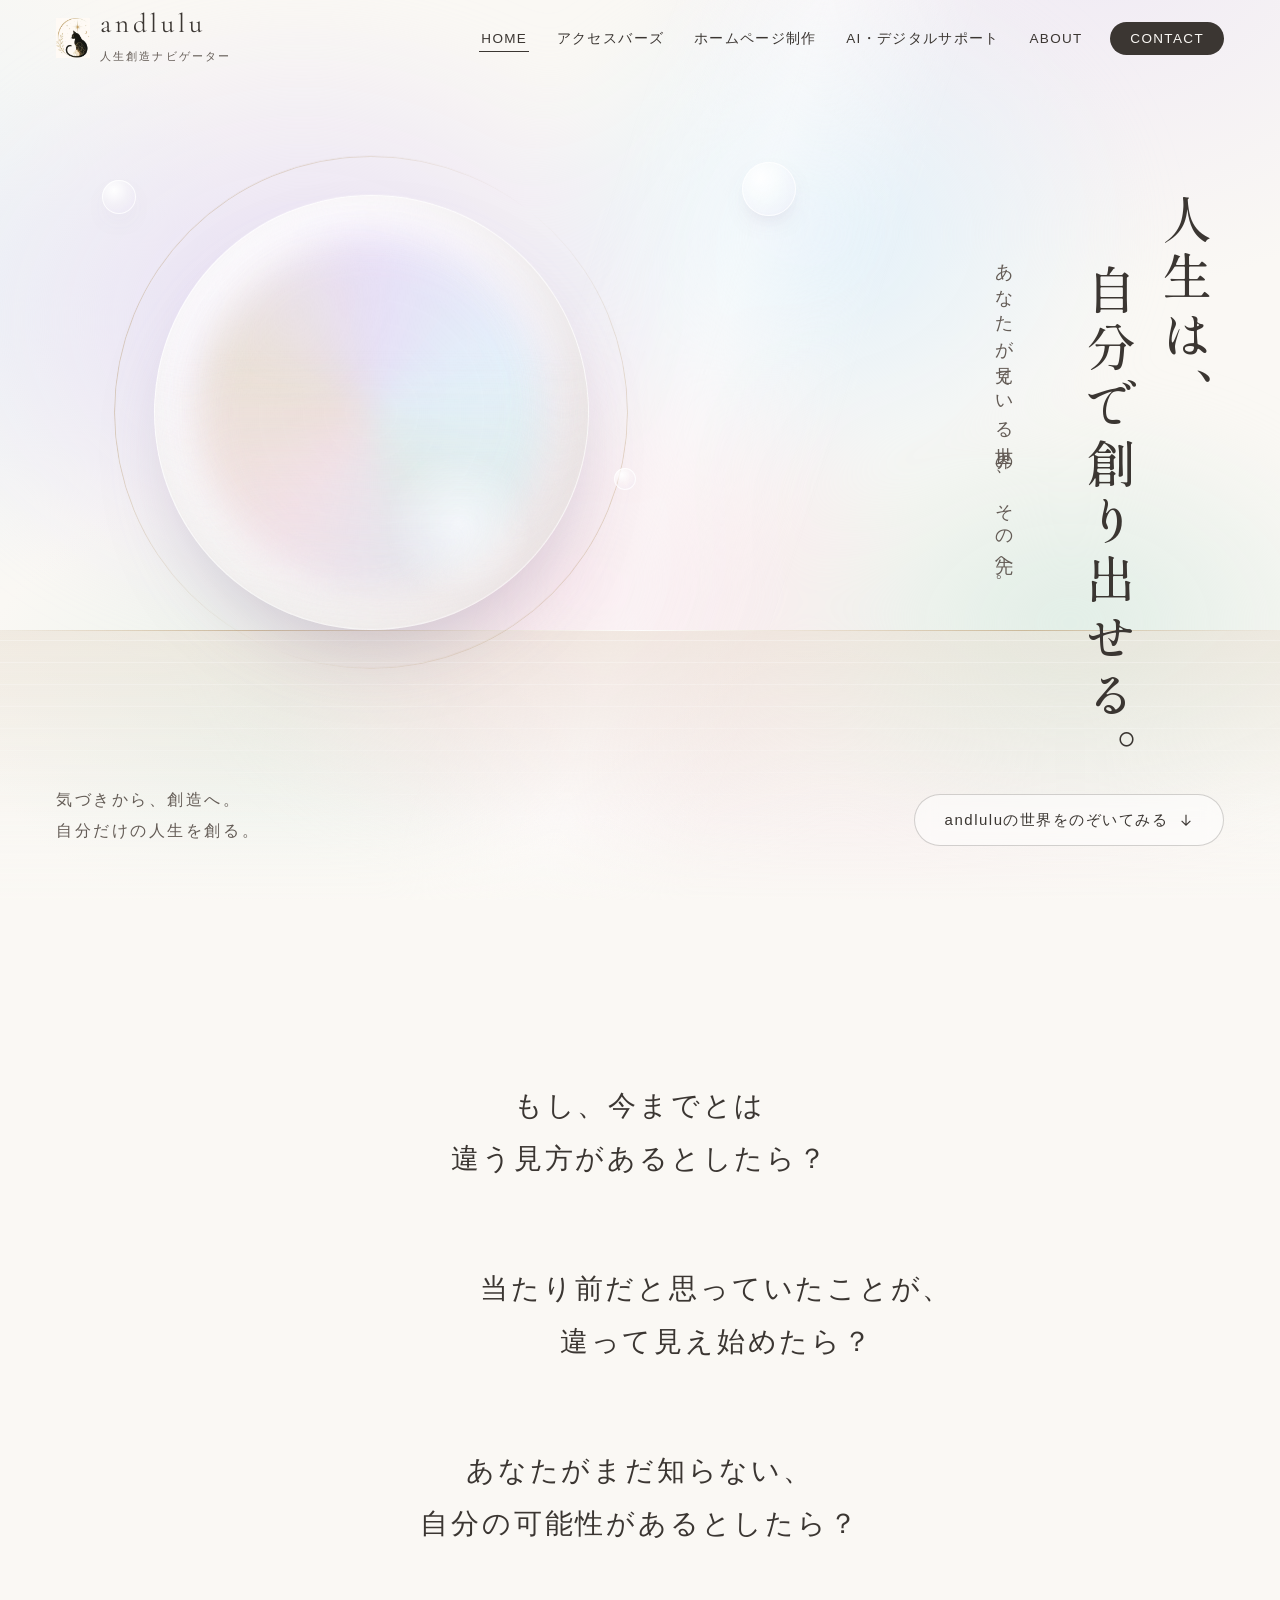
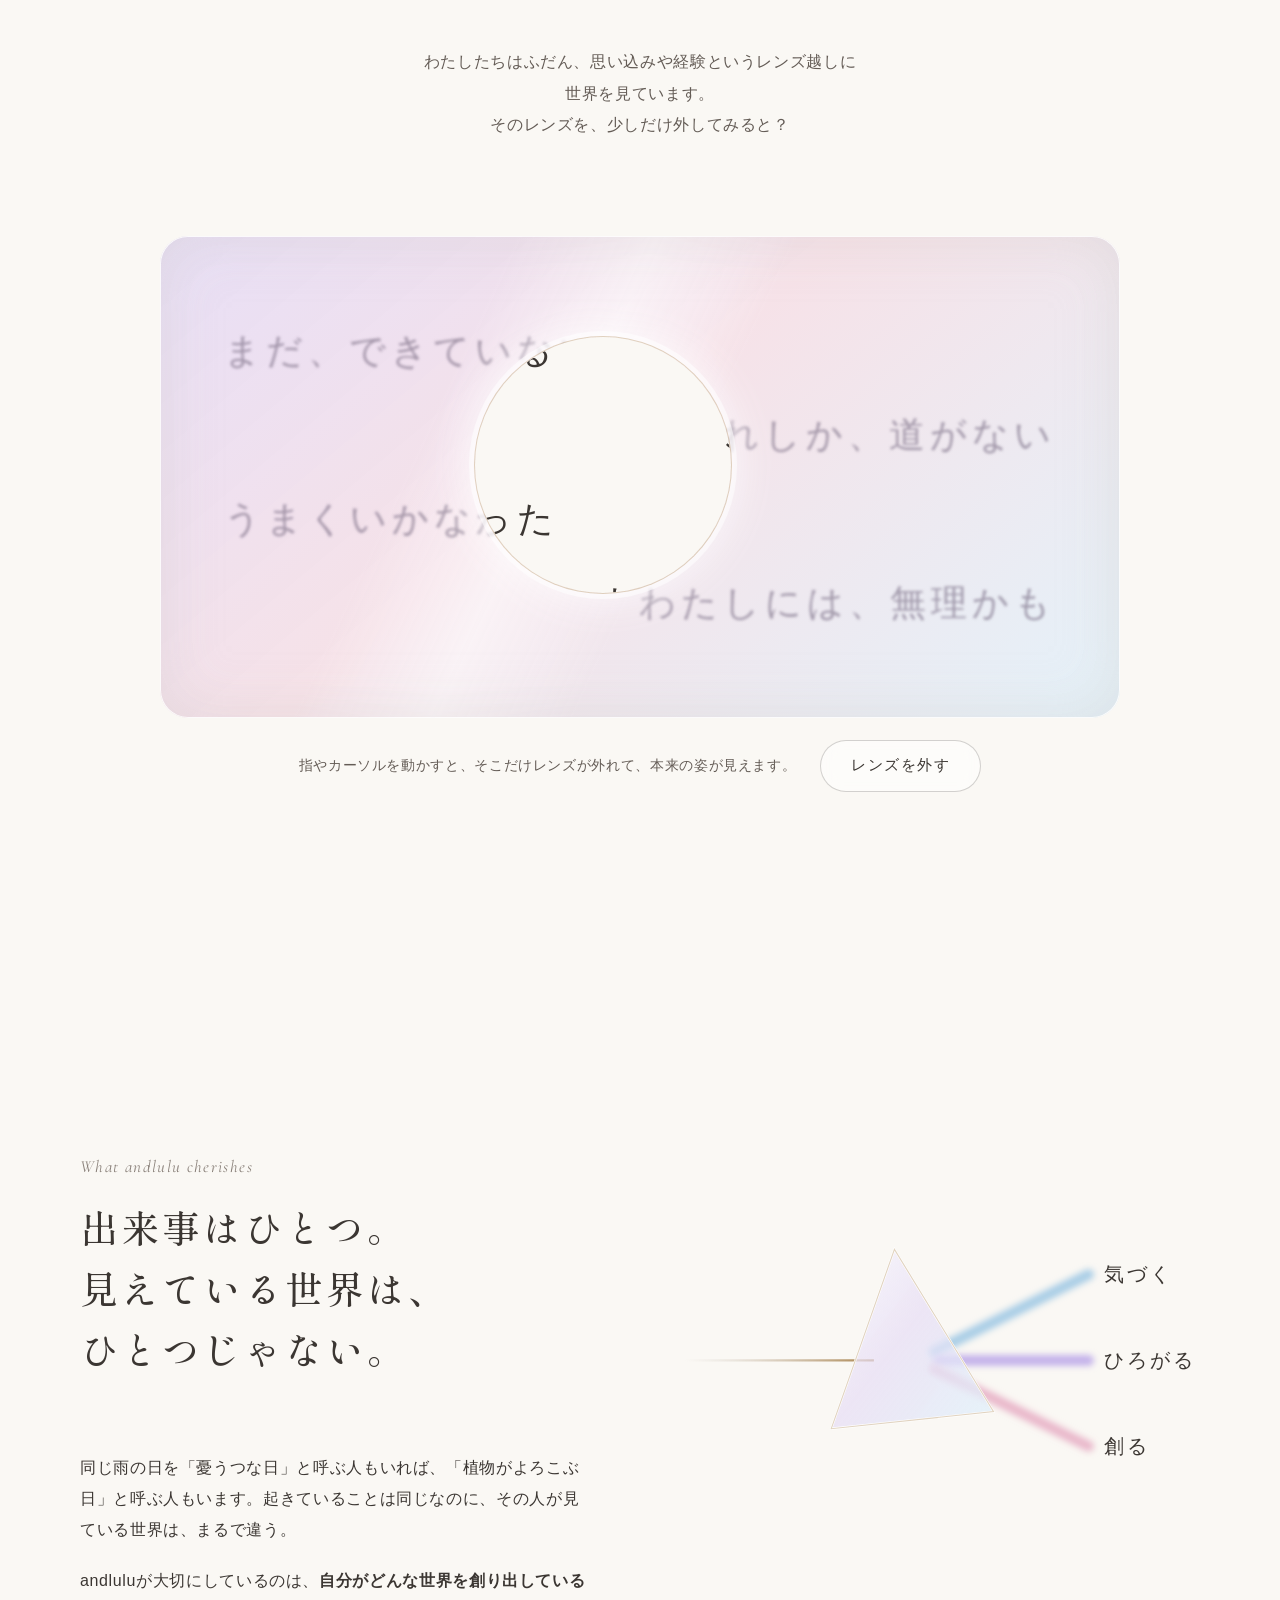
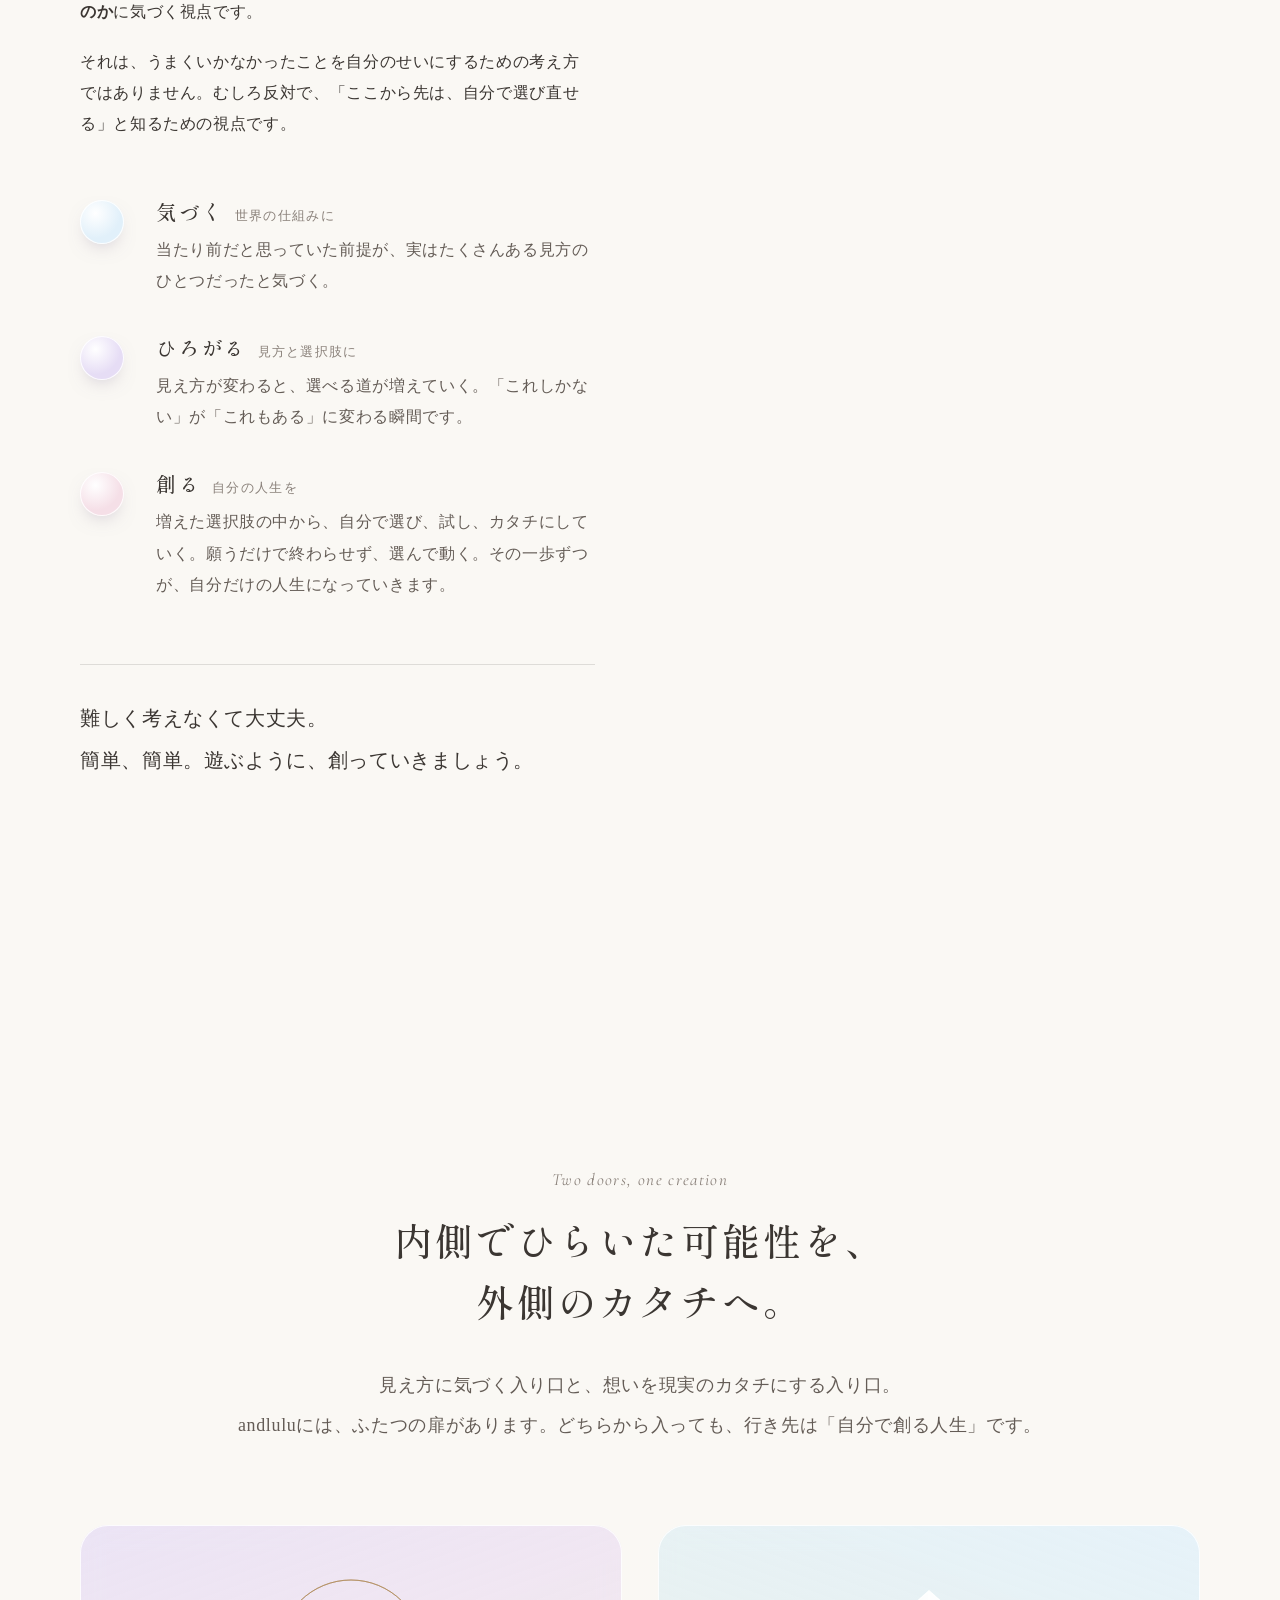
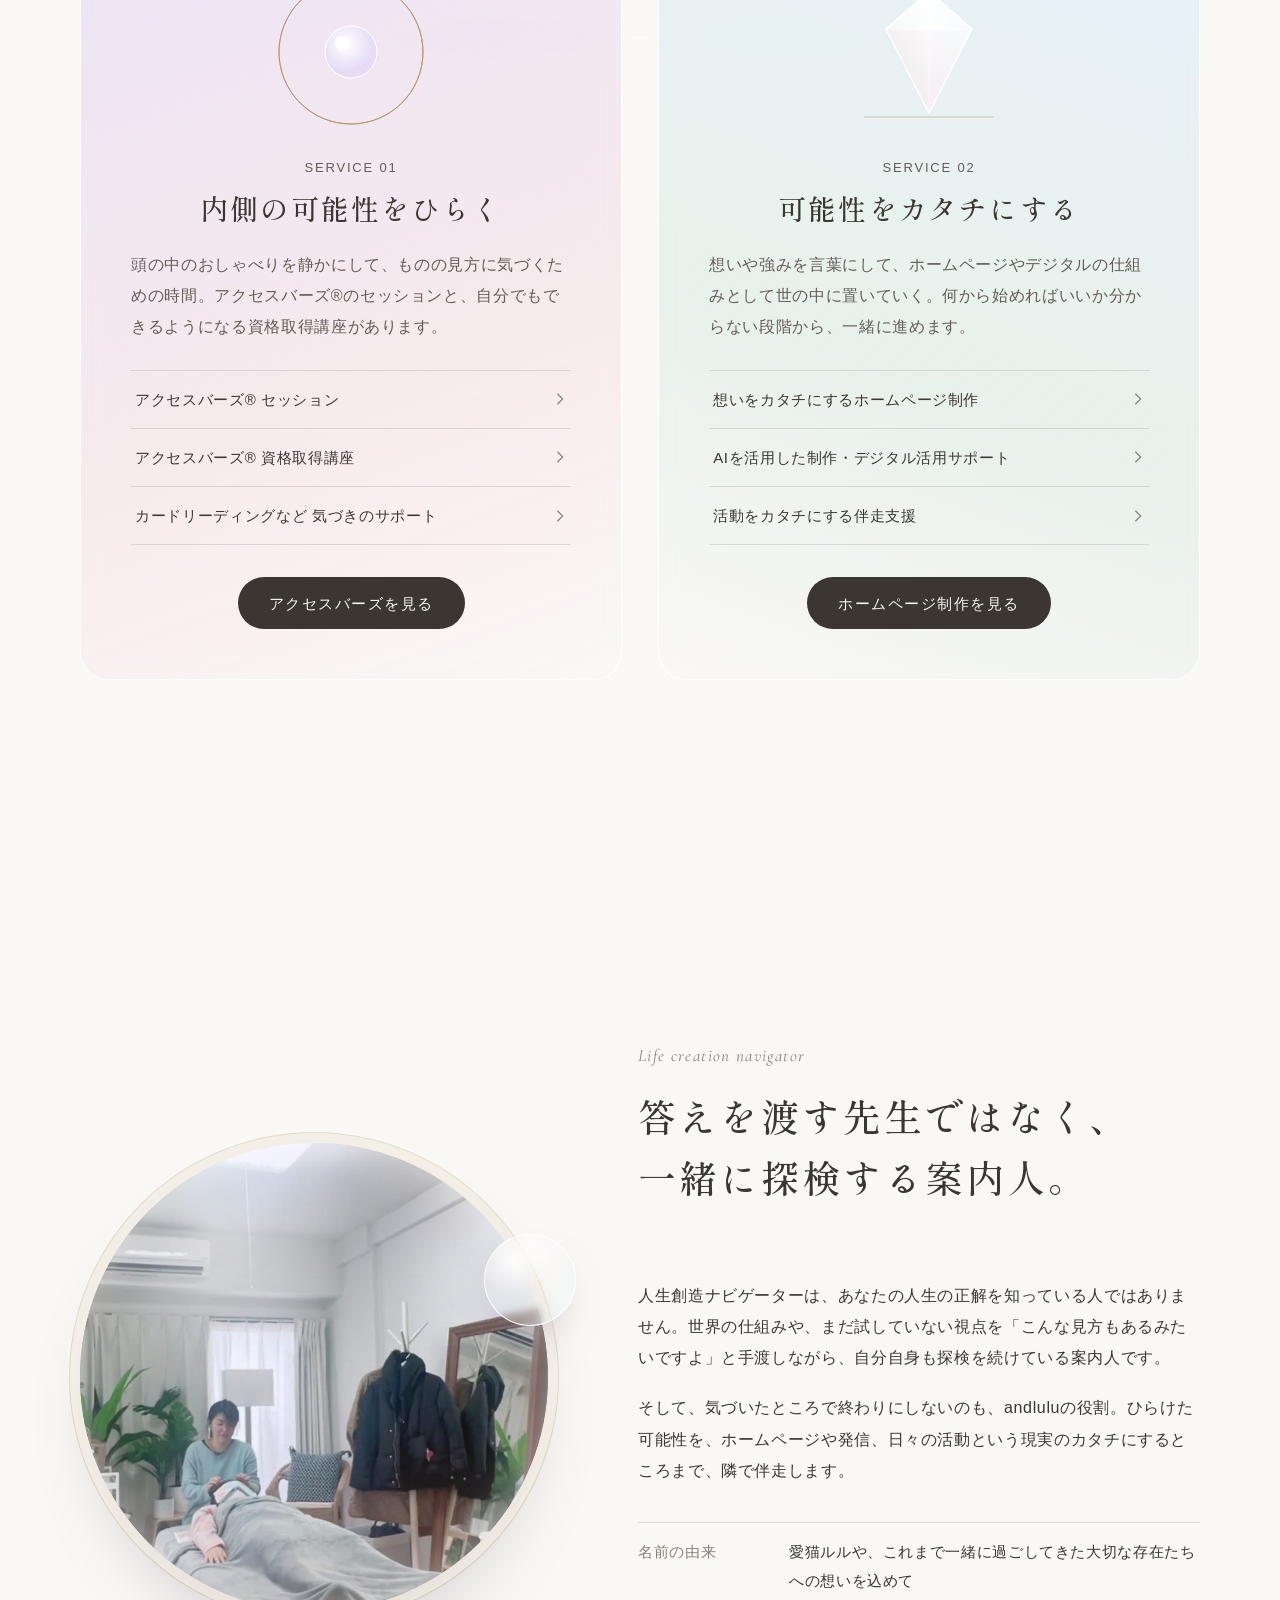
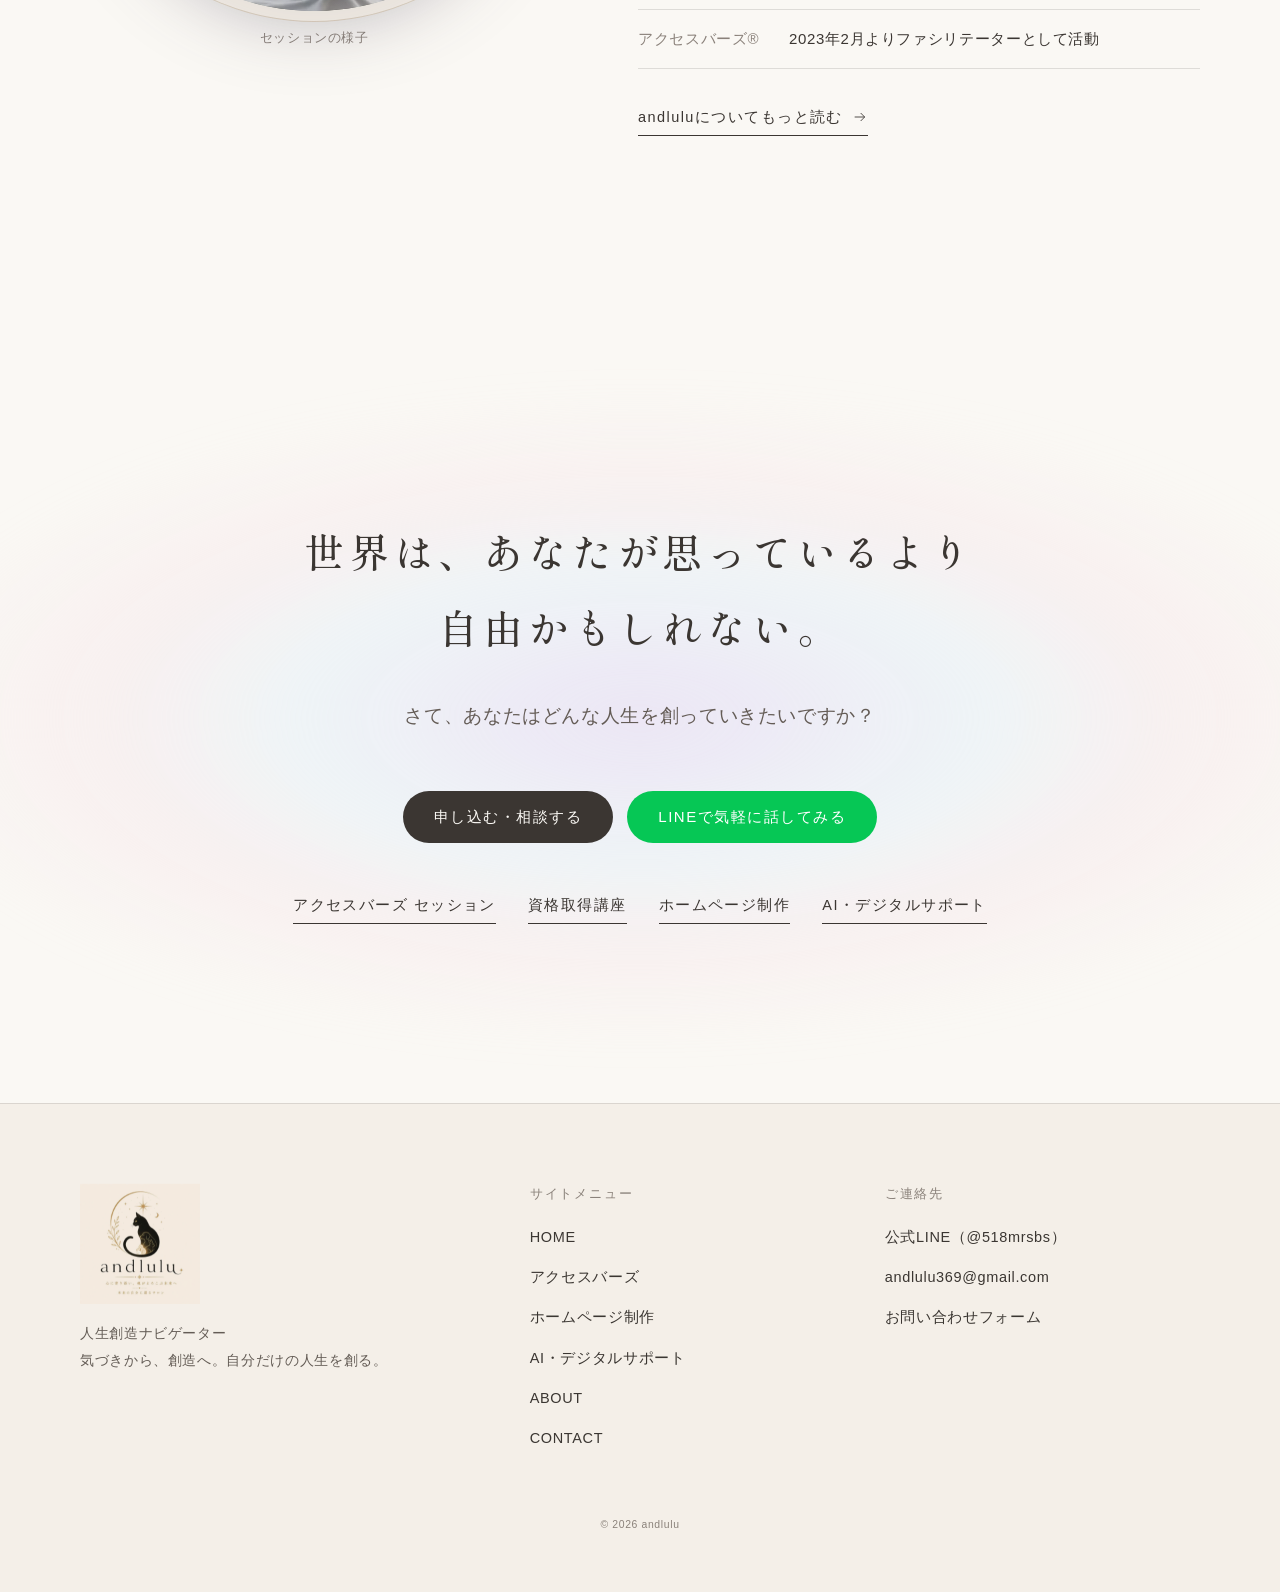
<file: index.html>
<!doctype html>
<html lang="ja" class="no-js">
<head>
<meta charset="utf-8">
<meta name="viewport" content="width=device-width, initial-scale=1">
<title>andlulu｜人生は、自分で創り出せる。 人生創造ナビゲーター</title>
<meta name="description" content="andlulu（アンドルル）は「気づきから、創造へ。」をテーマに、アクセスバーズ®のセッション・資格取得講座と、想いをカタチにするホームページ制作・AIデジタルサポートを届ける人生創造ナビゲーターです。">
<meta name="google-site-verification" content="Qz6CUQPBAnaS6RnfsUXxHTg4-sfWUvk1dBZ28GUoZXY">
<link rel="canonical" href="https://andlulu369.github.io/andlulu/">
<meta name="theme-color" content="#FAF8F4">
<meta property="og:type" content="website">
<meta property="og:site_name" content="andlulu">
<meta property="og:title" content="andlulu｜人生は、自分で創り出せる。 人生創造ナビゲーター">
<meta property="og:description" content="andlulu（アンドルル）は「気づきから、創造へ。」をテーマに、アクセスバーズ®のセッション・資格取得講座と、想いをカタチにするホームページ制作・AIデジタルサポートを届ける人生創造ナビゲーターです。">
<meta property="og:url" content="https://andlulu369.github.io/andlulu/">
<meta property="og:image" content="https://andlulu369.github.io/andlulu/assets/img/ogp.jpg">
<meta property="og:locale" content="ja_JP">
<meta name="twitter:card" content="summary_large_image">
<link rel="icon" href="assets/img/favicon.png" type="image/png">
<link rel="apple-touch-icon" href="assets/img/apple-touch-icon.png">
<link rel="preconnect" href="https://fonts.googleapis.com">
<link rel="preconnect" href="https://fonts.gstatic.com" crossorigin>
<link rel="stylesheet" href="https://fonts.googleapis.com/css2?family=Cormorant+Garamond:ital,wght@0,400;1,400&family=Shippori+Mincho+B1:wght@500&family=Zen+Kaku+Gothic+New:wght@400;500&display=swap">
<link rel="stylesheet" href="assets/css/style.css">
<script src="assets/js/main.js" defer></script>
</head>
<body class="">
<a class="skip-link" href="#main">本文へ移動</a>
<div class="ambient" aria-hidden="true"></div>
<header class="site-header">
  <div class="header-inner">
    <a class="brand" href="index.html" aria-label="andlulu ホームへ">
      <img src="assets/img/mark.webp" alt="" width="34" height="40">
      <span><span class="brand-name">andlulu</span><span class="brand-role">人生創造ナビゲーター</span></span>
    </a>
    <button class="menu-toggle" type="button" aria-expanded="false" aria-controls="global-nav" aria-label="メニューを開く"><span></span><span></span></button>
    <nav class="global-nav" id="global-nav" aria-label="メインメニュー">
      <ul>
        <li><a href="index.html" aria-current="page">HOME</a></li><li><a href="access-bars.html">アクセスバーズ</a></li><li><a href="web.html">ホームページ制作</a></li><li><a href="ai-support.html">AI・デジタルサポート</a></li><li><a href="about.html">ABOUT</a></li><li><a class="nav-contact" href="contact.html">CONTACT</a></li>
      </ul>
    </nav>
  </div>
</header>

<main id="main">

<!-- ============ SECTION 01: ファーストビュー ============ -->
<section class="hero" aria-labelledby="hero-title">
  <div class="hero-stage" aria-hidden="true">
    <div class="aurora"></div>
    <div class="light-beam"></div>
    <div class="water"></div>
    <div class="horizon"></div>
    <div class="orb-wrap">
      <div class="orb"><div class="orb-body"></div><div class="orb-ring"></div></div>
      <div class="orb-reflection"><div class="orb"><div class="orb-body"></div></div></div>
    </div>
    <span class="shard shard--1"></span><span class="shard shard--2"></span><span class="shard shard--3"></span>
  </div>

  <div class="hero-inner">
    <div class="hero-copy">
      <h1 class="hero-title" id="hero-title">
        <span class="visually-hidden">人生は、自分で創り出せる。</span>
        <span class="line" aria-hidden="true">人生は、</span><span class="line" aria-hidden="true">自分で創り出せる。</span>
      </h1>
      <p class="hero-sub">あなたが見ている世界の、その先へ。</p>
    </div>
  </div>

  <div class="hero-foot">
    <p class="hero-concept">気づきから、創造へ。<br>自分だけの人生を創る。</p>
    <a class="btn btn--glass" href="#questions">andluluの世界をのぞいてみる
      <svg class="arrow-down" viewBox="0 0 16 16" aria-hidden="true"><path d="M8 2v12M3 9l5 5 5-5" fill="none" stroke="currentColor" stroke-width="1.3"/></svg>
    </a>
  </div>
</section>

<!-- ============ SECTION 02: 世界の見え方が変わる問い ============ -->
<section class="section questions" id="questions" aria-labelledby="q-title">
  <div class="wrap">
    <h2 class="visually-hidden" id="q-title">世界の見え方が変わる問い</h2>
    <ul class="question-list">
      <li class="reveal">もし、今までとは<br>違う見方があるとしたら？</li>
      <li class="reveal">当たり前だと思っていたことが、<br>違って見え始めたら？</li>
      <li class="reveal">あなたがまだ知らない、<br>自分の可能性があるとしたら？</li>
    </ul>

    <p class="questions-after reveal">わたしたちはふだん、<br class="sp">思い込みや経験というレンズ越しに<br>世界を見ています。<br>そのレンズを、少しだけ外してみると？</p>

    <div class="lens-field reveal" aria-describedby="lens-help">
      <div class="lens-layer lens-layer--through" aria-hidden="true">
        <p>まだ、できていない</p><p>これしか、道がない</p><p>うまくいかなかった</p><p>わたしには、無理かも</p>
      </div>
      <div class="lens-layer lens-layer--bare" aria-hidden="true">
        <p>これから、創れる</p><p>ここから、選べる</p><p>ひとつ、わかった</p><p>まだ、試していないだけ</p>
      </div>
      <div class="lens-ring" aria-hidden="true"></div>
      <ul class="visually-hidden">
        <li>レンズ越しには「まだ、できていない」。レンズを外すと「これから、創れる」。</li><li>レンズ越しには「これしか、道がない」。レンズを外すと「ここから、選べる」。</li><li>レンズ越しには「うまくいかなかった」。レンズを外すと「ひとつ、わかった」。</li><li>レンズ越しには「わたしには、無理かも」。レンズを外すと「まだ、試していないだけ」。</li>
      </ul>
    </div>
    <div class="lens-controls">
      <p id="lens-help">指やカーソルを動かすと、そこだけレンズが外れて、本来の姿が見えます。</p>
      <button class="btn btn--glass" type="button" data-lens-unveil aria-pressed="false">レンズを外す</button>
    </div>
  </div>
</section>

<!-- ============ SECTION 03: andluluが大切にしていること ============ -->
<section class="section philosophy" id="philosophy" aria-labelledby="ph-title">
  <div class="wrap philosophy-grid">
    <div class="philosophy-text">
      <div class="section-head reveal">
        <span class="latin" lang="en">What andlulu cherishes</span>
        <h2 class="section-title" id="ph-title">出来事はひとつ。<br>見えている世界は、<br>ひとつじゃない。</h2>
      </div>
      <div class="reveal">
        <p>同じ雨の日を「憂うつな日」と呼ぶ人もいれば、「植物がよろこぶ日」と呼ぶ人もいます。起きていることは同じなのに、その人が見ている世界は、まるで違う。</p>
        <p>andluluが大切にしているのは、<strong>自分がどんな世界を創り出しているのか</strong>に気づく視点です。</p>
        <p>それは、うまくいかなかったことを自分のせいにするための考え方ではありません。むしろ反対で、「ここから先は、自分で選び直せる」と知るための視点です。</p>
      </div>
      <ol class="steps">
        <li class="reveal"><span class="step-mark" aria-hidden="true"></span><h3>気づく<small>世界の仕組みに</small></h3><p>当たり前だと思っていた前提が、実はたくさんある見方のひとつだったと気づく。</p></li>
        <li class="reveal"><span class="step-mark" aria-hidden="true"></span><h3>ひろがる<small>見方と選択肢に</small></h3><p>見え方が変わると、選べる道が増えていく。「これしかない」が「これもある」に変わる瞬間です。</p></li>
        <li class="reveal"><span class="step-mark" aria-hidden="true"></span><h3>創る<small>自分の人生を</small></h3><p>増えた選択肢の中から、自分で選び、試し、カタチにしていく。願うだけで終わらせず、選んで動く。その一歩ずつが、自分だけの人生になっていきます。</p></li>
      </ol>
      <p class="easy-line reveal">難しく考えなくて大丈夫。<br>簡単、簡単。<br class="sp">遊ぶように、創っていきましょう。</p>
    </div>
    <figure class="prism-figure"><svg viewBox="0 0 480 380" role="img" aria-labelledby="prism-title prism-desc">
  <title id="prism-title">ひとすじの光が、プリズムで三つの光に分かれる図</title>
  <desc id="prism-desc">左から入ったひとつの光が、三角形のプリズムを通って「気づく」「ひろがる」「創る」の三つの光に分かれていきます。</desc>
  <defs>
    <linearGradient id="prism-fill" x1="0" y1="0" x2="1" y2="1">
      <stop offset="0" stop-color="#FFFFFF" stop-opacity=".95"/>
      <stop offset=".5" stop-color="#E6DDF5" stop-opacity=".7"/>
      <stop offset="1" stop-color="#E1F0FA" stop-opacity=".8"/>
    </linearGradient>
    <linearGradient id="beam-in" gradientUnits="userSpaceOnUse" x1="0" y1="0" x2="176" y2="0"><stop offset="0" stop-color="#C9C2BC" stop-opacity="0"/><stop offset="1" stop-color="#A9824A"/></linearGradient>
    <filter id="soft" filterUnits="userSpaceOnUse" x="180" y="80" width="230" height="230"><feGaussianBlur stdDeviation="3"/></filter>
  </defs>
  <path class="beam-path" d="M0 196 L176 196" stroke="url(#beam-in)" stroke-width="2" fill="none"/>
  <g>
    <path class="beam-path" d="M232 188 L376 116" stroke="#A9CDE6" stroke-width="10" stroke-linecap="round" fill="none" filter="url(#soft)"/>
    <path class="beam-path" d="M236 196 L376 196" stroke="#C3B1EA" stroke-width="10" stroke-linecap="round" fill="none" filter="url(#soft)"/>
    <path class="beam-path" d="M232 204 L376 276" stroke="#E9B8CB" stroke-width="10" stroke-linecap="round" fill="none" filter="url(#soft)"/>
  </g>
  <path d="M206 92 L282 252 L130 252 Z" transform="rotate(-6 206 196)" fill="url(#prism-fill)" stroke="#FFFFFF" stroke-width="2"/>
  <path d="M206 92 L282 252 L130 252 Z" transform="rotate(-6 206 196)" fill="none" stroke="#A9824A" stroke-opacity=".35"/>
  <g font-family="'Shippori Mincho B1', serif" font-size="19" fill="#3B3632" letter-spacing="3">
    <text x="390" y="122">気づく</text>
    <text x="390" y="202">ひろがる</text>
    <text x="390" y="282">創る</text>
  </g>
</svg></figure>
  </div>
</section>

<!-- ============ SECTION 04: 2つのサービス ============ -->
<section class="section services" id="services" aria-labelledby="sv-title">
  <div class="wrap">
    <div class="services-bridge section-head reveal">
      <span class="latin" lang="en">Two doors, one creation</span>
      <h2 class="section-title" id="sv-title">内側でひらいた可能性を、<br>外側のカタチへ。</h2>
      <p class="lead">見え方に気づく入り口と、想いを現実のカタチにする入り口。<br>andluluには、ふたつの扉があります。どちらから入っても、行き先は「自分で創る人生」です。</p>
    </div>

    <div class="service-pair">
      <article class="service service--inner reveal" aria-labelledby="sv1">
        <div class="service-visual"><svg viewBox="0 0 150 150" aria-hidden="true">
  <defs><radialGradient id="g-in" cx="40%" cy="35%"><stop offset="0" stop-color="#fff"/><stop offset="1" stop-color="#E6DDF5"/></radialGradient></defs>
  <g class="ripple" fill="none" stroke="#A9824A" stroke-opacity=".45" stroke-width="1"><circle cx="75" cy="75" r="72"/><circle cx="75" cy="75" r="72"/><circle cx="75" cy="75" r="72"/></g>
  <circle cx="75" cy="75" r="26" fill="url(#g-in)" stroke="#fff"/>
  <circle cx="66" cy="66" r="7" fill="#fff" opacity=".9"/>
</svg></div>
        <p class="service-kicker">SERVICE 01</p>
        <h3 id="sv1">内側の可能性をひらく</h3>
        <p class="service-desc">頭の中のおしゃべりを静かにして、ものの見方に気づくための時間。アクセスバーズ®のセッションと、自分でもできるようになる資格取得講座があります。</p>
        <ul class="service-menu">
          <li><a href="access-bars.html#session"><span>アクセスバーズ® セッション</span><svg class="chev" viewBox="0 0 16 16" aria-hidden="true"><path d="M5 2l6 6-6 6" fill="none" stroke="currentColor" stroke-width="1.4"/></svg></a></li>
          <li><a href="access-bars.html#course"><span>アクセスバーズ® 資格取得講座</span><svg class="chev" viewBox="0 0 16 16" aria-hidden="true"><path d="M5 2l6 6-6 6" fill="none" stroke="currentColor" stroke-width="1.4"/></svg></a></li>
          <li><a href="access-bars.html#reading"><span>カードリーディングなど 気づきのサポート</span><svg class="chev" viewBox="0 0 16 16" aria-hidden="true"><path d="M5 2l6 6-6 6" fill="none" stroke="currentColor" stroke-width="1.4"/></svg></a></li>
        </ul>
        <a class="btn btn--solid" href="access-bars.html">アクセスバーズを見る</a>
      </article>

      <article class="service service--form reveal" aria-labelledby="sv2">
        <div class="service-visual"><svg viewBox="0 0 150 150" aria-hidden="true">
  <defs>
    <linearGradient id="g-c1" x1="0" y1="0" x2="1" y2="1"><stop offset="0" stop-color="#fff"/><stop offset="1" stop-color="#E1F0FA"/></linearGradient>
    <linearGradient id="g-c2" x1="1" y1="0" x2="0" y2="1"><stop offset="0" stop-color="#fff"/><stop offset="1" stop-color="#DDECE4"/></linearGradient>
    <linearGradient id="g-c3" x1="0" y1="1" x2="1" y2="0"><stop offset="0" stop-color="#F5DFE7"/><stop offset="1" stop-color="#fff"/></linearGradient>
  </defs>
  <g class="crystal" stroke="#fff" stroke-width="1.2" stroke-linejoin="round">
    <path d="M75 14 L118 52 L75 136 Z" fill="url(#g-c1)"/>
    <path d="M75 14 L32 52 L75 136 Z" fill="url(#g-c2)"/>
    <path d="M32 52 L118 52 L75 136 Z" fill="url(#g-c3)" opacity=".55"/>
    <path d="M75 14 L32 52 L118 52 Z" fill="#fff" opacity=".6"/>
  </g>
  <path d="M10 140 H140" stroke="#A9824A" stroke-opacity=".45"/>
</svg></div>
        <p class="service-kicker">SERVICE 02</p>
        <h3 id="sv2">可能性をカタチにする</h3>
        <p class="service-desc">想いや強みを言葉にして、ホームページやデジタルの仕組みとして世の中に置いていく。何から始めればいいか分からない段階から、一緒に進めます。</p>
        <ul class="service-menu">
          <li><a href="web.html"><span>想いをカタチにするホームページ制作</span><svg class="chev" viewBox="0 0 16 16" aria-hidden="true"><path d="M5 2l6 6-6 6" fill="none" stroke="currentColor" stroke-width="1.4"/></svg></a></li>
          <li><a href="ai-support.html#ai"><span>AIを活用した制作・デジタル活用サポート</span><svg class="chev" viewBox="0 0 16 16" aria-hidden="true"><path d="M5 2l6 6-6 6" fill="none" stroke="currentColor" stroke-width="1.4"/></svg></a></li>
          <li><a href="ai-support.html#companion"><span>活動をカタチにする伴走支援</span><svg class="chev" viewBox="0 0 16 16" aria-hidden="true"><path d="M5 2l6 6-6 6" fill="none" stroke="currentColor" stroke-width="1.4"/></svg></a></li>
        </ul>
        <a class="btn btn--solid" href="web.html">ホームページ制作を見る</a>
      </article>
    </div>
  </div>
</section>

<!-- ============ SECTION 05: 人生創造ナビゲーターについて ============ -->
<section class="section navigator" id="navigator" aria-labelledby="nv-title">
  <div class="wrap navigator-grid">
    <figure class="navigator-figure reveal">
      <div class="lens-photo"><picture><source srcset="assets/img/session.webp" type="image/webp"><img src="assets/img/session.jpg" alt="andluluのサロンで、横になった方にアクセスバーズのセッションをしている様子" width="720" height="720" loading="lazy"></picture></div>
      <span class="float-orb" aria-hidden="true"></span>
      <figcaption>セッションの様子</figcaption>
    </figure>
    <div class="navigator-text">
      <div class="section-head reveal">
        <span class="latin" lang="en">Life creation navigator</span>
        <h2 class="section-title" id="nv-title">答えを渡す先生ではなく、<br>一緒に探検する案内人。</h2>
      </div>
      <div class="reveal">
        <p>人生創造ナビゲーターは、あなたの人生の正解を知っている人ではありません。世界の仕組みや、まだ試していない視点を「こんな見方もあるみたいですよ」と手渡しながら、自分自身も探検を続けている案内人です。</p>
        <p>そして、気づいたところで終わりにしないのも、andluluの役割。ひらけた可能性を、ホームページや発信、日々の活動という現実のカタチにするところまで、隣で伴走します。</p>
      </div>
      <dl class="facts reveal">
        <div><dt>名前の由来</dt><dd>愛猫ルルや、これまで一緒に過ごしてきた大切な存在たちへの想いを込めて</dd></div>
        <div><dt>アクセスバーズ®</dt><dd>2023年2月よりファシリテーターとして活動</dd></div>
      </dl>
      <p style="margin-top:32px"><a class="text-link" href="about.html">andluluについてもっと読む <svg width="16" height="16" viewBox="0 0 24 24" aria-hidden="true"><path d="M4 12h15M13 6l6 6-6 6" fill="none" stroke="currentColor" stroke-width="1.3"/></svg></a></p>
    </div>
  </div>
</section>

<!-- ============ SECTION 06: 最後のメッセージとCTA ============ -->
<section class="section closing" id="start" aria-labelledby="cl-title">
  <div class="closing-veil" aria-hidden="true"></div>
  <div class="wrap--narrow">
    <h2 class="closing-copy reveal" id="cl-title">世界は、<br class="sp">あなたが思っているより<br>自由かもしれない。</h2>
    <p class="closing-ask reveal">さて、<br class="sp">あなたはどんな人生を<br class="sp">創っていきたいですか？</p>
    <div class="cta-row reveal">
      <a class="btn btn--solid" href="contact.html#form">申し込む・相談する</a>
      <a class="btn btn--line" href="https://line.me/R/ti/p/@518mrsbs" target="_blank" rel="noopener">LINEで気軽に話してみる</a>
    </div>
    <nav class="closing-links reveal" aria-label="サービスの詳細">
      <a class="text-link" href="access-bars.html#session">アクセスバーズ セッション</a>
      <a class="text-link" href="access-bars.html#course">資格取得講座</a>
      <a class="text-link" href="web.html">ホームページ制作</a>
      <a class="text-link" href="ai-support.html">AI・デジタルサポート</a>
    </nav>
  </div>
</section>

</main>

<footer class="site-footer">
  <div class="wrap footer-grid">
    <div class="footer-brand">
      <img src="assets/img/logo.webp" alt="andlulu" width="120" height="120" loading="lazy">
      <p>人生創造ナビゲーター<br>気づきから、創造へ。自分だけの人生を創る。</p>
    </div>
    <nav class="footer-nav" aria-label="フッターメニュー">
      <h2>サイトメニュー</h2>
      <ul>
        <li><a href="index.html">HOME</a></li>
        <li><a href="access-bars.html">アクセスバーズ</a></li>
        <li><a href="web.html">ホームページ制作</a></li>
        <li><a href="ai-support.html">AI・デジタルサポート</a></li>
        <li><a href="about.html">ABOUT</a></li>
        <li><a href="contact.html">CONTACT</a></li>
      </ul>
    </nav>
    <div class="footer-contact">
      <h2>ご連絡先</h2>
      <ul>
        <li><a href="https://line.me/R/ti/p/@518mrsbs" target="_blank" rel="noopener">公式LINE（@518mrsbs）</a></li>
        <li><a href="mailto:andlulu369@gmail.com">andlulu369@gmail.com</a></li>
        <li><a href="contact.html#form">お問い合わせフォーム</a></li>
      </ul>
    </div>
  </div>
  <p class="copyright"><small>&copy; 2026 andlulu</small></p>
</footer>
</body>
</html>
</file>
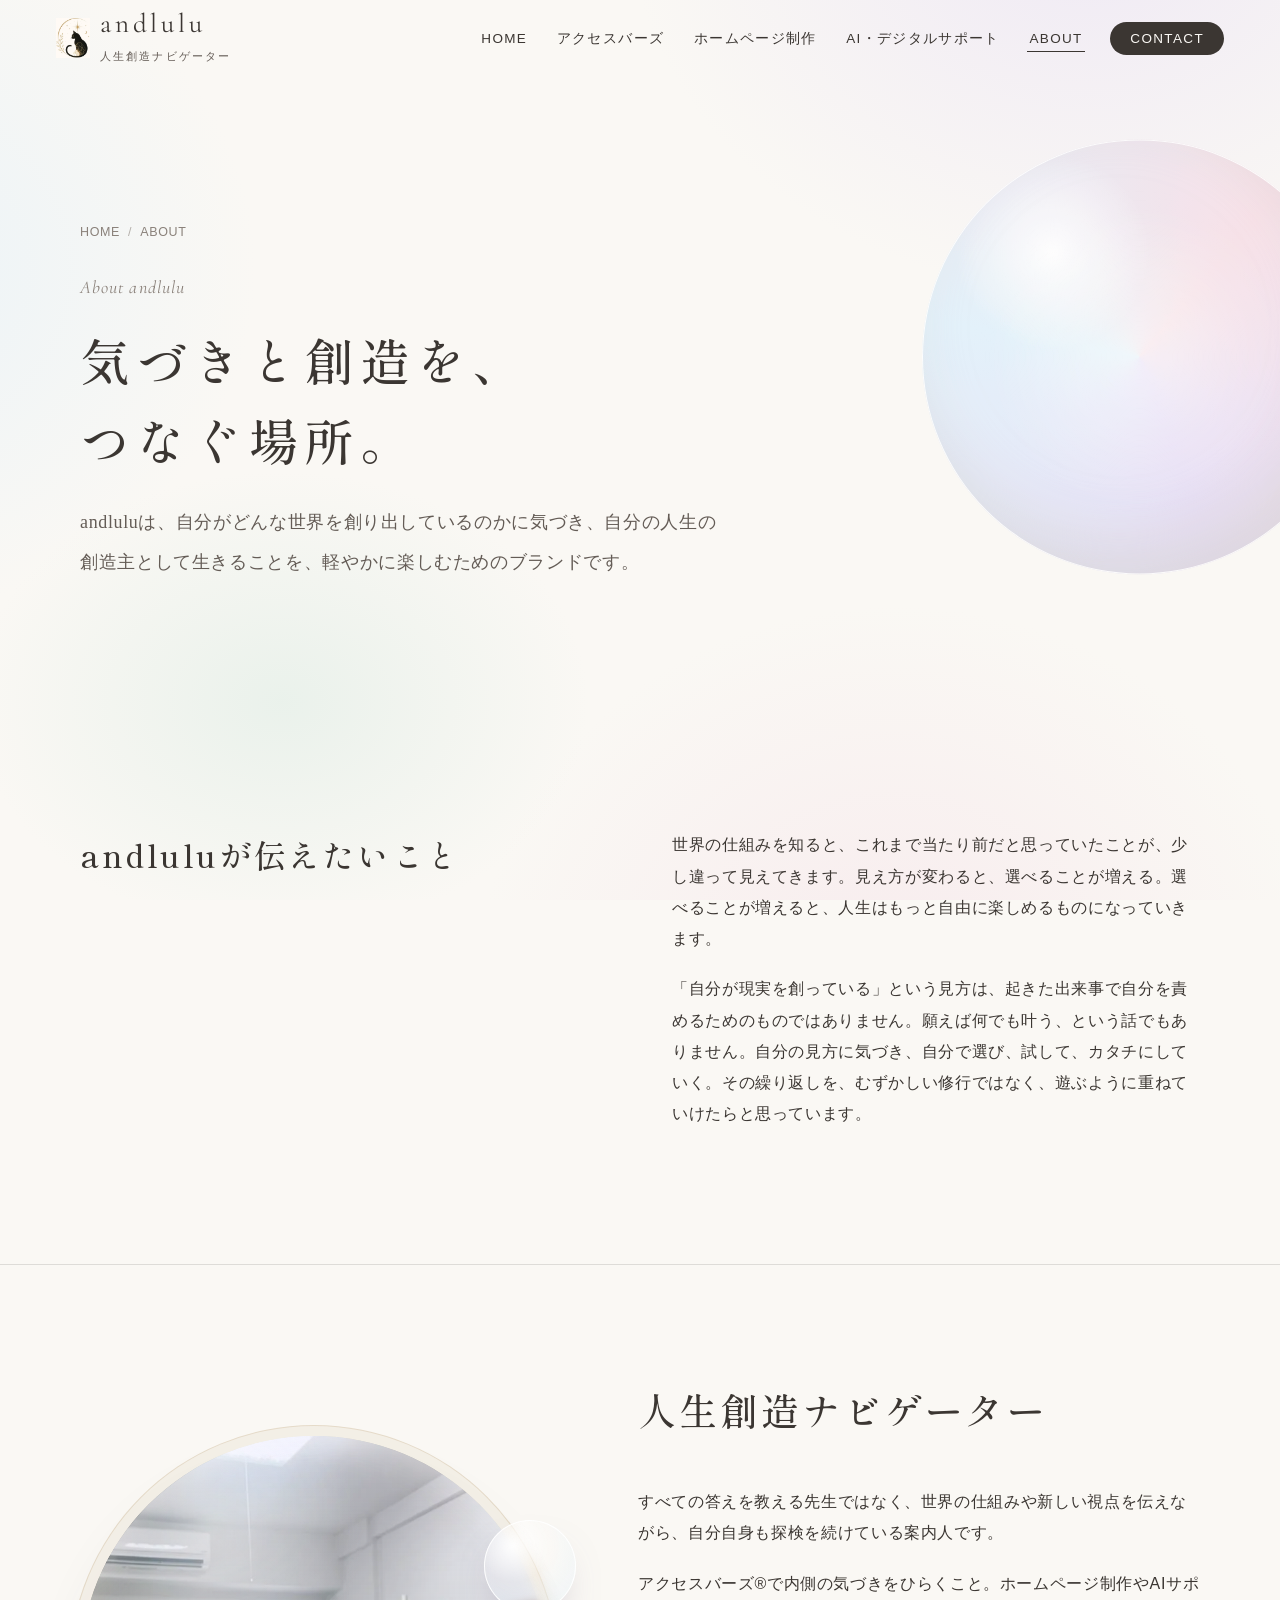
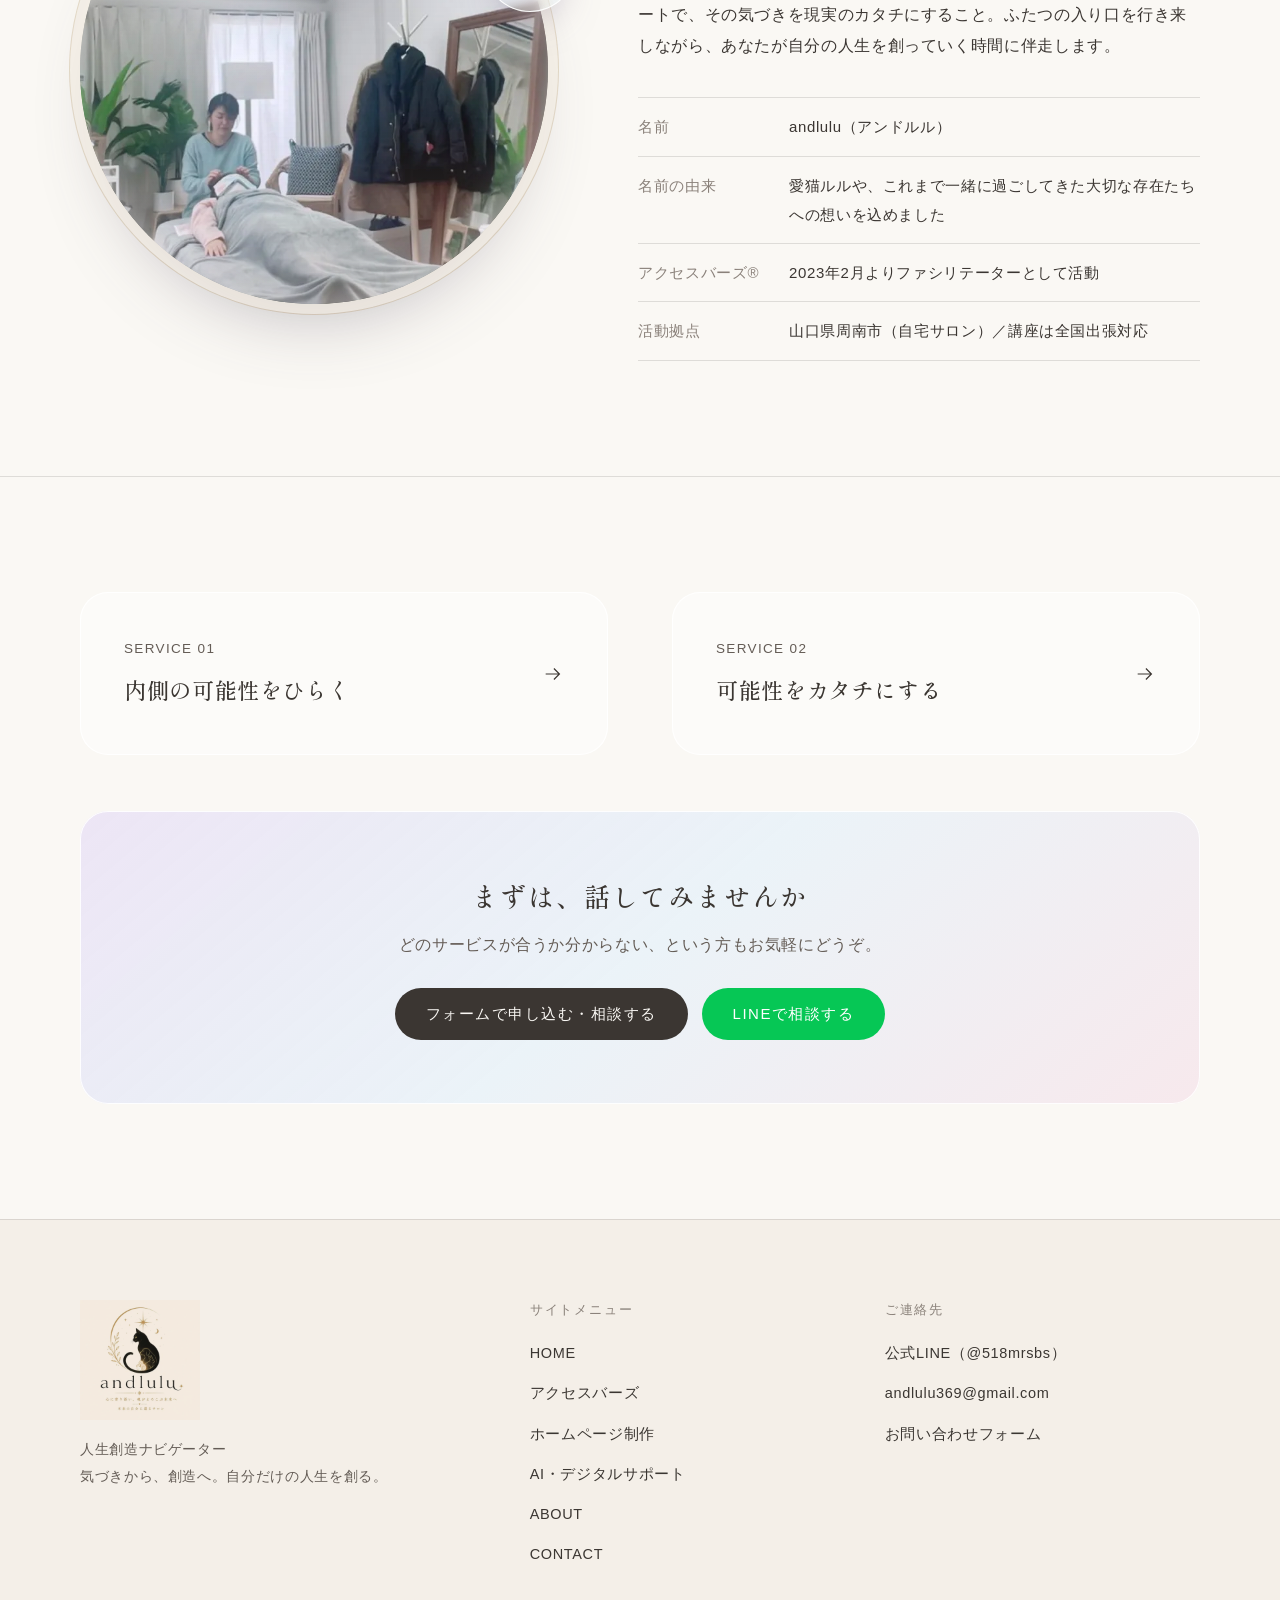
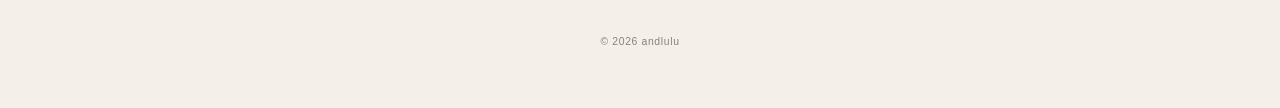
<file: about.html>
<!doctype html>
<html lang="ja" class="no-js">
<head>
<meta charset="utf-8">
<meta name="viewport" content="width=device-width, initial-scale=1">
<title>ABOUT｜andluluについて｜andlulu 人生創造ナビゲーター</title>
<meta name="description" content="andlulu（アンドルル）は、気づきと創造をつなぐ人生創造ナビゲーター。答えを渡す先生ではなく、世界の仕組みや新しい視点を手渡しながら、一緒に探検する案内人です。">
<meta name="google-site-verification" content="Qz6CUQPBAnaS6RnfsUXxHTg4-sfWUvk1dBZ28GUoZXY">
<link rel="canonical" href="https://andlulu369.github.io/andlulu/about.html">
<meta name="theme-color" content="#FAF8F4">
<meta property="og:type" content="article">
<meta property="og:site_name" content="andlulu">
<meta property="og:title" content="ABOUT｜andluluについて｜andlulu 人生創造ナビゲーター">
<meta property="og:description" content="andlulu（アンドルル）は、気づきと創造をつなぐ人生創造ナビゲーター。答えを渡す先生ではなく、世界の仕組みや新しい視点を手渡しながら、一緒に探検する案内人です。">
<meta property="og:url" content="https://andlulu369.github.io/andlulu/about.html">
<meta property="og:image" content="https://andlulu369.github.io/andlulu/assets/img/ogp.jpg">
<meta property="og:locale" content="ja_JP">
<meta name="twitter:card" content="summary_large_image">
<link rel="icon" href="assets/img/favicon.png" type="image/png">
<link rel="apple-touch-icon" href="assets/img/apple-touch-icon.png">
<link rel="preconnect" href="https://fonts.googleapis.com">
<link rel="preconnect" href="https://fonts.gstatic.com" crossorigin>
<link rel="stylesheet" href="https://fonts.googleapis.com/css2?family=Cormorant+Garamond:ital,wght@0,400;1,400&family=Shippori+Mincho+B1:wght@500&family=Zen+Kaku+Gothic+New:wght@400;500&display=swap">
<link rel="stylesheet" href="assets/css/style.css">
<script src="assets/js/main.js" defer></script>
</head>
<body class="">
<a class="skip-link" href="#main">本文へ移動</a>
<div class="ambient" aria-hidden="true"></div>
<header class="site-header">
  <div class="header-inner">
    <a class="brand" href="index.html" aria-label="andlulu ホームへ">
      <img src="assets/img/mark.webp" alt="" width="34" height="40">
      <span><span class="brand-name">andlulu</span><span class="brand-role">人生創造ナビゲーター</span></span>
    </a>
    <button class="menu-toggle" type="button" aria-expanded="false" aria-controls="global-nav" aria-label="メニューを開く"><span></span><span></span></button>
    <nav class="global-nav" id="global-nav" aria-label="メインメニュー">
      <ul>
        <li><a href="index.html">HOME</a></li><li><a href="access-bars.html">アクセスバーズ</a></li><li><a href="web.html">ホームページ制作</a></li><li><a href="ai-support.html">AI・デジタルサポート</a></li><li><a href="about.html" aria-current="page">ABOUT</a></li><li><a class="nav-contact" href="contact.html">CONTACT</a></li>
      </ul>
    </nav>
  </div>
</header>
<main id="main">
<section class="page-hero theme-about">
  <div class="page-hero-orb" aria-hidden="true"></div>
  <div class="wrap">
    <nav class="breadcrumbs" aria-label="現在地"><ol><li><a href="index.html">HOME</a></li><li aria-current="page">ABOUT</li></ol></nav>
    <span class="latin" lang="en">About andlulu</span>
    <h1>気づきと創造を、<br>つなぐ場所。</h1>
    <p class="lead">andluluは、自分がどんな世界を創り出しているのかに気づき、自分の人生の創造主として生きることを、軽やかに楽しむためのブランドです。</p>
    
  </div>
</section>

<section class="block" aria-labelledby="ab-c">
  <div class="wrap two-col">
    <div class="block-head reveal"><h2 id="ab-c">andluluが伝えたいこと</h2></div>
    <div class="prose reveal">
      <p>世界の仕組みを知ると、これまで当たり前だと思っていたことが、少し違って見えてきます。見え方が変わると、選べることが増える。選べることが増えると、人生はもっと自由に楽しめるものになっていきます。</p>
      <p>「自分が現実を創っている」という見方は、起きた出来事で自分を責めるためのものではありません。願えば何でも叶う、という話でもありません。自分の見方に気づき、自分で選び、試して、カタチにしていく。その繰り返しを、むずかしい修行ではなく、遊ぶように重ねていけたらと思っています。</p>
    </div>
  </div>
</section>

<section class="block" aria-labelledby="ab-n">
  <div class="wrap navigator-grid">
    <figure class="navigator-figure reveal">
      <div class="lens-photo"><picture><source srcset="assets/img/session.webp" type="image/webp"><img src="assets/img/session.jpg" alt="andluluのサロンで、アクセスバーズのセッションをしている様子" width="720" height="720" loading="lazy"></picture></div>
      <span class="float-orb" aria-hidden="true"></span>
    </figure>
    <div class="reveal">
      <h2 id="ab-n" class="section-title" style="margin-bottom:1.2em">人生創造ナビゲーター</h2>
      <p>すべての答えを教える先生ではなく、世界の仕組みや新しい視点を伝えながら、自分自身も探検を続けている案内人です。</p>
      <p>アクセスバーズ®で内側の気づきをひらくこと。ホームページ制作やAIサポートで、その気づきを現実のカタチにすること。ふたつの入り口を行き来しながら、あなたが自分の人生を創っていく時間に伴走します。</p>
      <dl class="facts">
        <div><dt>名前</dt><dd>andlulu（アンドルル）</dd></div>
        <div><dt>名前の由来</dt><dd>愛猫ルルや、これまで一緒に過ごしてきた大切な存在たちへの想いを込めました</dd></div>
        <div><dt>アクセスバーズ®</dt><dd>2023年2月よりファシリテーターとして活動</dd></div>
        <div><dt>活動拠点</dt><dd>山口県周南市（自宅サロン）／講座は全国出張対応</dd></div>
        <!-- 要追記：プロフィール・経歴・資格などを追加する場合はここに行を足してください -->
      </dl>
    </div>
  </div>
</section>

<section class="block">
  <div class="wrap">
    <div class="two-col">
      <a class="cross-link reveal" href="access-bars.html"><span><small>SERVICE 01</small><strong>内側の可能性をひらく</strong></span><svg viewBox="0 0 24 24" aria-hidden="true"><path d="M4 12h15M13 6l6 6-6 6" fill="none" stroke="currentColor" stroke-width="1.3"/></svg></a>
      <a class="cross-link reveal" href="web.html"><span><small>SERVICE 02</small><strong>可能性をカタチにする</strong></span><svg viewBox="0 0 24 24" aria-hidden="true"><path d="M4 12h15M13 6l6 6-6 6" fill="none" stroke="currentColor" stroke-width="1.3"/></svg></a>
    </div>
    <div class="cta-panel reveal">
  <h2>まずは、話してみませんか</h2>
  <p>どのサービスが合うか分からない、という方もお気軽にどうぞ。</p>
  <div class="cta-row">
    <a class="btn btn--solid" href="contact.html#form">フォームで申し込む・相談する</a>
    <a class="btn btn--line" href="https://line.me/R/ti/p/@518mrsbs" target="_blank" rel="noopener">LINEで相談する</a>
  </div>
</div>
  </div>
</section>
</main>

<footer class="site-footer">
  <div class="wrap footer-grid">
    <div class="footer-brand">
      <img src="assets/img/logo.webp" alt="andlulu" width="120" height="120" loading="lazy">
      <p>人生創造ナビゲーター<br>気づきから、創造へ。自分だけの人生を創る。</p>
    </div>
    <nav class="footer-nav" aria-label="フッターメニュー">
      <h2>サイトメニュー</h2>
      <ul>
        <li><a href="index.html">HOME</a></li>
        <li><a href="access-bars.html">アクセスバーズ</a></li>
        <li><a href="web.html">ホームページ制作</a></li>
        <li><a href="ai-support.html">AI・デジタルサポート</a></li>
        <li><a href="about.html">ABOUT</a></li>
        <li><a href="contact.html">CONTACT</a></li>
      </ul>
    </nav>
    <div class="footer-contact">
      <h2>ご連絡先</h2>
      <ul>
        <li><a href="https://line.me/R/ti/p/@518mrsbs" target="_blank" rel="noopener">公式LINE（@518mrsbs）</a></li>
        <li><a href="mailto:andlulu369@gmail.com">andlulu369@gmail.com</a></li>
        <li><a href="contact.html#form">お問い合わせフォーム</a></li>
      </ul>
    </div>
  </div>
  <p class="copyright"><small>&copy; 2026 andlulu</small></p>
</footer>
</body>
</html>
</file>
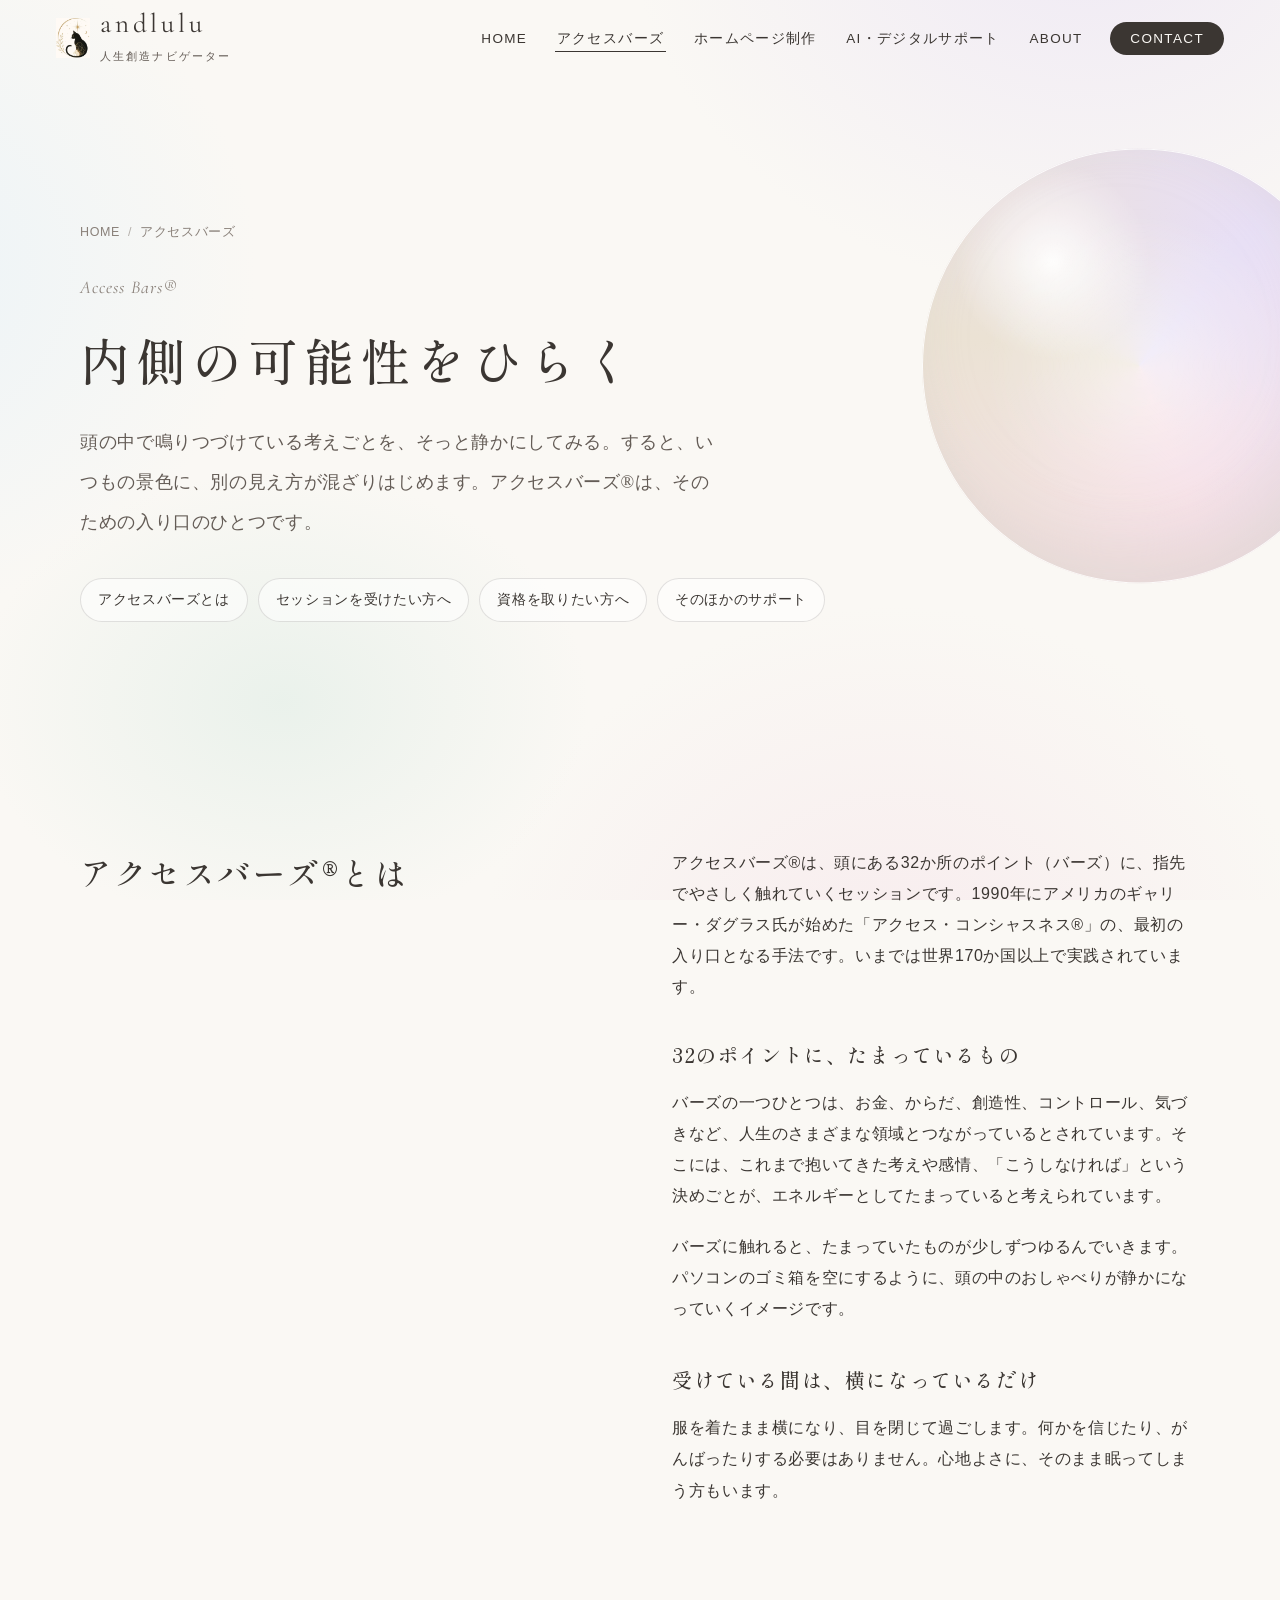
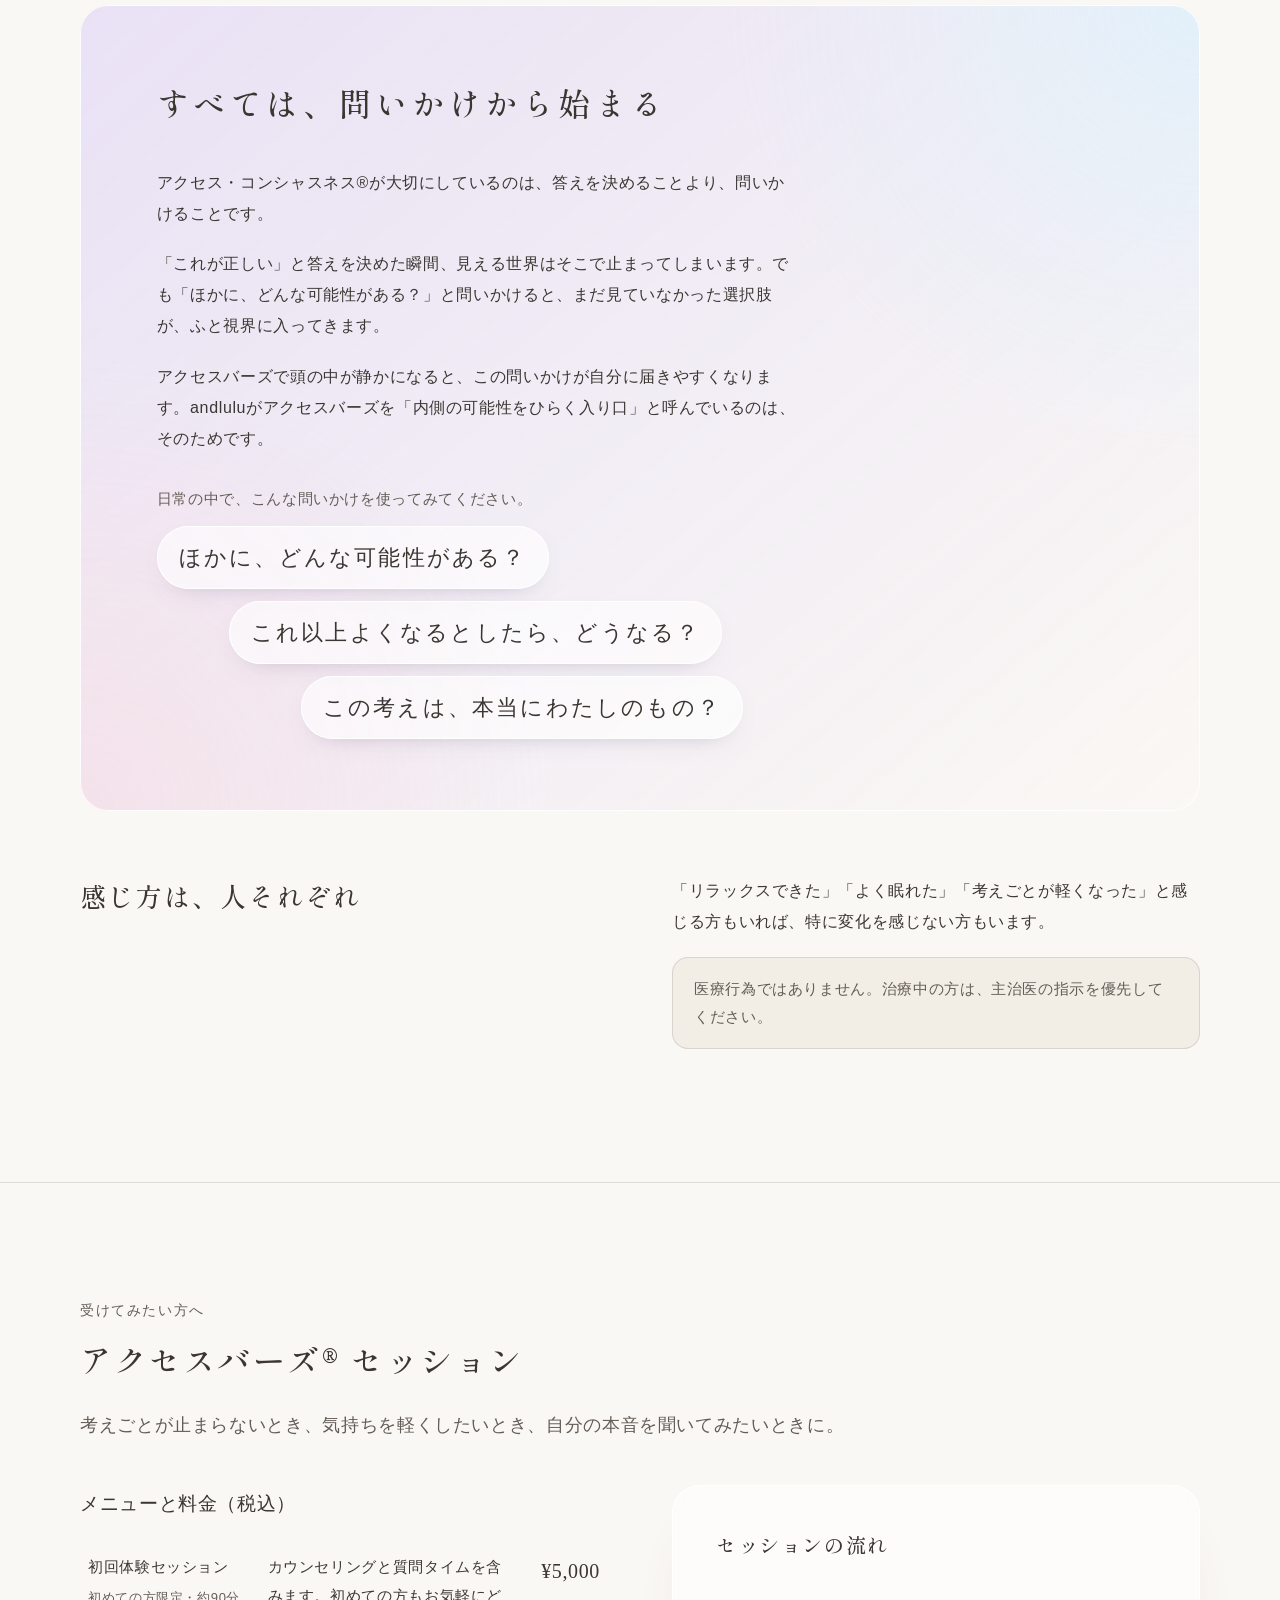
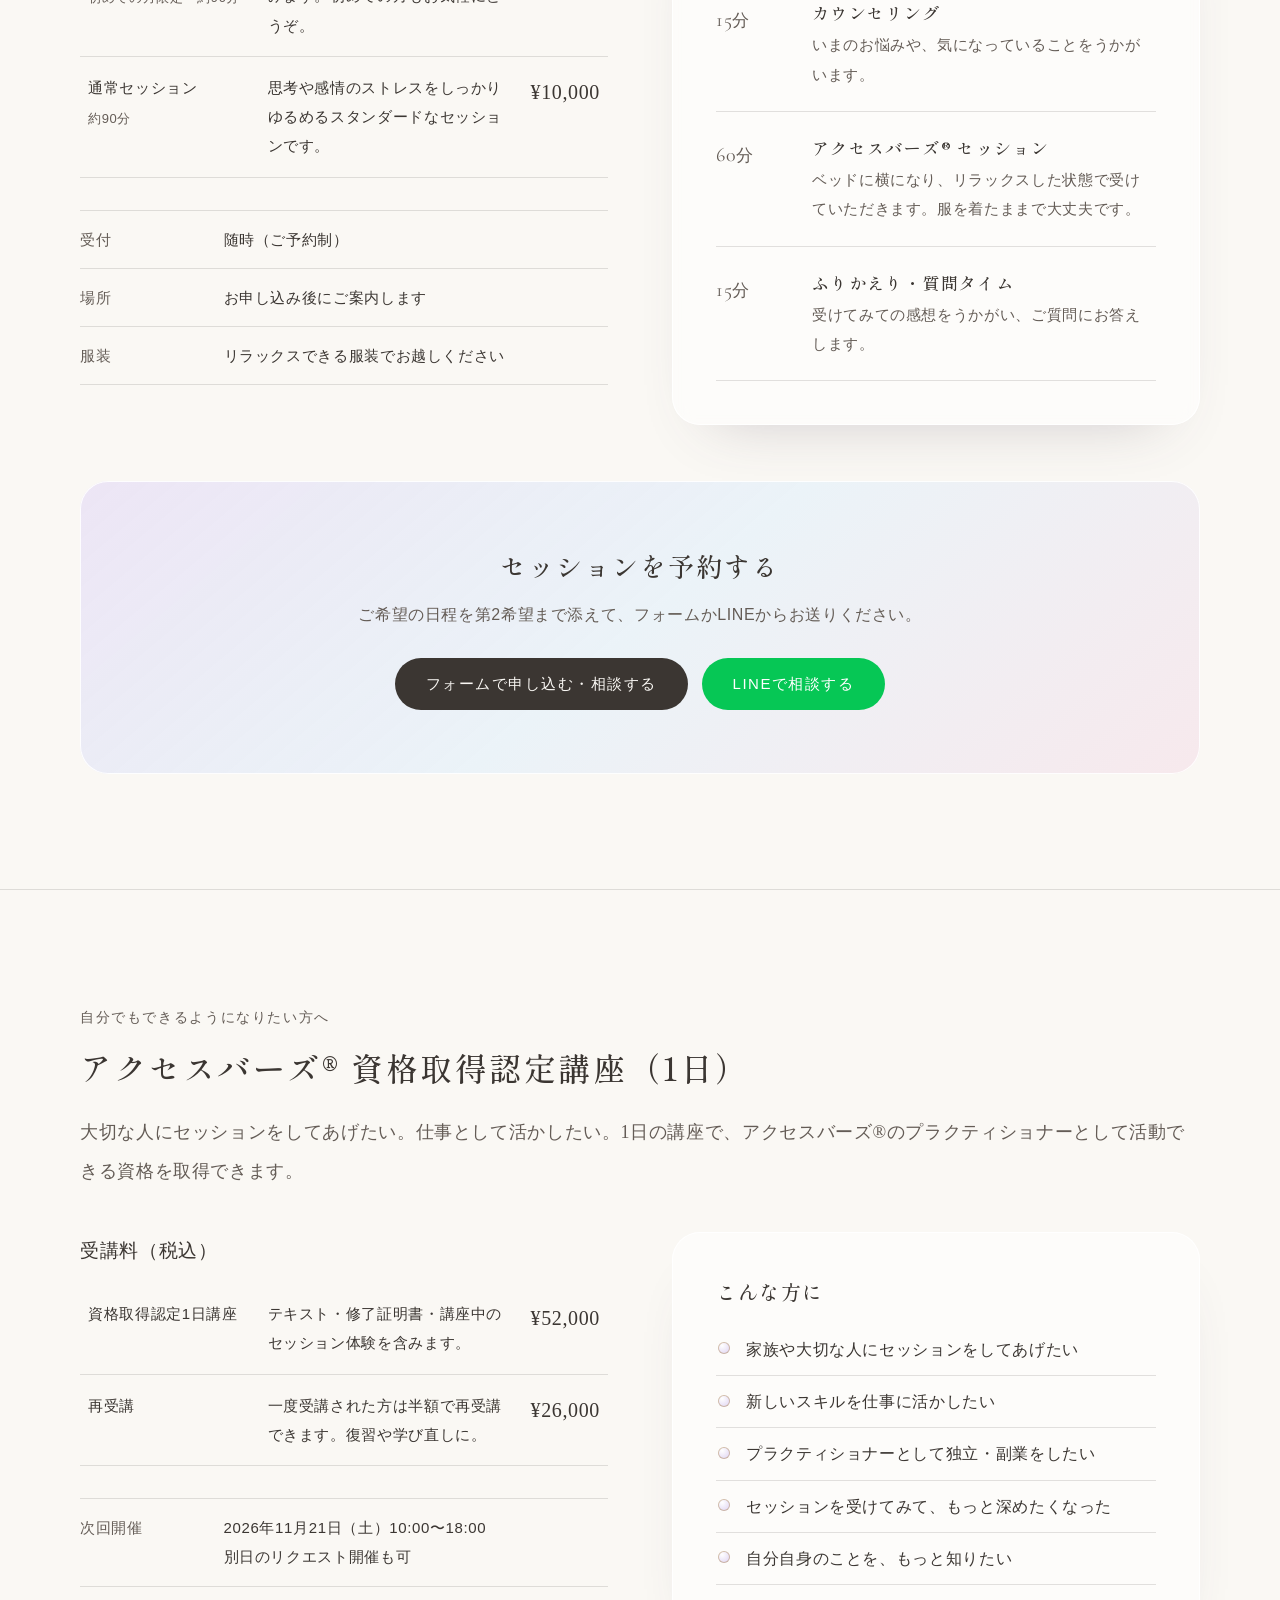
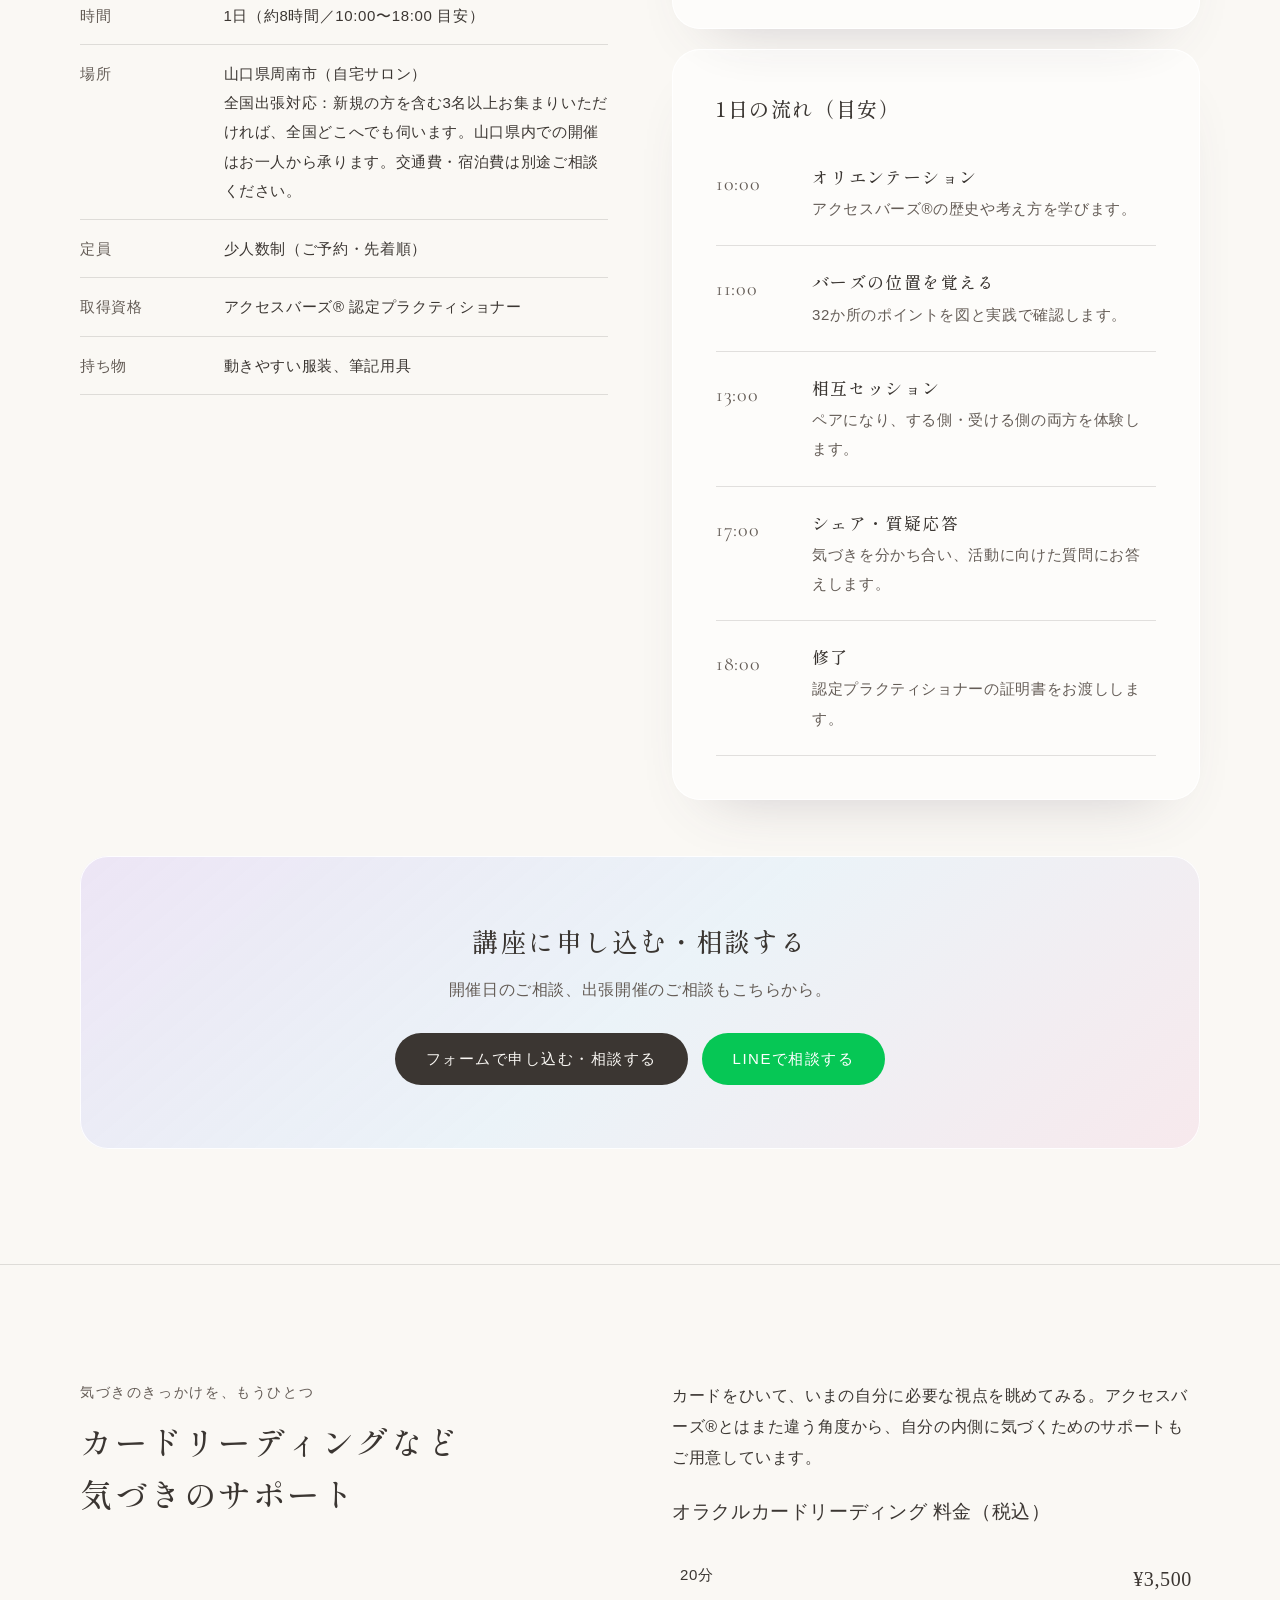
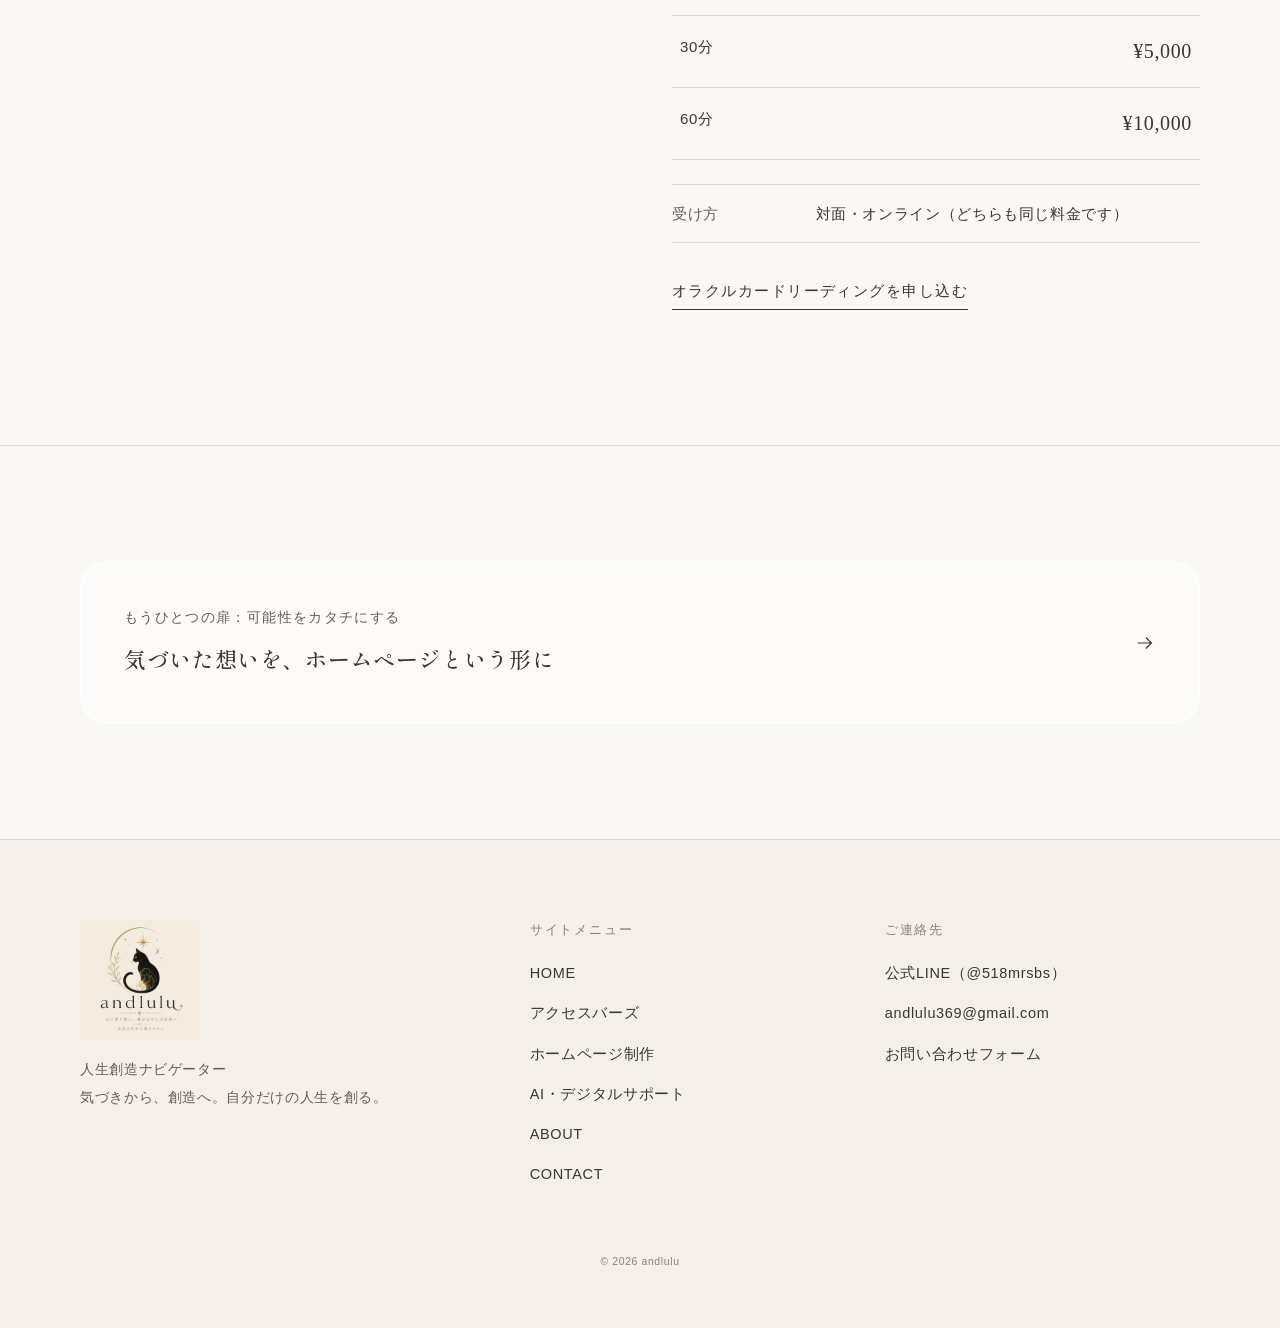
<file: access-bars.html>
<!doctype html>
<html lang="ja" class="no-js">
<head>
<meta charset="utf-8">
<meta name="viewport" content="width=device-width, initial-scale=1">
<title>アクセスバーズ® セッション・資格取得講座｜andlulu 人生創造ナビゲーター</title>
<meta name="description" content="頭部の32か所に軽く触れるアクセスバーズ®。初回体験セッション（90分 ¥5,000）、通常セッション（90分 ¥10,000）、1日で取得できる資格取得認定講座（¥52,000）のご案内です。">
<meta name="google-site-verification" content="Qz6CUQPBAnaS6RnfsUXxHTg4-sfWUvk1dBZ28GUoZXY">
<link rel="canonical" href="https://andlulu369.github.io/andlulu/access-bars.html">
<meta name="theme-color" content="#FAF8F4">
<meta property="og:type" content="article">
<meta property="og:site_name" content="andlulu">
<meta property="og:title" content="アクセスバーズ® セッション・資格取得講座｜andlulu 人生創造ナビゲーター">
<meta property="og:description" content="頭部の32か所に軽く触れるアクセスバーズ®。初回体験セッション（90分 ¥5,000）、通常セッション（90分 ¥10,000）、1日で取得できる資格取得認定講座（¥52,000）のご案内です。">
<meta property="og:url" content="https://andlulu369.github.io/andlulu/access-bars.html">
<meta property="og:image" content="https://andlulu369.github.io/andlulu/assets/img/ogp.jpg">
<meta property="og:locale" content="ja_JP">
<meta name="twitter:card" content="summary_large_image">
<link rel="icon" href="assets/img/favicon.png" type="image/png">
<link rel="apple-touch-icon" href="assets/img/apple-touch-icon.png">
<link rel="preconnect" href="https://fonts.googleapis.com">
<link rel="preconnect" href="https://fonts.gstatic.com" crossorigin>
<link rel="stylesheet" href="https://fonts.googleapis.com/css2?family=Cormorant+Garamond:ital,wght@0,400;1,400&family=Shippori+Mincho+B1:wght@500&family=Zen+Kaku+Gothic+New:wght@400;500&display=swap">
<link rel="stylesheet" href="assets/css/style.css">
<script src="assets/js/main.js" defer></script>
</head>
<body class="">
<a class="skip-link" href="#main">本文へ移動</a>
<div class="ambient" aria-hidden="true"></div>
<header class="site-header">
  <div class="header-inner">
    <a class="brand" href="index.html" aria-label="andlulu ホームへ">
      <img src="assets/img/mark.webp" alt="" width="34" height="40">
      <span><span class="brand-name">andlulu</span><span class="brand-role">人生創造ナビゲーター</span></span>
    </a>
    <button class="menu-toggle" type="button" aria-expanded="false" aria-controls="global-nav" aria-label="メニューを開く"><span></span><span></span></button>
    <nav class="global-nav" id="global-nav" aria-label="メインメニュー">
      <ul>
        <li><a href="index.html">HOME</a></li><li><a href="access-bars.html" aria-current="page">アクセスバーズ</a></li><li><a href="web.html">ホームページ制作</a></li><li><a href="ai-support.html">AI・デジタルサポート</a></li><li><a href="about.html">ABOUT</a></li><li><a class="nav-contact" href="contact.html">CONTACT</a></li>
      </ul>
    </nav>
  </div>
</header>
<main id="main">
<section class="page-hero theme-inner">
  <div class="page-hero-orb" aria-hidden="true"></div>
  <div class="wrap">
    <nav class="breadcrumbs" aria-label="現在地"><ol><li><a href="index.html">HOME</a></li><li aria-current="page">アクセスバーズ</li></ol></nav>
    <span class="latin" lang="en">Access Bars®</span>
    <h1>内側の可能性をひらく</h1>
    <p class="lead">頭の中で鳴りつづけている考えごとを、そっと静かにしてみる。すると、いつもの景色に、別の見え方が混ざりはじめます。アクセスバーズ®は、そのための入り口のひとつです。</p>
    <nav class="page-index" aria-label="このページの内容"><a href="#about-bars">アクセスバーズとは</a><a href="#session">セッションを受けたい方へ</a><a href="#course">資格を取りたい方へ</a><a href="#reading">そのほかのサポート</a></nav>
  </div>
</section>

<section class="block" id="about-bars" aria-labelledby="ab-1">
  <div class="wrap two-col">
    <div class="block-head reveal">
      <h2 id="ab-1">アクセスバーズ®とは</h2>
    </div>
    <div class="prose reveal">
      <p>アクセスバーズ®は、頭にある32か所のポイント（バーズ）に、指先でやさしく触れていくセッションです。1990年にアメリカのギャリー・ダグラス氏が始めた「アクセス・コンシャスネス®」の、最初の入り口となる手法です。いまでは世界170か国以上で実践されています。</p>

      <h3>32のポイントに、たまっているもの</h3>
      <p>バーズの一つひとつは、お金、からだ、創造性、コントロール、気づきなど、人生のさまざまな領域とつながっているとされています。そこには、これまで抱いてきた考えや感情、「こうしなければ」という決めごとが、エネルギーとしてたまっていると考えられています。</p>
      <p>バーズに触れると、たまっていたものが少しずつゆるんでいきます。パソコンのゴミ箱を空にするように、頭の中のおしゃべりが静かになっていくイメージです。</p>

      <h3>受けている間は、横になっているだけ</h3>
      <p>服を着たまま横になり、目を閉じて過ごします。何かを信じたり、がんばったりする必要はありません。心地よさに、そのまま眠ってしまう方もいます。</p>
    </div>
  </div>

  <div class="wrap">
    <div class="ask-panel reveal" aria-labelledby="ab-ask">
      <h3 id="ab-ask">すべては、<br class="sp">問いかけから始まる</h3>
      <div class="ask-body">
        <p>アクセス・コンシャスネス®が大切にしているのは、答えを決めることより、問いかけることです。</p>
        <p>「これが正しい」と答えを決めた瞬間、見える世界はそこで止まってしまいます。でも「ほかに、どんな可能性がある？」と問いかけると、まだ見ていなかった選択肢が、ふと視界に入ってきます。</p>
        <p>アクセスバーズで頭の中が静かになると、この問いかけが自分に届きやすくなります。andluluがアクセスバーズを「内側の可能性をひらく入り口」と呼んでいるのは、そのためです。</p>
      </div>
      <p class="ask-lead">日常の中で、こんな問いかけを使ってみてください。</p>
      <ul class="ask-list">
        <li>ほかに、どんな可能性がある？</li>
        <li>これ以上よくなるとしたら、どうなる？</li>
        <li>この考えは、本当にわたしのもの？</li>
      </ul>
    </div>
  </div>

  <div class="wrap two-col" style="margin-top:clamp(40px,6vw,64px)">
    <div class="block-head reveal"><h3 class="sub-head">感じ方は、人それぞれ</h3></div>
    <div class="reveal">
      <p>「リラックスできた」「よく眠れた」「考えごとが軽くなった」と感じる方もいれば、特に変化を感じない方もいます。</p>
      <p class="notice">医療行為ではありません。治療中の方は、主治医の指示を優先してください。</p>
    </div>
  </div>
</section>

<section class="block" id="session" aria-labelledby="ab-2">
  <div class="wrap">
    <div class="block-head reveal">
      <p class="for">受けてみたい方へ</p>
      <h2 id="ab-2">アクセスバーズ® セッション</h2>
      <p class="lead">考えごとが止まらないとき、気持ちを軽くしたいとき、自分の本音を聞いてみたいときに。</p>
    </div>
    <div class="two-col">
      <div class="reveal">
        <table class="price-table">
          <caption>メニューと料金（税込）</caption>
          <tbody>
            <tr><th scope="row">初回体験セッション<span class="note">初めての方限定・約90分</span></th><td>カウンセリングと質問タイムを含みます。初めての方もお気軽にどうぞ。</td><td class="price">¥5,000</td></tr>
            <tr><th scope="row">通常セッション<span class="note">約90分</span></th><td>思考や感情のストレスをしっかりゆるめるスタンダードなセッションです。</td><td class="price">¥10,000</td></tr>
          </tbody>
        </table>
        <dl class="detail-list" style="margin-top:32px">
          <div><dt>受付</dt><dd>随時（ご予約制）</dd></div>
          <div><dt>場所</dt><dd>お申し込み後にご案内します</dd></div>
          <div><dt>服装</dt><dd>リラックスできる服装でお越しください</dd></div>
        </dl>
      </div>
      <div class="glass-panel reveal">
        <h3>セッションの流れ</h3>
        <ol class="flow">
          <li><span class="when">15<small>分</small></span><div><h4>カウンセリング</h4><p>いまのお悩みや、気になっていることをうかがいます。</p></div></li>
          <li><span class="when">60<small>分</small></span><div><h4>アクセスバーズ® セッション</h4><p>ベッドに横になり、リラックスした状態で受けていただきます。服を着たままで大丈夫です。</p></div></li>
          <li><span class="when">15<small>分</small></span><div><h4>ふりかえり・質問タイム</h4><p>受けてみての感想をうかがい、ご質問にお答えします。</p></div></li>
        </ol>
      </div>
    </div>
    <div class="cta-panel reveal">
  <h2>セッションを予約する</h2>
  <p>ご希望の日程を第2希望まで添えて、フォームかLINEからお送りください。</p>
  <div class="cta-row">
    <a class="btn btn--solid" href="contact.html?menu=session#form">フォームで申し込む・相談する</a>
    <a class="btn btn--line" href="https://line.me/R/ti/p/@518mrsbs" target="_blank" rel="noopener">LINEで相談する</a>
  </div>
</div>
  </div>
</section>

<section class="block" id="course" aria-labelledby="ab-3">
  <div class="wrap">
    <div class="block-head reveal">
      <p class="for">自分でもできるようになりたい方へ</p>
      <h2 id="ab-3">アクセスバーズ® 資格取得認定講座（1日）</h2>
      <p class="lead">大切な人にセッションをしてあげたい。仕事として活かしたい。1日の講座で、アクセスバーズ®のプラクティショナーとして活動できる資格を取得できます。</p>
    </div>
    <div class="two-col">
      <div class="reveal">
        <table class="price-table">
          <caption>受講料（税込）</caption>
          <tbody>
            <tr><th scope="row">資格取得認定1日講座</th><td>テキスト・修了証明書・講座中のセッション体験を含みます。</td><td class="price">¥52,000</td></tr>
            <tr><th scope="row">再受講</th><td>一度受講された方は半額で再受講できます。復習や学び直しに。</td><td class="price">¥26,000</td></tr>
          </tbody>
        </table>
        <dl class="detail-list" style="margin-top:32px">
          <div><dt>次回開催</dt><dd>2026年11月21日（土）10:00〜18:00<br>別日のリクエスト開催も可</dd></div>
          <div><dt>時間</dt><dd>1日（約8時間／10:00〜18:00 目安）</dd></div>
          <div><dt>場所</dt><dd>山口県周南市（自宅サロン）<br>全国出張対応：新規の方を含む3名以上お集まりいただければ、全国どこへでも伺います。山口県内での開催はお一人から承ります。交通費・宿泊費は別途ご相談ください。</dd></div>
          <div><dt>定員</dt><dd>少人数制（ご予約・先着順）</dd></div>
          <div><dt>取得資格</dt><dd>アクセスバーズ® 認定プラクティショナー</dd></div>
          <div><dt>持ち物</dt><dd>動きやすい服装、筆記用具</dd></div>
        </dl>
      </div>
      <div class="reveal">
        <div class="glass-panel">
          <h3>こんな方に</h3>
          <ul class="check-list">
            <li>家族や大切な人にセッションをしてあげたい</li>
            <li>新しいスキルを仕事に活かしたい</li>
            <li>プラクティショナーとして独立・副業をしたい</li>
            <li>セッションを受けてみて、もっと深めたくなった</li>
            <li>自分自身のことを、もっと知りたい</li>
          </ul>
        </div>
        <div class="glass-panel" style="margin-top:20px">
          <h3>1日の流れ（目安）</h3>
          <ol class="flow">
            <li><span class="when">10:00</span><div><h4>オリエンテーション</h4><p>アクセスバーズ®の歴史や考え方を学びます。</p></div></li>
            <li><span class="when">11:00</span><div><h4>バーズの位置を覚える</h4><p>32か所のポイントを図と実践で確認します。</p></div></li>
            <li><span class="when">13:00</span><div><h4>相互セッション</h4><p>ペアになり、する側・受ける側の両方を体験します。</p></div></li>
            <li><span class="when">17:00</span><div><h4>シェア・質疑応答</h4><p>気づきを分かち合い、活動に向けた質問にお答えします。</p></div></li>
            <li><span class="when">18:00</span><div><h4>修了</h4><p>認定プラクティショナーの証明書をお渡しします。</p></div></li>
          </ol>
        </div>
      </div>
    </div>
    <div class="cta-panel reveal">
  <h2>講座に申し込む・相談する</h2>
  <p>開催日のご相談、出張開催のご相談もこちらから。</p>
  <div class="cta-row">
    <a class="btn btn--solid" href="contact.html?menu=course#form">フォームで申し込む・相談する</a>
    <a class="btn btn--line" href="https://line.me/R/ti/p/@518mrsbs" target="_blank" rel="noopener">LINEで相談する</a>
  </div>
</div>
  </div>
</section>

<section class="block" id="reading" aria-labelledby="ab-4">
  <div class="wrap two-col">
    <div class="block-head reveal">
      <p class="for">気づきのきっかけを、もうひとつ</p>
      <h2 id="ab-4">カードリーディングなど<br>気づきのサポート</h2>
    </div>
    <div class="reveal">
      <p>カードをひいて、いまの自分に必要な視点を眺めてみる。アクセスバーズ®とはまた違う角度から、自分の内側に気づくためのサポートもご用意しています。</p>
      <table class="price-table">
        <caption>オラクルカードリーディング 料金（税込）</caption>
        <tbody>
          <tr><th scope="row">20分</th><td class="price">¥3,500</td></tr>
          <tr><th scope="row">30分</th><td class="price">¥5,000</td></tr>
          <tr><th scope="row">60分</th><td class="price">¥10,000</td></tr>
        </tbody>
      </table>
      <dl class="detail-list" style="margin:24px 0 32px">
        <div><dt>受け方</dt><dd>対面・オンライン（どちらも同じ料金です）</dd></div>
      </dl>
      <p><a class="text-link" href="contact.html?menu=reading#form">オラクルカードリーディングを申し込む</a></p>
    </div>
  </div>
</section>

<section class="block">
  <div class="wrap">
    <a class="cross-link reveal" href="web.html"><span><small>もうひとつの扉：可能性をカタチにする</small><strong>気づいた想いを、ホームページという形に</strong></span><svg viewBox="0 0 24 24" aria-hidden="true"><path d="M4 12h15M13 6l6 6-6 6" fill="none" stroke="currentColor" stroke-width="1.3"/></svg></a>
  </div>
</section>
</main>

<footer class="site-footer">
  <div class="wrap footer-grid">
    <div class="footer-brand">
      <img src="assets/img/logo.webp" alt="andlulu" width="120" height="120" loading="lazy">
      <p>人生創造ナビゲーター<br>気づきから、創造へ。自分だけの人生を創る。</p>
    </div>
    <nav class="footer-nav" aria-label="フッターメニュー">
      <h2>サイトメニュー</h2>
      <ul>
        <li><a href="index.html">HOME</a></li>
        <li><a href="access-bars.html">アクセスバーズ</a></li>
        <li><a href="web.html">ホームページ制作</a></li>
        <li><a href="ai-support.html">AI・デジタルサポート</a></li>
        <li><a href="about.html">ABOUT</a></li>
        <li><a href="contact.html">CONTACT</a></li>
      </ul>
    </nav>
    <div class="footer-contact">
      <h2>ご連絡先</h2>
      <ul>
        <li><a href="https://line.me/R/ti/p/@518mrsbs" target="_blank" rel="noopener">公式LINE（@518mrsbs）</a></li>
        <li><a href="mailto:andlulu369@gmail.com">andlulu369@gmail.com</a></li>
        <li><a href="contact.html#form">お問い合わせフォーム</a></li>
      </ul>
    </div>
  </div>
  <p class="copyright"><small>&copy; 2026 andlulu</small></p>
</footer>
</body>
</html>
</file>
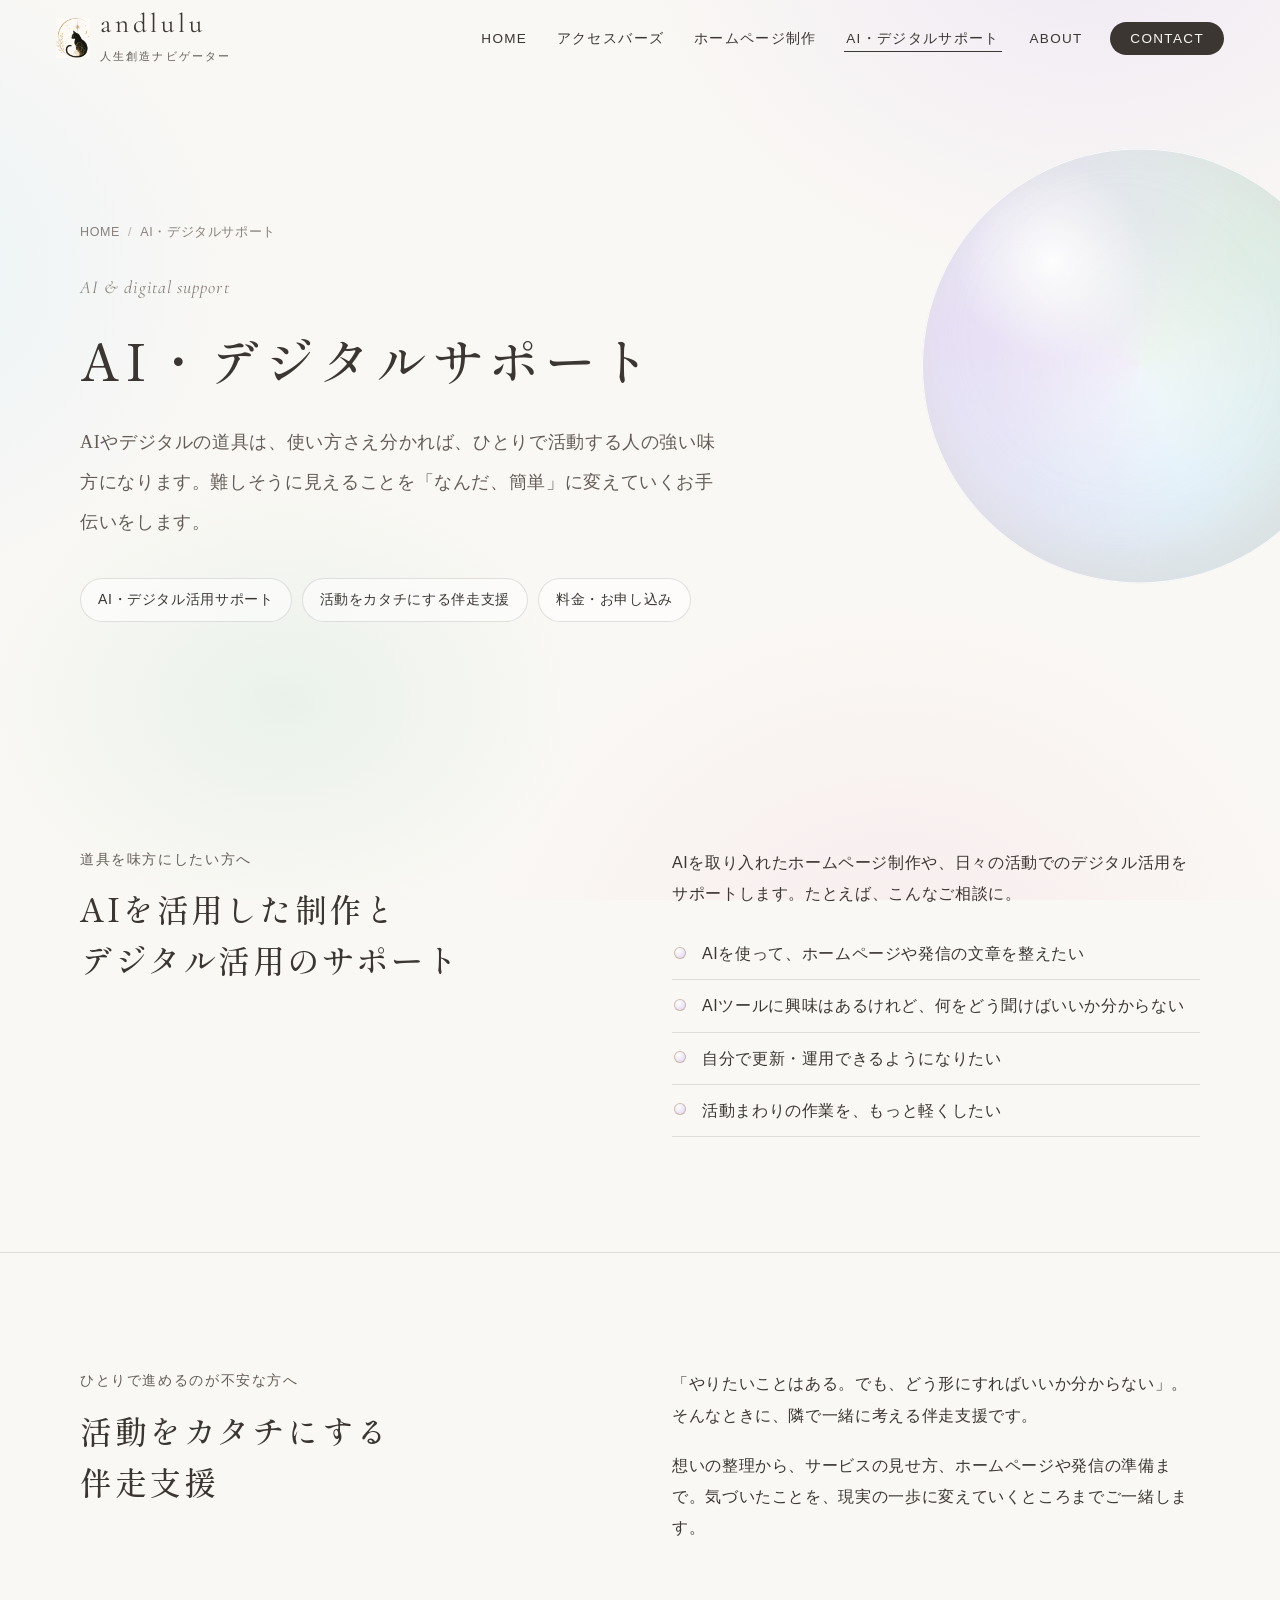
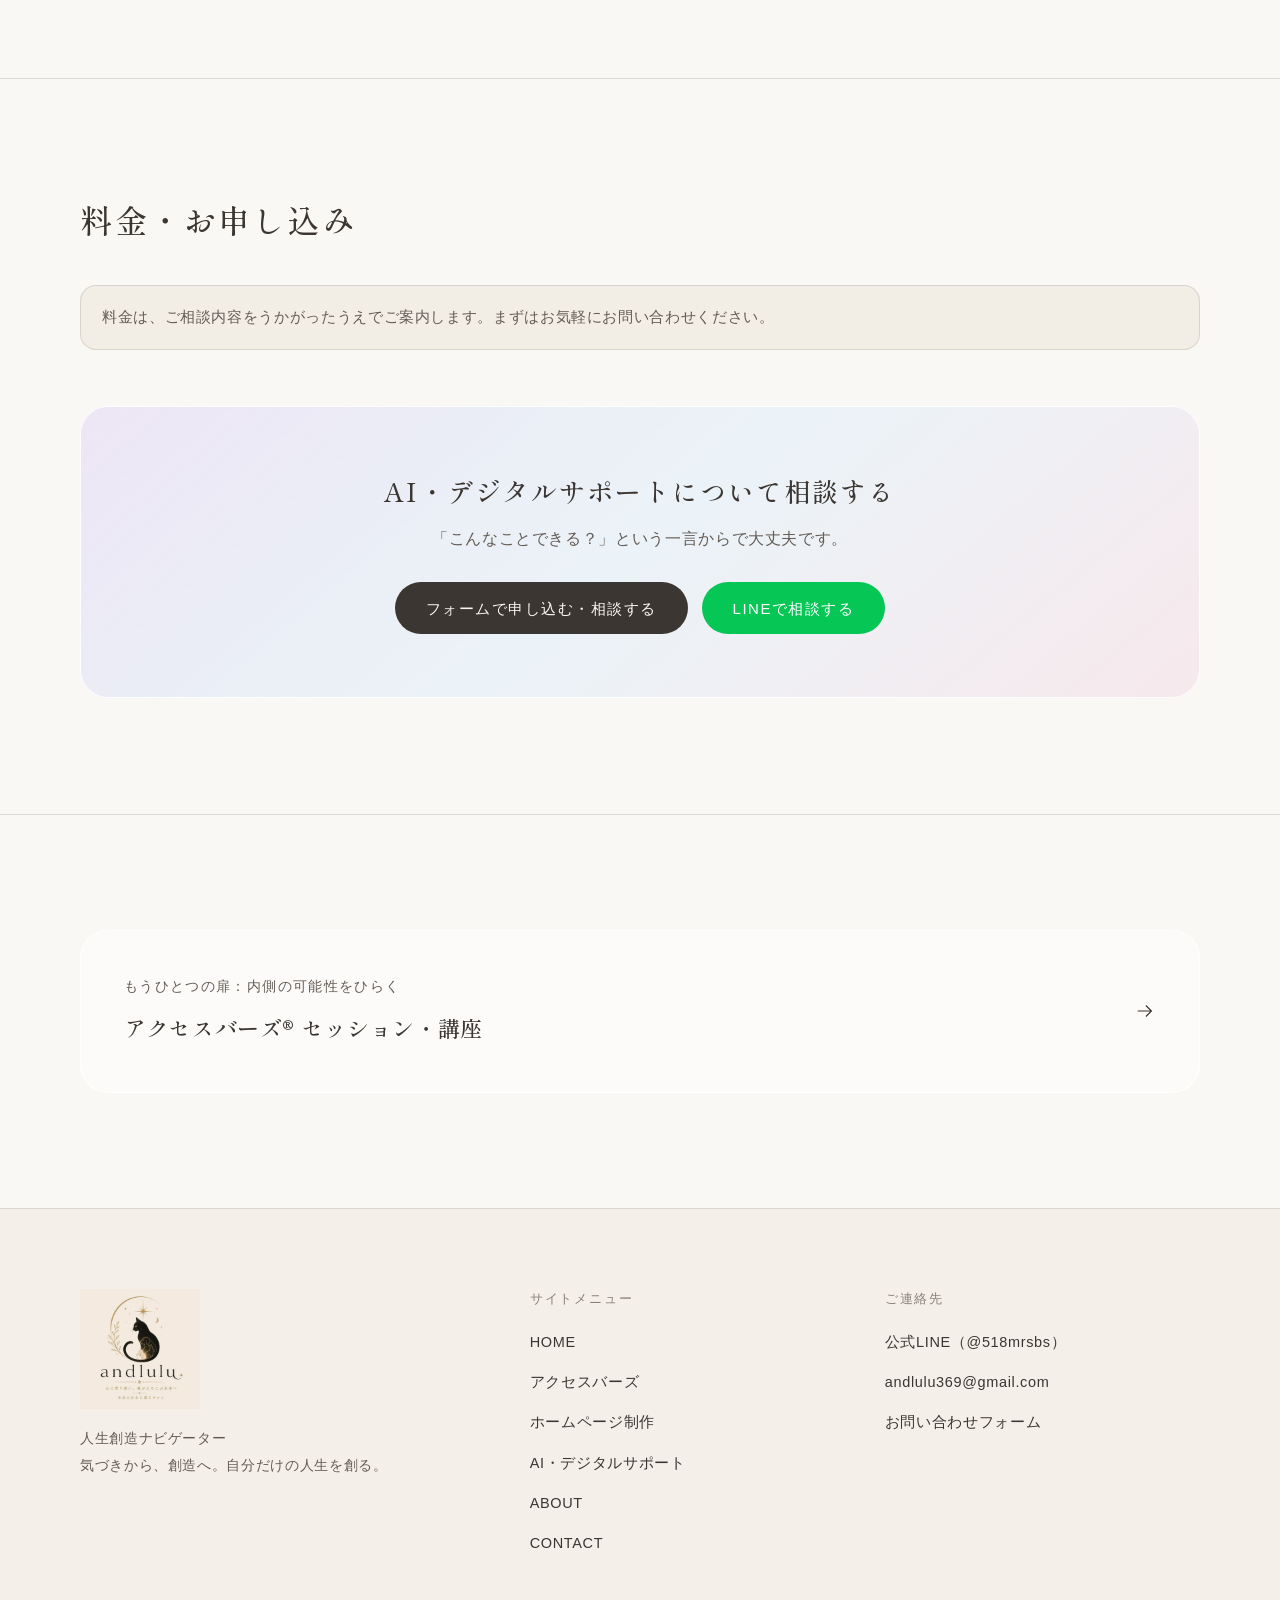
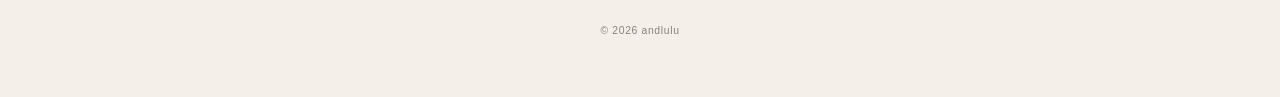
<file: ai-support.html>
<!doctype html>
<html lang="ja" class="no-js">
<head>
<meta charset="utf-8">
<meta name="viewport" content="width=device-width, initial-scale=1">
<title>AI・デジタルサポート／伴走支援｜andlulu 人生創造ナビゲーター</title>
<meta name="description" content="AIを活用したホームページ制作やデジタル活用のサポート、自分の活動やサービスをカタチにするための伴走支援。難しそうなことを、簡単に、楽しく。">
<meta name="google-site-verification" content="Qz6CUQPBAnaS6RnfsUXxHTg4-sfWUvk1dBZ28GUoZXY">
<link rel="canonical" href="https://andlulu369.github.io/andlulu/ai-support.html">
<meta name="theme-color" content="#FAF8F4">
<meta property="og:type" content="article">
<meta property="og:site_name" content="andlulu">
<meta property="og:title" content="AI・デジタルサポート／伴走支援｜andlulu 人生創造ナビゲーター">
<meta property="og:description" content="AIを活用したホームページ制作やデジタル活用のサポート、自分の活動やサービスをカタチにするための伴走支援。難しそうなことを、簡単に、楽しく。">
<meta property="og:url" content="https://andlulu369.github.io/andlulu/ai-support.html">
<meta property="og:image" content="https://andlulu369.github.io/andlulu/assets/img/ogp.jpg">
<meta property="og:locale" content="ja_JP">
<meta name="twitter:card" content="summary_large_image">
<link rel="icon" href="assets/img/favicon.png" type="image/png">
<link rel="apple-touch-icon" href="assets/img/apple-touch-icon.png">
<link rel="preconnect" href="https://fonts.googleapis.com">
<link rel="preconnect" href="https://fonts.gstatic.com" crossorigin>
<link rel="stylesheet" href="https://fonts.googleapis.com/css2?family=Cormorant+Garamond:ital,wght@0,400;1,400&family=Shippori+Mincho+B1:wght@500&family=Zen+Kaku+Gothic+New:wght@400;500&display=swap">
<link rel="stylesheet" href="assets/css/style.css">
<script src="assets/js/main.js" defer></script>
</head>
<body class="">
<a class="skip-link" href="#main">本文へ移動</a>
<div class="ambient" aria-hidden="true"></div>
<header class="site-header">
  <div class="header-inner">
    <a class="brand" href="index.html" aria-label="andlulu ホームへ">
      <img src="assets/img/mark.webp" alt="" width="34" height="40">
      <span><span class="brand-name">andlulu</span><span class="brand-role">人生創造ナビゲーター</span></span>
    </a>
    <button class="menu-toggle" type="button" aria-expanded="false" aria-controls="global-nav" aria-label="メニューを開く"><span></span><span></span></button>
    <nav class="global-nav" id="global-nav" aria-label="メインメニュー">
      <ul>
        <li><a href="index.html">HOME</a></li><li><a href="access-bars.html">アクセスバーズ</a></li><li><a href="web.html">ホームページ制作</a></li><li><a href="ai-support.html" aria-current="page">AI・デジタルサポート</a></li><li><a href="about.html">ABOUT</a></li><li><a class="nav-contact" href="contact.html">CONTACT</a></li>
      </ul>
    </nav>
  </div>
</header>
<main id="main">
<section class="page-hero theme-ai">
  <div class="page-hero-orb" aria-hidden="true"></div>
  <div class="wrap">
    <nav class="breadcrumbs" aria-label="現在地"><ol><li><a href="index.html">HOME</a></li><li aria-current="page">AI・デジタルサポート</li></ol></nav>
    <span class="latin" lang="en">AI & digital support</span>
    <h1>AI・デジタルサポート</h1>
    <p class="lead">AIやデジタルの道具は、使い方さえ分かれば、ひとりで活動する人の強い味方になります。難しそうに見えることを「なんだ、簡単」に変えていくお手伝いをします。</p>
    <nav class="page-index" aria-label="このページの内容"><a href="#ai">AI・デジタル活用サポート</a><a href="#companion">活動をカタチにする伴走支援</a><a href="#price">料金・お申し込み</a></nav>
  </div>
</section>

<section class="block" id="ai" aria-labelledby="a-1">
  <div class="wrap two-col">
    <div class="block-head reveal">
      <p class="for">道具を味方にしたい方へ</p>
      <h2 id="a-1">AIを活用した制作と<br>デジタル活用のサポート</h2>
    </div>
    <div class="reveal">
      <p>AIを取り入れたホームページ制作や、日々の活動でのデジタル活用をサポートします。たとえば、こんなご相談に。</p>
      <!-- 要確認：実際に提供する内容に合わせて項目を調整してください -->
      <ul class="check-list">
        <li>AIを使って、ホームページや発信の文章を整えたい</li>
        <li>AIツールに興味はあるけれど、何をどう聞けばいいか分からない</li>
        <li>自分で更新・運用できるようになりたい</li>
        <li>活動まわりの作業を、もっと軽くしたい</li>
      </ul>
    </div>
  </div>
</section>

<section class="block" id="companion" aria-labelledby="a-2">
  <div class="wrap two-col">
    <div class="block-head reveal">
      <p class="for">ひとりで進めるのが不安な方へ</p>
      <h2 id="a-2">活動をカタチにする<br>伴走支援</h2>
    </div>
    <div class="reveal">
      <p>「やりたいことはある。でも、どう形にすればいいか分からない」。そんなときに、隣で一緒に考える伴走支援です。</p>
      <p>想いの整理から、サービスの見せ方、ホームページや発信の準備まで。気づいたことを、現実の一歩に変えていくところまでご一緒します。</p>
    </div>
  </div>
</section>

<section class="block" id="price" aria-labelledby="a-3">
  <div class="wrap">
    <div class="block-head reveal"><h2 id="a-3">料金・お申し込み</h2></div>
    <!-- 要差し替え：料金・プランが決まったら、この notice をプラン表に差し替えてください -->
    <p class="notice reveal">料金は、ご相談内容をうかがったうえでご案内します。まずはお気軽にお問い合わせください。</p>
    <div class="cta-panel reveal">
  <h2>AI・デジタルサポートについて相談する</h2>
  <p>「こんなことできる？」という一言からで大丈夫です。</p>
  <div class="cta-row">
    <a class="btn btn--solid" href="contact.html?menu=ai#form">フォームで申し込む・相談する</a>
    <a class="btn btn--line" href="https://line.me/R/ti/p/@518mrsbs" target="_blank" rel="noopener">LINEで相談する</a>
  </div>
</div>
  </div>
</section>

<section class="block">
  <div class="wrap">
    <a class="cross-link reveal" href="access-bars.html"><span><small>もうひとつの扉：内側の可能性をひらく</small><strong>アクセスバーズ® セッション・講座</strong></span><svg viewBox="0 0 24 24" aria-hidden="true"><path d="M4 12h15M13 6l6 6-6 6" fill="none" stroke="currentColor" stroke-width="1.3"/></svg></a>
  </div>
</section>
</main>

<footer class="site-footer">
  <div class="wrap footer-grid">
    <div class="footer-brand">
      <img src="assets/img/logo.webp" alt="andlulu" width="120" height="120" loading="lazy">
      <p>人生創造ナビゲーター<br>気づきから、創造へ。自分だけの人生を創る。</p>
    </div>
    <nav class="footer-nav" aria-label="フッターメニュー">
      <h2>サイトメニュー</h2>
      <ul>
        <li><a href="index.html">HOME</a></li>
        <li><a href="access-bars.html">アクセスバーズ</a></li>
        <li><a href="web.html">ホームページ制作</a></li>
        <li><a href="ai-support.html">AI・デジタルサポート</a></li>
        <li><a href="about.html">ABOUT</a></li>
        <li><a href="contact.html">CONTACT</a></li>
      </ul>
    </nav>
    <div class="footer-contact">
      <h2>ご連絡先</h2>
      <ul>
        <li><a href="https://line.me/R/ti/p/@518mrsbs" target="_blank" rel="noopener">公式LINE（@518mrsbs）</a></li>
        <li><a href="mailto:andlulu369@gmail.com">andlulu369@gmail.com</a></li>
        <li><a href="contact.html#form">お問い合わせフォーム</a></li>
      </ul>
    </div>
  </div>
  <p class="copyright"><small>&copy; 2026 andlulu</small></p>
</footer>
</body>
</html>
</file>
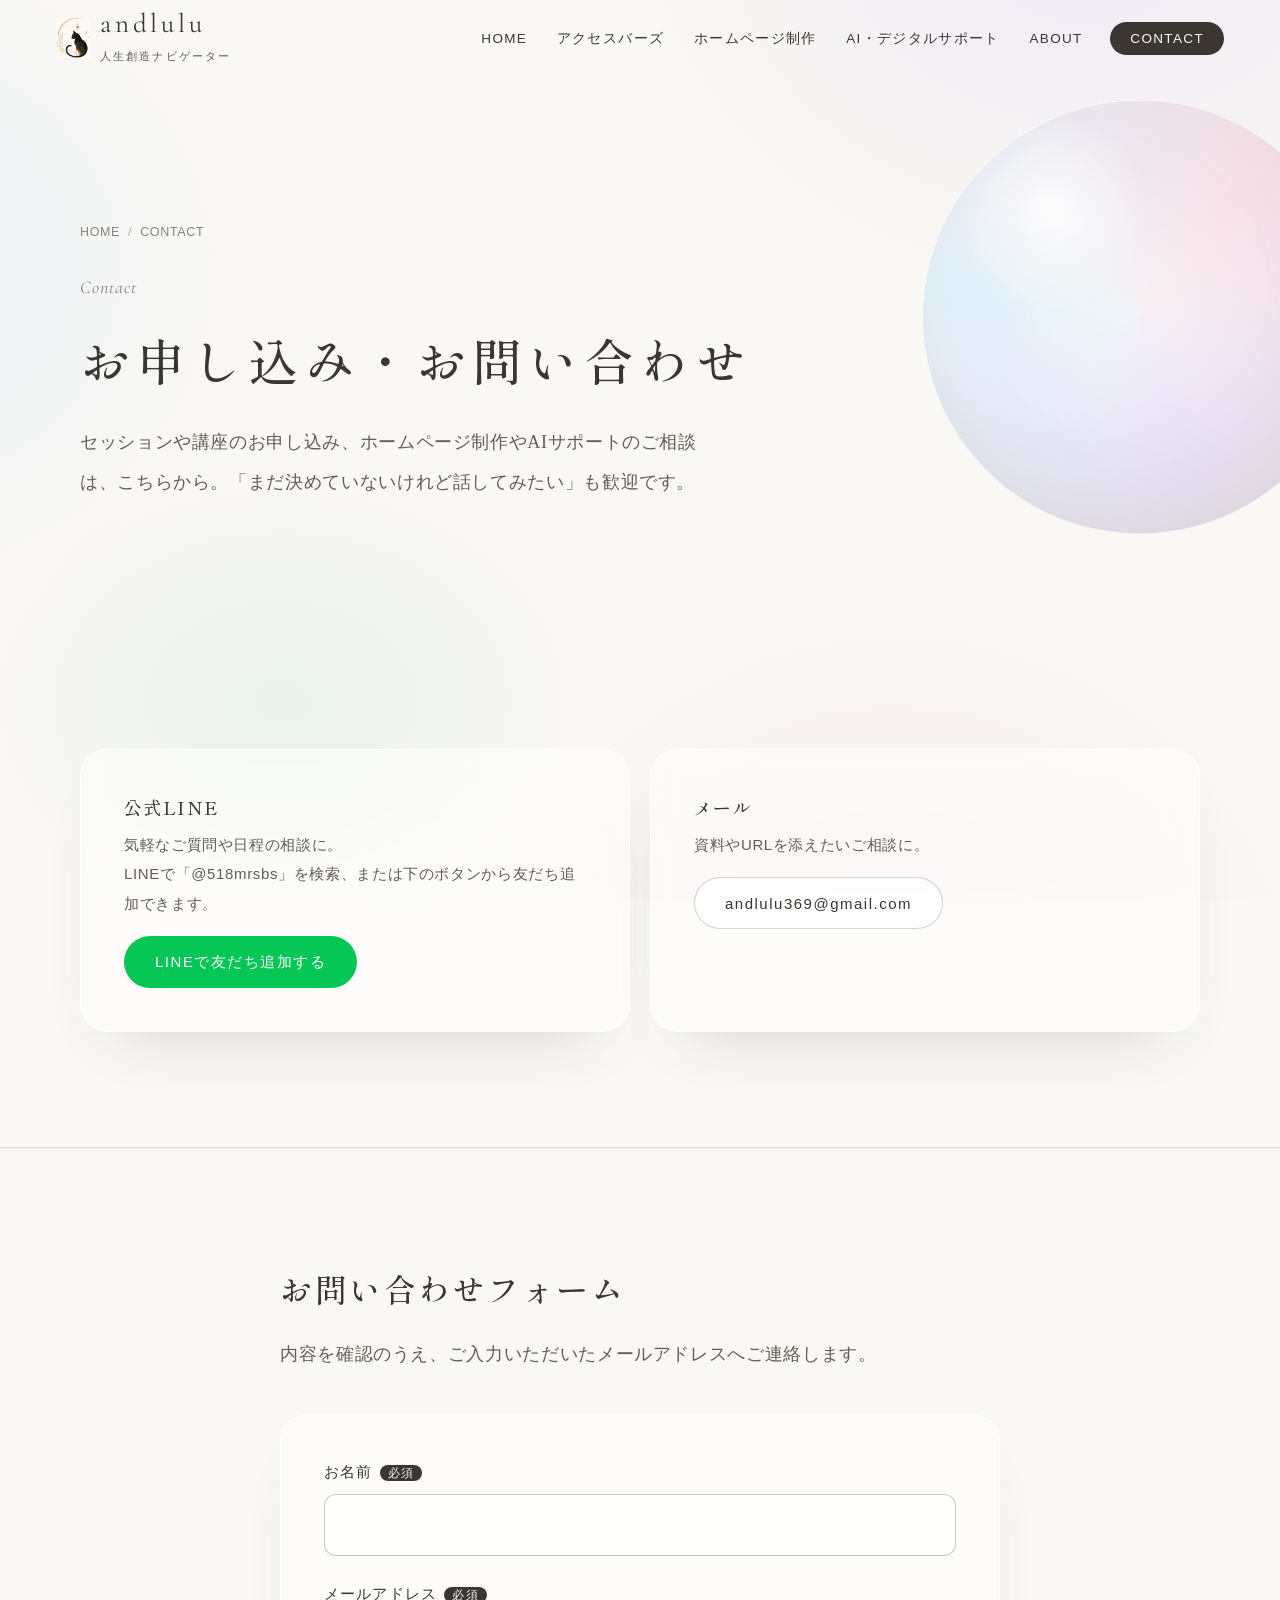
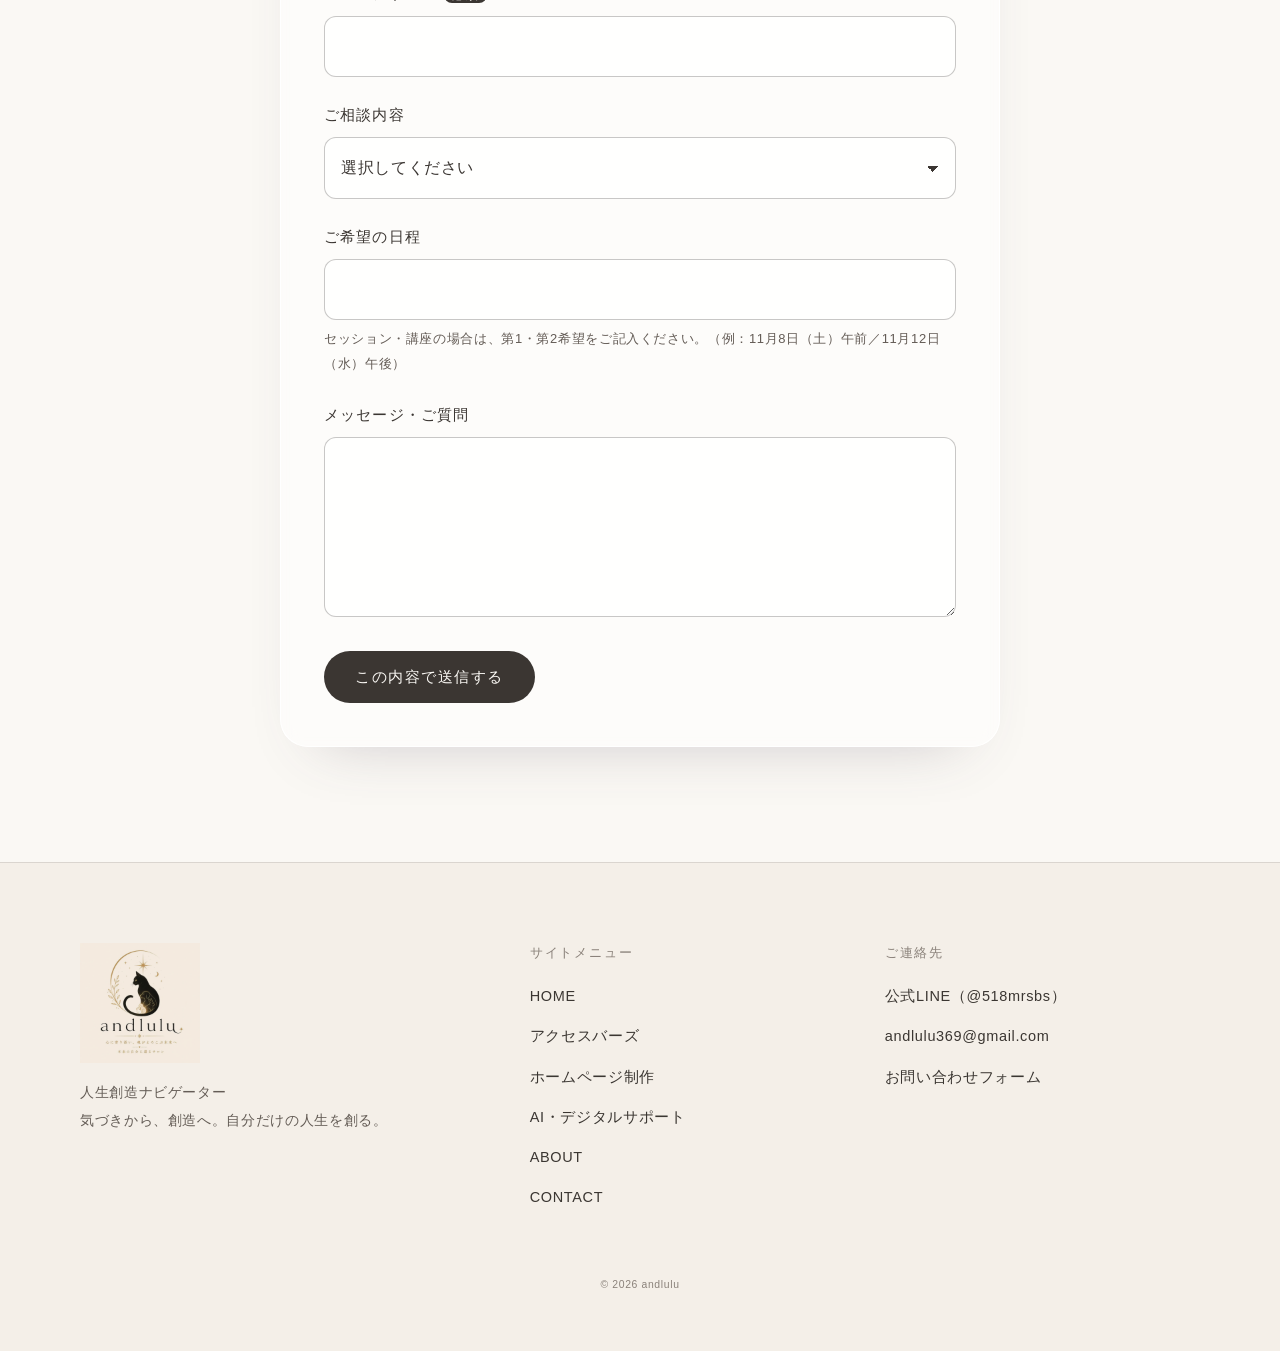
<file: contact.html>
<!doctype html>
<html lang="ja" class="no-js">
<head>
<meta charset="utf-8">
<meta name="viewport" content="width=device-width, initial-scale=1">
<title>CONTACT｜お申し込み・お問い合わせ｜andlulu 人生創造ナビゲーター</title>
<meta name="description" content="andluluへのお申し込み・お問い合わせはこちら。アクセスバーズのセッション・講座、ホームページ制作、AI・デジタルサポートのご相談を、フォーム・LINE・メールで受け付けています。">
<meta name="google-site-verification" content="Qz6CUQPBAnaS6RnfsUXxHTg4-sfWUvk1dBZ28GUoZXY">
<link rel="canonical" href="https://andlulu369.github.io/andlulu/contact.html">
<meta name="theme-color" content="#FAF8F4">
<meta property="og:type" content="article">
<meta property="og:site_name" content="andlulu">
<meta property="og:title" content="CONTACT｜お申し込み・お問い合わせ｜andlulu 人生創造ナビゲーター">
<meta property="og:description" content="andluluへのお申し込み・お問い合わせはこちら。アクセスバーズのセッション・講座、ホームページ制作、AI・デジタルサポートのご相談を、フォーム・LINE・メールで受け付けています。">
<meta property="og:url" content="https://andlulu369.github.io/andlulu/contact.html">
<meta property="og:image" content="https://andlulu369.github.io/andlulu/assets/img/ogp.jpg">
<meta property="og:locale" content="ja_JP">
<meta name="twitter:card" content="summary_large_image">
<link rel="icon" href="assets/img/favicon.png" type="image/png">
<link rel="apple-touch-icon" href="assets/img/apple-touch-icon.png">
<link rel="preconnect" href="https://fonts.googleapis.com">
<link rel="preconnect" href="https://fonts.gstatic.com" crossorigin>
<link rel="stylesheet" href="https://fonts.googleapis.com/css2?family=Cormorant+Garamond:ital,wght@0,400;1,400&family=Shippori+Mincho+B1:wght@500&family=Zen+Kaku+Gothic+New:wght@400;500&display=swap">
<link rel="stylesheet" href="assets/css/style.css">
<script src="assets/js/main.js" defer></script>
</head>
<body class="">
<a class="skip-link" href="#main">本文へ移動</a>
<div class="ambient" aria-hidden="true"></div>
<header class="site-header">
  <div class="header-inner">
    <a class="brand" href="index.html" aria-label="andlulu ホームへ">
      <img src="assets/img/mark.webp" alt="" width="34" height="40">
      <span><span class="brand-name">andlulu</span><span class="brand-role">人生創造ナビゲーター</span></span>
    </a>
    <button class="menu-toggle" type="button" aria-expanded="false" aria-controls="global-nav" aria-label="メニューを開く"><span></span><span></span></button>
    <nav class="global-nav" id="global-nav" aria-label="メインメニュー">
      <ul>
        <li><a href="index.html">HOME</a></li><li><a href="access-bars.html">アクセスバーズ</a></li><li><a href="web.html">ホームページ制作</a></li><li><a href="ai-support.html">AI・デジタルサポート</a></li><li><a href="about.html">ABOUT</a></li><li><a class="nav-contact" href="contact.html" aria-current="page">CONTACT</a></li>
      </ul>
    </nav>
  </div>
</header>
<main id="main">
<section class="page-hero theme-about">
  <div class="page-hero-orb" aria-hidden="true"></div>
  <div class="wrap">
    <nav class="breadcrumbs" aria-label="現在地"><ol><li><a href="index.html">HOME</a></li><li aria-current="page">CONTACT</li></ol></nav>
    <span class="latin" lang="en">Contact</span>
    <h1>お申し込み・お問い合わせ</h1>
    <p class="lead">セッションや講座のお申し込み、ホームページ制作やAIサポートのご相談は、こちらから。「まだ決めていないけれど話してみたい」も歓迎です。</p>
    
  </div>
</section>

<section class="block" aria-labelledby="c-ways">
  <div class="wrap">
    <h2 id="c-ways" class="visually-hidden">ご連絡方法</h2>
    <div class="contact-ways">
      <div class="glass-panel contact-way reveal">
        <h3>公式LINE</h3>
        <p>気軽なご質問や日程の相談に。<br>LINEで「@518mrsbs」を検索、または下のボタンから友だち追加できます。</p>
        <a class="btn btn--line" href="https://line.me/R/ti/p/@518mrsbs" target="_blank" rel="noopener">LINEで友だち追加する</a>
      </div>
      <div class="glass-panel contact-way reveal">
        <h3>メール</h3>
        <p>資料やURLを添えたいご相談に。</p>
        <a class="btn btn--glass" href="mailto:andlulu369@gmail.com">andlulu369@gmail.com</a>
      </div>
    </div>
  </div>
</section>

<section class="block" id="form" aria-labelledby="c-form">
  <div class="wrap--narrow">
    <div class="block-head reveal">
      <h2 id="c-form">お問い合わせフォーム</h2>
      <p class="lead">内容を確認のうえ、ご入力いただいたメールアドレスへご連絡します。</p>
    </div>
    <form class="form glass-panel" id="contact-form" action="https://formspree.io/f/xwvzqvjy" method="POST">
      <input type="hidden" name="_subject" value="andlulu ホームページからのお問い合わせ">
      <div class="field">
        <label for="f-name">お名前<span class="req">必須</span></label>
        <input class="input" id="f-name" type="text" name="お名前" autocomplete="name" required>
      </div>
      <div class="field">
        <label for="f-email">メールアドレス<span class="req">必須</span></label>
        <input class="input" id="f-email" type="email" name="email" autocomplete="email" inputmode="email" required>
      </div>
      <div class="field">
        <label for="f-menu">ご相談内容</label>
        <select class="input" id="f-menu" name="ご相談内容"><option value="" data-key="">選択してください</option><option value="アクセスバーズ 初回体験セッション（90分 ¥5,000）" data-key="session-first">アクセスバーズ 初回体験セッション（90分 ¥5,000）</option><option value="アクセスバーズ 通常セッション（90分 ¥10,000）" data-key="session">アクセスバーズ 通常セッション（90分 ¥10,000）</option><option value="アクセスバーズ 資格取得認定1日講座（¥52,000）" data-key="course">アクセスバーズ 資格取得認定1日講座（¥52,000）</option><option value="アクセスバーズ 資格取得認定1日講座・再受講（¥26,000）" data-key="course-retake">アクセスバーズ 資格取得認定1日講座・再受講（¥26,000）</option><option value="オラクルカードリーディング（20分 ¥3,500／30分 ¥5,000／60分 ¥10,000）" data-key="reading">オラクルカードリーディング（20分 ¥3,500／30分 ¥5,000／60分 ¥10,000）</option><option value="ホームページ制作" data-key="web">ホームページ制作</option><option value="AI・デジタルサポート／伴走支援" data-key="ai">AI・デジタルサポート／伴走支援</option><option value="その他・どれが合うか相談したい" data-key="other">その他・どれが合うか相談したい</option></select>
      </div>
      <div class="field">
        <label for="f-date">ご希望の日程</label>
        <input class="input" id="f-date" type="text" name="ご希望の日程" aria-describedby="f-date-hint">
        <p class="hint" id="f-date-hint">セッション・講座の場合は、第1・第2希望をご記入ください。（例：11月8日（土）午前／11月12日（水）午後）</p>
      </div>
      <div class="field">
        <label for="f-msg">メッセージ・ご質問</label>
        <textarea class="input" id="f-msg" name="メッセージ"></textarea>
      </div>
      <p class="form-status" id="form-status" role="status" tabindex="-1" hidden></p>
      <div><button class="btn btn--solid" type="submit">この内容で送信する</button></div>
    </form>
  </div>
</section>
</main>

<footer class="site-footer">
  <div class="wrap footer-grid">
    <div class="footer-brand">
      <img src="assets/img/logo.webp" alt="andlulu" width="120" height="120" loading="lazy">
      <p>人生創造ナビゲーター<br>気づきから、創造へ。自分だけの人生を創る。</p>
    </div>
    <nav class="footer-nav" aria-label="フッターメニュー">
      <h2>サイトメニュー</h2>
      <ul>
        <li><a href="index.html">HOME</a></li>
        <li><a href="access-bars.html">アクセスバーズ</a></li>
        <li><a href="web.html">ホームページ制作</a></li>
        <li><a href="ai-support.html">AI・デジタルサポート</a></li>
        <li><a href="about.html">ABOUT</a></li>
        <li><a href="contact.html">CONTACT</a></li>
      </ul>
    </nav>
    <div class="footer-contact">
      <h2>ご連絡先</h2>
      <ul>
        <li><a href="https://line.me/R/ti/p/@518mrsbs" target="_blank" rel="noopener">公式LINE（@518mrsbs）</a></li>
        <li><a href="mailto:andlulu369@gmail.com">andlulu369@gmail.com</a></li>
        <li><a href="contact.html#form">お問い合わせフォーム</a></li>
      </ul>
    </div>
  </div>
  <p class="copyright"><small>&copy; 2026 andlulu</small></p>
</footer>
</body>
</html>
</file>
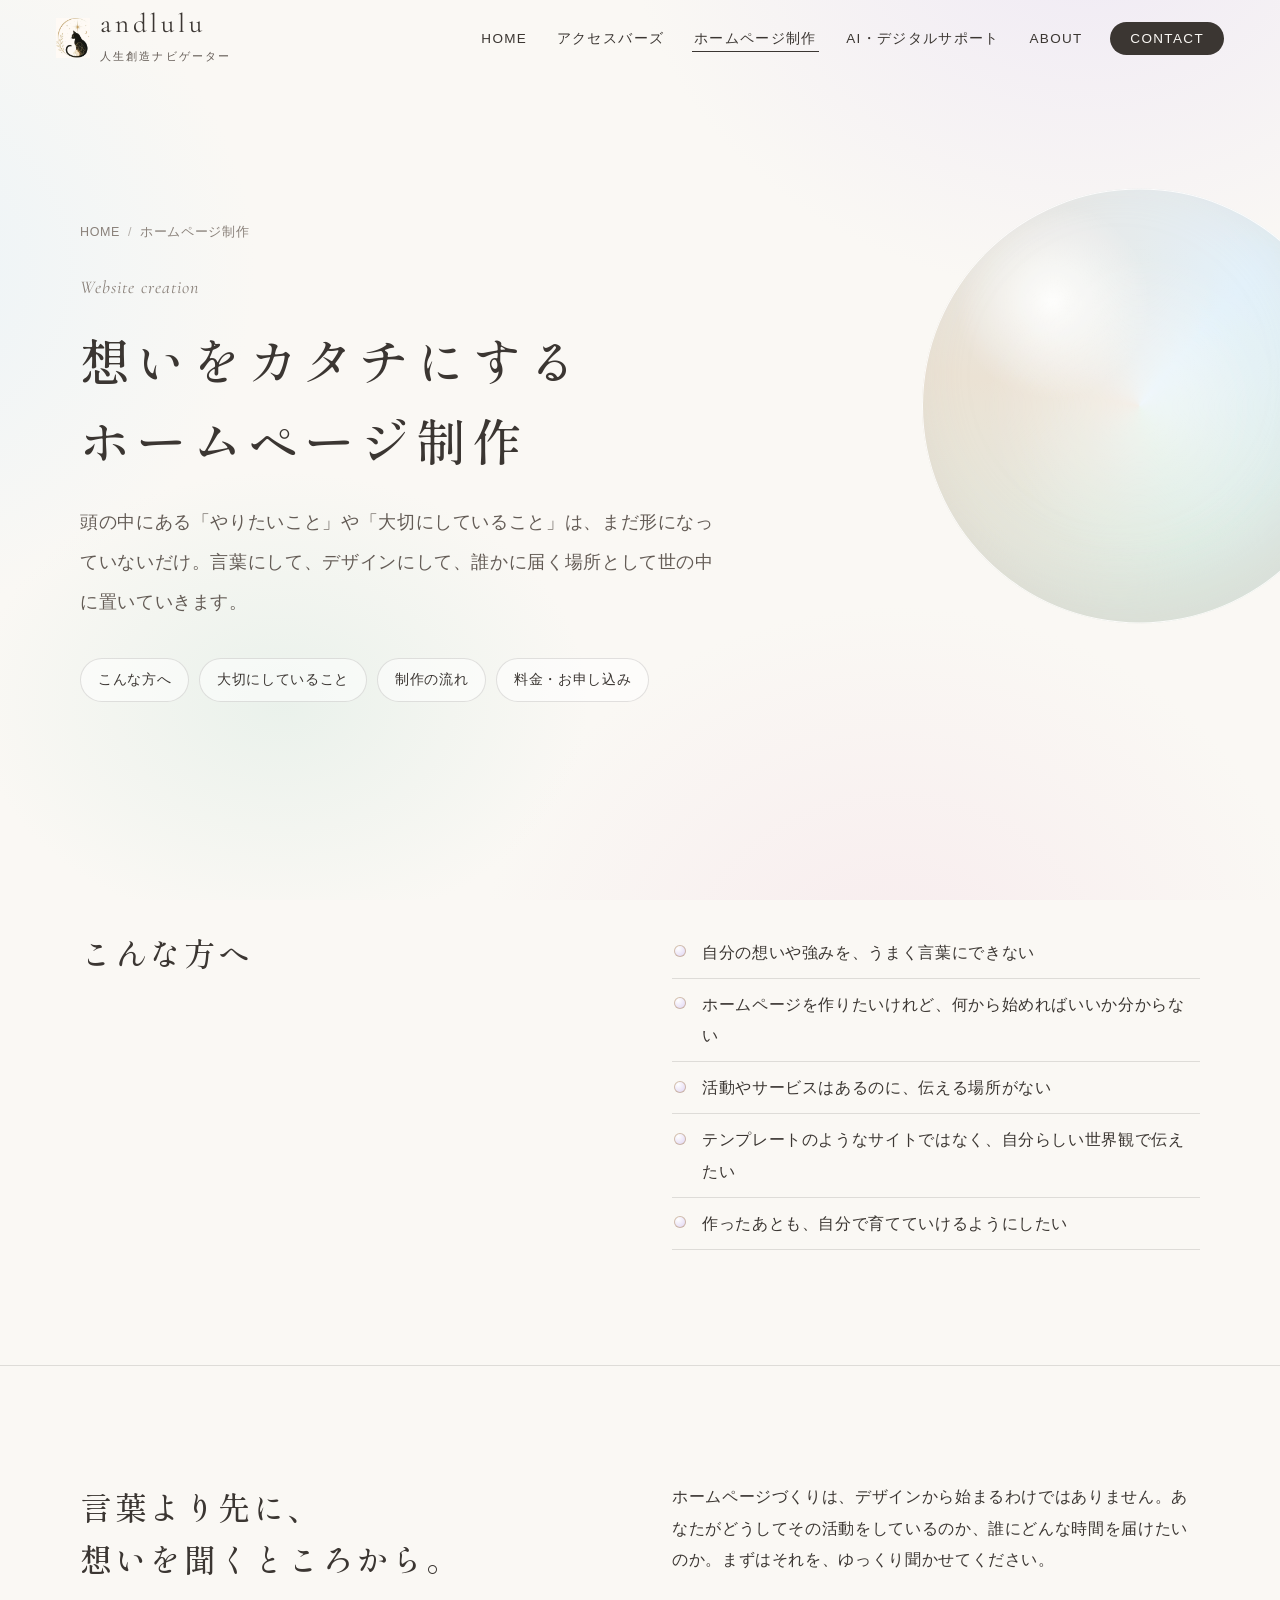
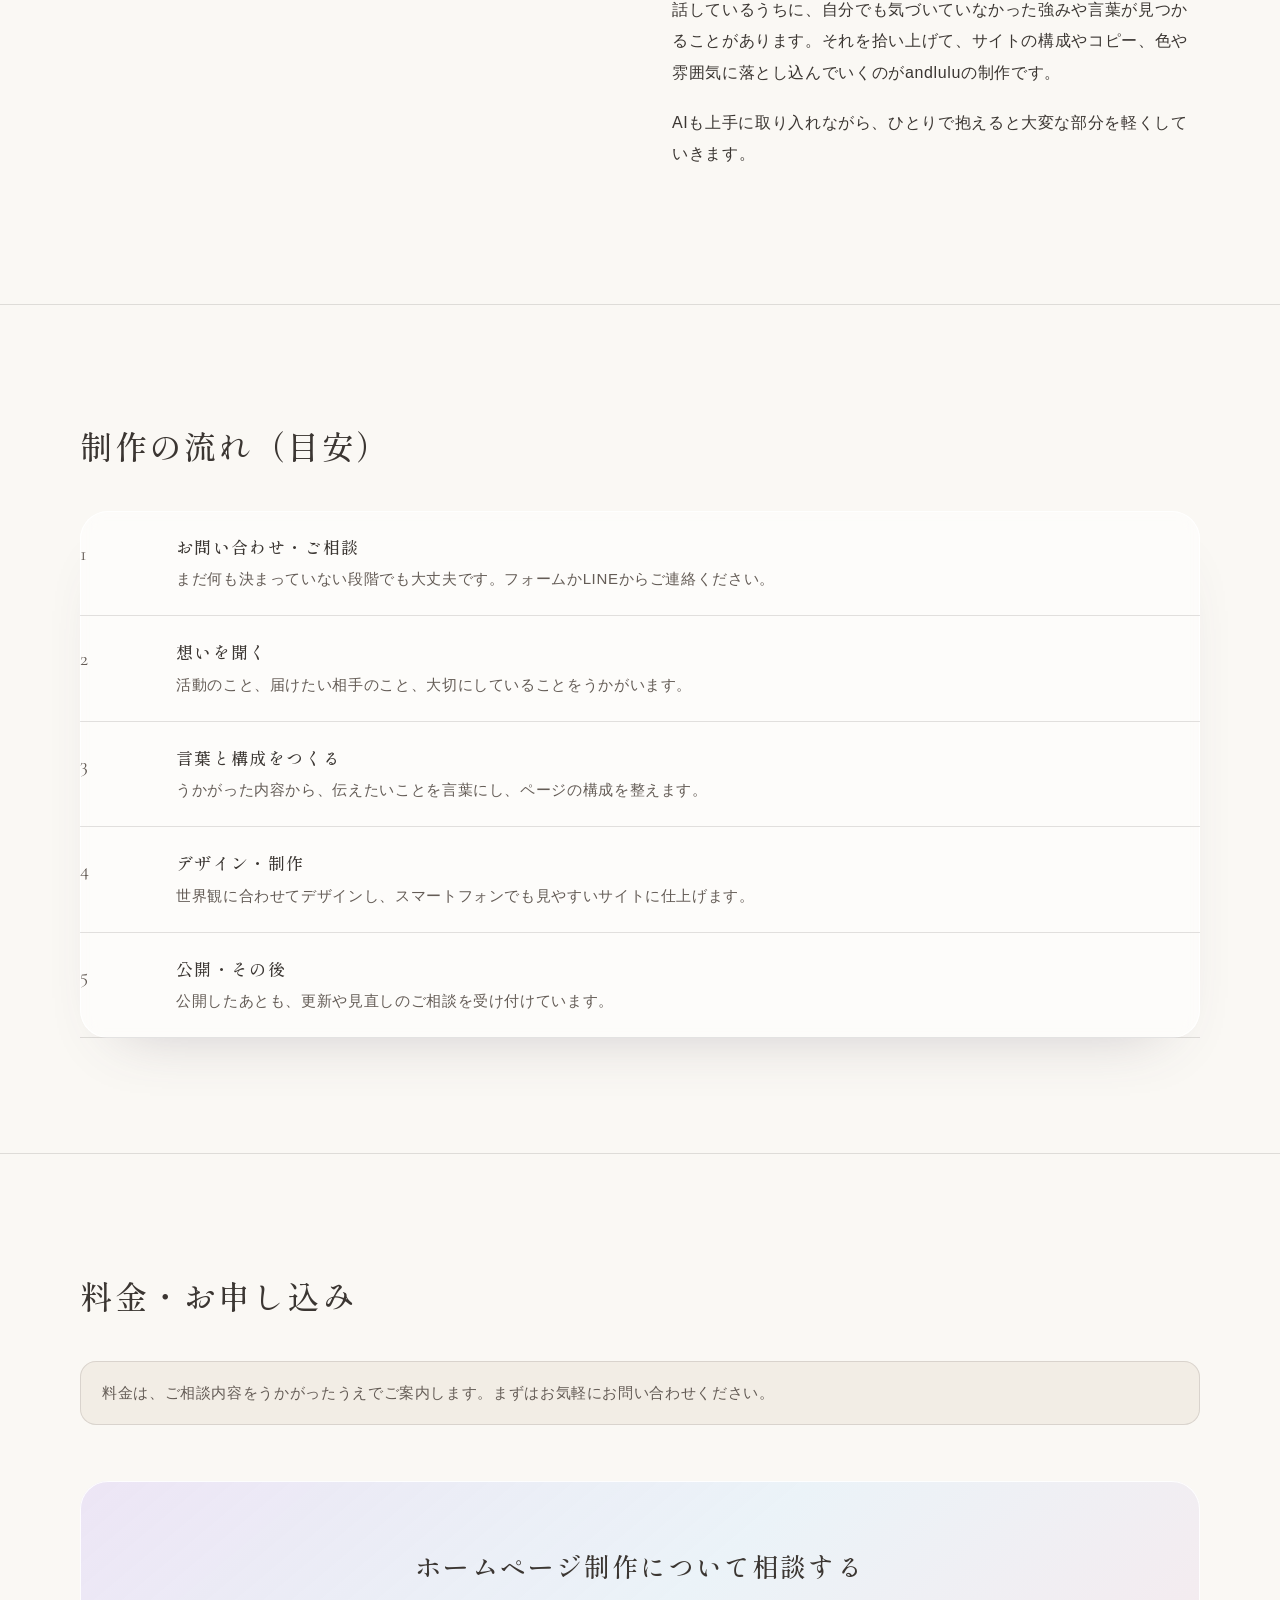
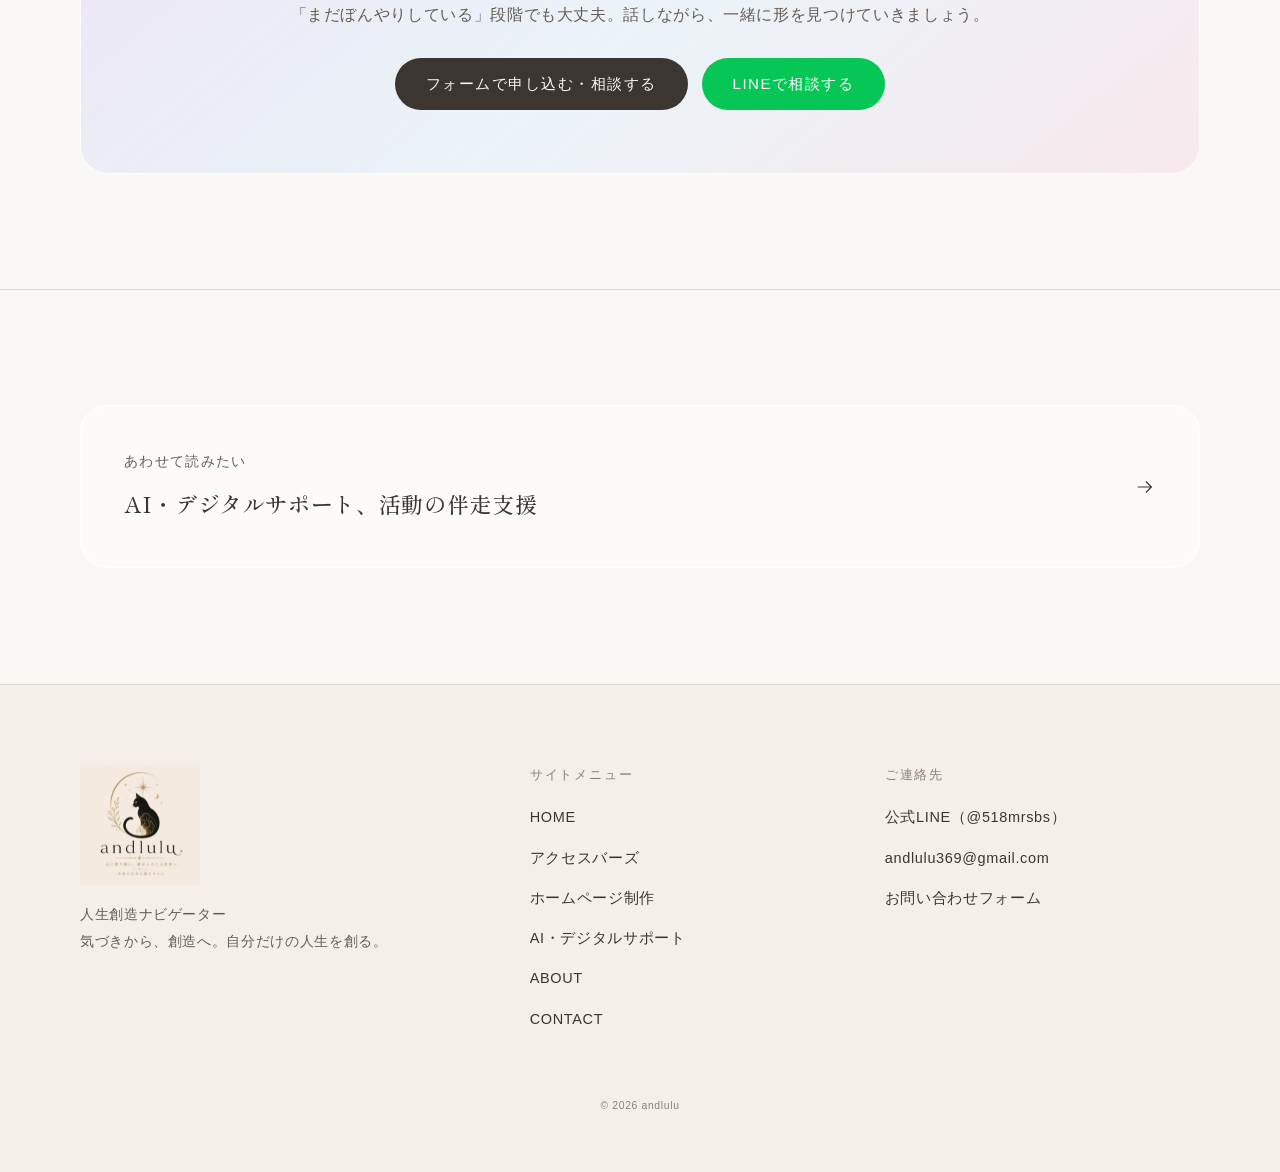
<file: web.html>
<!doctype html>
<html lang="ja" class="no-js">
<head>
<meta charset="utf-8">
<meta name="viewport" content="width=device-width, initial-scale=1">
<title>想いをカタチにするホームページ制作｜andlulu 人生創造ナビゲーター</title>
<meta name="description" content="自分の想いや強みを言葉にするのが苦手な方、何から始めればいいか分からない方へ。andluluは、言葉にするところから一緒に進めるホームページ制作を行っています。">
<meta name="google-site-verification" content="Qz6CUQPBAnaS6RnfsUXxHTg4-sfWUvk1dBZ28GUoZXY">
<link rel="canonical" href="https://andlulu369.github.io/andlulu/web.html">
<meta name="theme-color" content="#FAF8F4">
<meta property="og:type" content="article">
<meta property="og:site_name" content="andlulu">
<meta property="og:title" content="想いをカタチにするホームページ制作｜andlulu 人生創造ナビゲーター">
<meta property="og:description" content="自分の想いや強みを言葉にするのが苦手な方、何から始めればいいか分からない方へ。andluluは、言葉にするところから一緒に進めるホームページ制作を行っています。">
<meta property="og:url" content="https://andlulu369.github.io/andlulu/web.html">
<meta property="og:image" content="https://andlulu369.github.io/andlulu/assets/img/ogp.jpg">
<meta property="og:locale" content="ja_JP">
<meta name="twitter:card" content="summary_large_image">
<link rel="icon" href="assets/img/favicon.png" type="image/png">
<link rel="apple-touch-icon" href="assets/img/apple-touch-icon.png">
<link rel="preconnect" href="https://fonts.googleapis.com">
<link rel="preconnect" href="https://fonts.gstatic.com" crossorigin>
<link rel="stylesheet" href="https://fonts.googleapis.com/css2?family=Cormorant+Garamond:ital,wght@0,400;1,400&family=Shippori+Mincho+B1:wght@500&family=Zen+Kaku+Gothic+New:wght@400;500&display=swap">
<link rel="stylesheet" href="assets/css/style.css">
<script src="assets/js/main.js" defer></script>
</head>
<body class="">
<a class="skip-link" href="#main">本文へ移動</a>
<div class="ambient" aria-hidden="true"></div>
<header class="site-header">
  <div class="header-inner">
    <a class="brand" href="index.html" aria-label="andlulu ホームへ">
      <img src="assets/img/mark.webp" alt="" width="34" height="40">
      <span><span class="brand-name">andlulu</span><span class="brand-role">人生創造ナビゲーター</span></span>
    </a>
    <button class="menu-toggle" type="button" aria-expanded="false" aria-controls="global-nav" aria-label="メニューを開く"><span></span><span></span></button>
    <nav class="global-nav" id="global-nav" aria-label="メインメニュー">
      <ul>
        <li><a href="index.html">HOME</a></li><li><a href="access-bars.html">アクセスバーズ</a></li><li><a href="web.html" aria-current="page">ホームページ制作</a></li><li><a href="ai-support.html">AI・デジタルサポート</a></li><li><a href="about.html">ABOUT</a></li><li><a class="nav-contact" href="contact.html">CONTACT</a></li>
      </ul>
    </nav>
  </div>
</header>
<main id="main">
<section class="page-hero theme-form">
  <div class="page-hero-orb" aria-hidden="true"></div>
  <div class="wrap">
    <nav class="breadcrumbs" aria-label="現在地"><ol><li><a href="index.html">HOME</a></li><li aria-current="page">ホームページ制作</li></ol></nav>
    <span class="latin" lang="en">Website creation</span>
    <h1>想いをカタチにする<br>ホームページ制作</h1>
    <p class="lead">頭の中にある「やりたいこと」や「大切にしていること」は、まだ形になっていないだけ。言葉にして、デザインにして、誰かに届く場所として世の中に置いていきます。</p>
    <nav class="page-index" aria-label="このページの内容"><a href="#for">こんな方へ</a><a href="#making">大切にしていること</a><a href="#flow">制作の流れ</a><a href="#price">料金・お申し込み</a></nav>
  </div>
</section>

<section class="block" id="for" aria-labelledby="w-1">
  <div class="wrap two-col">
    <div class="block-head reveal"><h2 id="w-1">こんな方へ</h2></div>
    <ul class="check-list reveal">
      <li>自分の想いや強みを、うまく言葉にできない</li>
      <li>ホームページを作りたいけれど、何から始めればいいか分からない</li>
      <li>活動やサービスはあるのに、伝える場所がない</li>
      <li>テンプレートのようなサイトではなく、自分らしい世界観で伝えたい</li>
      <li>作ったあとも、自分で育てていけるようにしたい</li>
    </ul>
  </div>
</section>

<section class="block" id="making" aria-labelledby="w-2">
  <div class="wrap two-col">
    <div class="block-head reveal"><h2 id="w-2">言葉より先に、<br>想いを聞くところから。</h2></div>
    <div class="reveal">
      <p>ホームページづくりは、デザインから始まるわけではありません。あなたがどうしてその活動をしているのか、誰にどんな時間を届けたいのか。まずはそれを、ゆっくり聞かせてください。</p>
      <p>話しているうちに、自分でも気づいていなかった強みや言葉が見つかることがあります。それを拾い上げて、サイトの構成やコピー、色や雰囲気に落とし込んでいくのがandluluの制作です。</p>
      <p>AIも上手に取り入れながら、ひとりで抱えると大変な部分を軽くしていきます。</p>
    </div>
  </div>
</section>

<section class="block" id="flow" aria-labelledby="w-3">
  <div class="wrap">
    <div class="block-head reveal"><h2 id="w-3">制作の流れ（目安）</h2></div>
    <!-- 要確認：実際の進め方に合わせて調整してください -->
    <ol class="flow glass-panel reveal">
      <li><span class="when">1</span><div><h3>お問い合わせ・ご相談</h3><p>まだ何も決まっていない段階でも大丈夫です。フォームかLINEからご連絡ください。</p></div></li>
      <li><span class="when">2</span><div><h3>想いを聞く</h3><p>活動のこと、届けたい相手のこと、大切にしていることをうかがいます。</p></div></li>
      <li><span class="when">3</span><div><h3>言葉と構成をつくる</h3><p>うかがった内容から、伝えたいことを言葉にし、ページの構成を整えます。</p></div></li>
      <li><span class="when">4</span><div><h3>デザイン・制作</h3><p>世界観に合わせてデザインし、スマートフォンでも見やすいサイトに仕上げます。</p></div></li>
      <li><span class="when">5</span><div><h3>公開・その後</h3><p>公開したあとも、更新や見直しのご相談を受け付けています。</p></div></li>
    </ol>
  </div>
</section>

<section class="block" id="price" aria-labelledby="w-4">
  <div class="wrap">
    <div class="block-head reveal"><h2 id="w-4">料金・お申し込み</h2></div>
    <!-- 要差し替え：料金・プランが決まったら、この notice をプラン表に差し替えてください -->
    <p class="notice reveal">料金は、ご相談内容をうかがったうえでご案内します。まずはお気軽にお問い合わせください。</p>
    <div class="cta-panel reveal">
  <h2>ホームページ制作について相談する</h2>
  <p>「まだぼんやりしている」段階でも大丈夫。話しながら、一緒に形を見つけていきましょう。</p>
  <div class="cta-row">
    <a class="btn btn--solid" href="contact.html?menu=web#form">フォームで申し込む・相談する</a>
    <a class="btn btn--line" href="https://line.me/R/ti/p/@518mrsbs" target="_blank" rel="noopener">LINEで相談する</a>
  </div>
</div>
  </div>
</section>

<section class="block">
  <div class="wrap">
    <a class="cross-link reveal" href="ai-support.html"><span><small>あわせて読みたい</small><strong>AI・デジタルサポート、活動の伴走支援</strong></span><svg viewBox="0 0 24 24" aria-hidden="true"><path d="M4 12h15M13 6l6 6-6 6" fill="none" stroke="currentColor" stroke-width="1.3"/></svg></a>
  </div>
</section>
</main>

<footer class="site-footer">
  <div class="wrap footer-grid">
    <div class="footer-brand">
      <img src="assets/img/logo.webp" alt="andlulu" width="120" height="120" loading="lazy">
      <p>人生創造ナビゲーター<br>気づきから、創造へ。自分だけの人生を創る。</p>
    </div>
    <nav class="footer-nav" aria-label="フッターメニュー">
      <h2>サイトメニュー</h2>
      <ul>
        <li><a href="index.html">HOME</a></li>
        <li><a href="access-bars.html">アクセスバーズ</a></li>
        <li><a href="web.html">ホームページ制作</a></li>
        <li><a href="ai-support.html">AI・デジタルサポート</a></li>
        <li><a href="about.html">ABOUT</a></li>
        <li><a href="contact.html">CONTACT</a></li>
      </ul>
    </nav>
    <div class="footer-contact">
      <h2>ご連絡先</h2>
      <ul>
        <li><a href="https://line.me/R/ti/p/@518mrsbs" target="_blank" rel="noopener">公式LINE（@518mrsbs）</a></li>
        <li><a href="mailto:andlulu369@gmail.com">andlulu369@gmail.com</a></li>
        <li><a href="contact.html#form">お問い合わせフォーム</a></li>
      </ul>
    </div>
  </div>
  <p class="copyright"><small>&copy; 2026 andlulu</small></p>
</footer>
</body>
</html>
</file>
<file: assets/css/style.css>
/* =========================================================
   andlulu — 人生創造ナビゲーター
   色・書体などの基本設定はこの :root にまとまっています。
   ========================================================= */
:root {
  /* brand palette */
  --warm-white: #FAF8F4;
  --beige: #E9DFD2;
  --greige: #C9C2BC;
  --lavender: #E6DDF5;
  --pink: #F5DFE7;
  --mint: #DDECE4;
  --blue: #E1F0FA;

  /* ink (文字色) — 背景との可読性を確保した濃さ */
  --ink: #3B3632;
  --ink-soft: #645C56;
  --ink-faint: #8A817A;
  --gold: #A9824A;      /* ロゴの金。細い線や記号だけに使う */
  --line: rgba(59, 54, 50, .14);

  --font-serif: "Shippori Mincho B1", "Shippori Mincho", "Hiragino Mincho ProN", "Yu Mincho", "Noto Serif CJK JP", "Noto Serif JP", serif;
  --font-sans: "Zen Kaku Gothic New", "Hiragino Sans", "Yu Gothic", "Meiryo", "Noto Sans CJK JP", "Noto Sans JP", sans-serif;
  --font-latin: "Cormorant Garamond", "Shippori Mincho B1", serif;

  --wrap: 1120px;
  --gutter: clamp(20px, 5vw, 56px);
  --radius-s: 6px;
  --radius-l: 28px;
  --ease: cubic-bezier(.22, .61, .36, 1);
}

*, *::before, *::after { box-sizing: border-box; }
html { -webkit-text-size-adjust: 100%; scroll-behavior: smooth; scroll-padding-top: 88px; }
body {
  margin: 0;
  background: var(--warm-white);
  color: var(--ink);
  font-family: var(--font-sans);
  font-size: 16px;
  line-height: 1.95;
  letter-spacing: .04em;
  font-feature-settings: "palt" 0;
  -webkit-font-smoothing: antialiased;
  overflow-x: hidden;
}
img { max-width: 100%; height: auto; display: block; }
a { color: inherit; }
p { margin: 0 0 1.2em; }
h1, h2, h3, h4 { font-family: var(--font-serif); font-weight: 500; line-height: 1.6; letter-spacing: .08em; margin: 0; }

:focus-visible { outline: 2px solid var(--ink); outline-offset: 4px; border-radius: 4px; }

.skip-link {
  position: absolute; left: 12px; top: -60px; z-index: 200;
  background: var(--ink); color: var(--warm-white); padding: 10px 16px; border-radius: var(--radius-s);
  text-decoration: none; font-size: 14px;
}
.skip-link:focus { top: 12px; }

.visually-hidden {
  position: absolute !important; width: 1px; height: 1px; padding: 0; margin: -1px;
  overflow: hidden; clip: rect(0 0 0 0); white-space: nowrap; border: 0;
}

.wrap { width: min(100% - var(--gutter) * 2, var(--wrap)); margin-inline: auto; }
.wrap--narrow { width: min(100% - var(--gutter) * 2, 720px); margin-inline: auto; }

/* ---------- ambient background: 色が溶け合う光 ---------- */
.ambient {
  position: fixed; inset: 0; z-index: -1; pointer-events: none; overflow: hidden;
  background:
    radial-gradient(60vmax 50vmax at 85% -10%, rgba(230, 221, 245, .55), transparent 60%),
    radial-gradient(50vmax 45vmax at -10% 30%, rgba(225, 240, 250, .6), transparent 60%),
    radial-gradient(55vmax 50vmax at 70% 110%, rgba(245, 223, 231, .5), transparent 60%),
    var(--warm-white);
}
.ambient::after {
  content: ""; position: absolute; inset: -20%;
  background: radial-gradient(40vmax 30vmax at 30% 70%, rgba(221, 236, 228, .55), transparent 60%);
  animation: ambient-drift 38s ease-in-out infinite alternate;
}
@keyframes ambient-drift {
  0% { transform: translate3d(-4%, 2%, 0) scale(1); }
  100% { transform: translate3d(8%, -6%, 0) scale(1.12); }
}

/* ---------- header ---------- */
.site-header {
  position: fixed; inset: 0 0 auto; z-index: 100;
  transition: background-color .4s var(--ease), box-shadow .4s var(--ease);
}
.site-header.is-scrolled {
  background: rgba(250, 248, 244, .82);
  -webkit-backdrop-filter: blur(14px) saturate(1.2);
  backdrop-filter: blur(14px) saturate(1.2);
  box-shadow: 0 1px 0 var(--line);
}
.header-inner {
  display: flex; align-items: center; justify-content: space-between;
  height: 76px; width: min(100% - var(--gutter) * 2, 1240px); margin-inline: auto;
}
.brand { display: inline-flex; align-items: center; gap: 10px; text-decoration: none; }
.brand img { width: 34px; height: auto; mix-blend-mode: multiply; }
.brand-name { font-family: var(--font-latin); font-size: 27px; letter-spacing: .14em; line-height: 1; font-weight: 400; }
.brand-role { display: block; font-size: 10.5px; letter-spacing: .2em; color: var(--ink-soft); margin-top: 4px; font-family: var(--font-sans); }

.global-nav ul { list-style: none; margin: 0; padding: 0; display: flex; gap: clamp(14px, 2vw, 30px); align-items: center; }
.global-nav a {
  text-decoration: none; font-size: 13.5px; letter-spacing: .1em; padding: 8px 2px; position: relative; color: var(--ink);
}
.global-nav a::after {
  content: ""; position: absolute; left: 0; right: 0; bottom: 2px; height: 1px; background: currentColor;
  transform: scaleX(0); transform-origin: left; transition: transform .35s var(--ease);
}
.global-nav a:hover::after, .global-nav a[aria-current="page"]::after { transform: scaleX(1); }
.global-nav .nav-contact {
  padding: 9px 20px; border-radius: 999px; background: var(--ink); color: var(--warm-white);
}
.global-nav .nav-contact::after { display: none; }
.global-nav .nav-contact:hover { background: #57504A; }

.menu-toggle {
  display: none; width: 48px; height: 48px; border: 0; background: transparent; padding: 0; cursor: pointer;
  position: relative; color: var(--ink); border-radius: 50%;
}
.menu-toggle span { position: absolute; left: 13px; right: 13px; height: 1.5px; background: currentColor; transition: transform .35s var(--ease), opacity .2s; }
.menu-toggle span:nth-child(1) { top: 19px; }
.menu-toggle span:nth-child(2) { top: 28px; }
.menu-toggle[aria-expanded="true"] span:nth-child(1) { transform: translateY(4.5px) rotate(20deg); }
.menu-toggle[aria-expanded="true"] span:nth-child(2) { transform: translateY(-4.5px) rotate(-20deg); }

@media (max-width: 960px) {
  .menu-toggle { display: block; z-index: 2; }
  .global-nav {
    position: fixed; inset: 0; z-index: 1;
    background:
      radial-gradient(80vmax 60vmax at 100% 0%, rgba(230, 221, 245, .9), transparent 60%),
      radial-gradient(70vmax 60vmax at 0% 100%, rgba(221, 236, 228, .9), transparent 60%),
      var(--warm-white);
    display: flex; align-items: center; justify-content: center;
    opacity: 0; visibility: hidden; transition: opacity .4s var(--ease), visibility .4s;
  }
  .global-nav.is-open { opacity: 1; visibility: visible; transition: opacity .4s var(--ease), visibility 0s; }
  .global-nav ul { flex-direction: column; gap: 6px; text-align: center; }
  .global-nav a { font-family: var(--font-serif); font-size: 19px; padding: 12px 8px; display: inline-block; }
  .global-nav .nav-contact { margin-top: 18px; padding: 12px 36px; font-family: var(--font-sans); font-size: 15px; }
  body.nav-open { overflow: hidden; }
}

/* ---------- buttons ---------- */
.btn {
  display: inline-flex; align-items: center; justify-content: center; gap: .7em;
  min-height: 52px; padding: 0 30px; border-radius: 999px;
  font-family: var(--font-sans); font-size: 15px; letter-spacing: .1em; text-decoration: none;
  border: 1px solid transparent; cursor: pointer; transition: background-color .3s, color .3s, border-color .3s, transform .3s var(--ease);
}
.btn--solid { background: var(--ink); color: var(--warm-white); }
.btn--solid:hover { background: #57504A; }
.btn--glass {
  background: rgba(255, 255, 255, .5); border-color: rgba(59, 54, 50, .22); color: var(--ink);
  -webkit-backdrop-filter: blur(10px); backdrop-filter: blur(10px);
}
.btn--glass:hover { background: rgba(255, 255, 255, .85); }
.btn--line { background: #06C755; color: #fff; }
.btn--line:hover { background: #05a848; }
.btn .arrow-down { width: 14px; height: 14px; }

.text-link {
  font-size: 14.5px; letter-spacing: .1em; text-decoration: none; display: inline-flex; align-items: center; gap: .6em;
  padding-bottom: 4px; border-bottom: 1px solid currentColor;
}
.text-link:hover { color: var(--ink-soft); }

/* ---------- shared section scaffolding ---------- */
.section { padding-block: clamp(96px, 14vw, 180px); position: relative; }
.section-head { margin-bottom: clamp(40px, 6vw, 72px); }
.section-head .latin {
  display: block; font-family: var(--font-latin); font-style: italic; font-size: 17px; letter-spacing: .08em;
  color: var(--ink-faint); margin-bottom: 14px;
}
.section-title { font-size: clamp(25px, 3.6vw, 38px); }
.lead { font-family: var(--font-serif); font-size: clamp(16px, 1.7vw, 18px); line-height: 2.2; color: var(--ink-soft); }

/* reveal on scroll — ピントが合うように現れる */
.reveal { opacity: 0; filter: blur(8px); transition: opacity 1.4s var(--ease), filter 1.4s var(--ease); }
.reveal.is-visible { opacity: 1; filter: blur(0); }
.no-js .reveal { opacity: 1; filter: none; }

/* =========================================================
   HERO
   ========================================================= */
.hero {
  position: relative; min-height: 100svh; min-height: 100vh; overflow: hidden;
  display: grid; align-items: center;
}
@supports (min-height: 100svh) { .hero { min-height: 100svh; } }

.hero-stage { position: absolute; inset: 0; z-index: 0; }

/* オーロラ：背景のグラデーションがゆっくり移ろう */
.aurora {
  position: absolute; inset: -10%;
  background:
    radial-gradient(38% 42% at 28% 38%, rgba(230, 221, 245, .95), transparent 70%),
    radial-gradient(30% 36% at 62% 30%, rgba(225, 240, 250, .95), transparent 70%),
    radial-gradient(34% 40% at 45% 62%, rgba(245, 223, 231, .9), transparent 70%),
    radial-gradient(30% 30% at 78% 66%, rgba(221, 236, 228, .9), transparent 70%);
  filter: blur(30px);
  animation: aurora-shift 26s ease-in-out infinite alternate;
}
@keyframes aurora-shift {
  0% { transform: translate3d(0, 0, 0) rotate(0deg) scale(1); }
  50% { transform: translate3d(3%, -2%, 0) rotate(6deg) scale(1.06); }
  100% { transform: translate3d(-3%, 2%, 0) rotate(-4deg) scale(1.02); }
}

/* 光の筋：柔らかく移動する */
.light-beam {
  position: absolute; top: -20%; left: 42%; width: 22vw; min-width: 140px; height: 140%;
  background: linear-gradient(90deg, transparent, rgba(255, 255, 255, .55) 45%, rgba(255, 255, 255, .7) 50%, rgba(255, 255, 255, .55) 55%, transparent);
  transform: rotate(18deg); filter: blur(10px); opacity: .7;
  animation: beam 18s ease-in-out infinite alternate;
}
@keyframes beam { 0% { transform: translateX(-18vw) rotate(18deg); } 100% { transform: translateX(16vw) rotate(24deg); } }

/* 水平線と水面 */
.horizon {
  position: absolute; left: 0; right: 0; top: 70%; height: 1px;
  background: linear-gradient(90deg, transparent, rgba(169, 130, 74, .45) 20%, rgba(255, 255, 255, .9) 50%, rgba(169, 130, 74, .45) 80%, transparent);
}
.water {
  position: absolute; left: 0; right: 0; top: 70%; bottom: 0;
  background: linear-gradient(180deg, rgba(233, 223, 210, .55), rgba(250, 248, 244, .2) 70%, rgba(250, 248, 244, .9));
  overflow: hidden;
}
.water::before {
  content: ""; position: absolute; inset: 0;
  background: repeating-linear-gradient(180deg, rgba(255, 255, 255, .0) 0 10px, rgba(255, 255, 255, .55) 10px 11px, rgba(255, 255, 255, 0) 11px 22px);
  -webkit-mask-image: linear-gradient(180deg, #000, transparent 80%);
  mask-image: linear-gradient(180deg, #000, transparent 80%);
  animation: ripple-lines 9s linear infinite; opacity: .55;
}
@keyframes ripple-lines { to { transform: translateY(22px); } }

/* ガラスの球体（レンズ）：視点によって色が変わる */
.orb-wrap {
  position: absolute; left: clamp(4%, 12vw, 18%); top: 70%;
  width: clamp(220px, 34vw, 460px); aspect-ratio: 1;
  transform: translateY(-100%);
}
.orb, .orb-reflection { position: absolute; inset: 0; border-radius: 50%; }
.orb {
  animation: float 11s ease-in-out infinite;
  --px: 0; --py: 0;
}
.orb-body {
  position: absolute; inset: 0; border-radius: 50%; overflow: hidden;
  background:
    radial-gradient(circle at calc(32% + var(--px) * 18%) calc(28% + var(--py) * 18%), rgba(255, 255, 255, .95), rgba(255, 255, 255, 0) 22%),
    radial-gradient(circle at 50% 50%, rgba(255, 255, 255, .15), rgba(255, 255, 255, .55) 70%, rgba(255, 255, 255, .85) 100%);
  box-shadow:
    inset 0 0 0 1px rgba(255, 255, 255, .8),
    inset -18px -26px 60px rgba(201, 194, 188, .45),
    inset 20px 24px 50px rgba(255, 255, 255, .7),
    0 40px 80px -30px rgba(120, 105, 140, .35);
  -webkit-backdrop-filter: blur(6px) saturate(1.3);
  backdrop-filter: blur(6px) saturate(1.3);
}
.orb-body::before {
  /* 内側のプリズム：ゆっくり回転し、角度によって色が変わる */
  content: ""; position: absolute; inset: 10%; border-radius: 50%;
  background: conic-gradient(from calc(var(--px) * 60deg), #E6DDF5, #E1F0FA, #DDECE4, #F5DFE7, #E9DFD2, #E6DDF5);
  filter: blur(18px); opacity: .9; mix-blend-mode: multiply;
  animation: spin 40s linear infinite;
}
.orb-body::after {
  /* 屈折したリング */
  content: ""; position: absolute; inset: 0; border-radius: 50%;
  background: radial-gradient(circle at calc(70% - var(--px) * 14%) calc(76% - var(--py) * 14%), rgba(255, 255, 255, .85), transparent 16%);
  mix-blend-mode: screen;
}
.orb-ring {
  position: absolute; inset: -9%; border-radius: 50%;
  border: 1px solid rgba(169, 130, 74, .32);
  -webkit-mask-image: linear-gradient(120deg, #000 20%, transparent 55%, #000 90%);
  mask-image: linear-gradient(120deg, #000 20%, transparent 55%, #000 90%);
  animation: spin 70s linear infinite reverse;
}
.orb-reflection {
  top: 100%; bottom: auto; height: 100%;
  transform: scaleY(-1); transform-origin: top;
  opacity: .55; filter: blur(2px);
  -webkit-mask-image: linear-gradient(0deg, transparent 35%, #000 100%);
  mask-image: linear-gradient(0deg, transparent 35%, #000 100%);
}
.orb-reflection .orb-body { animation: wobble 6s ease-in-out infinite; }
@keyframes float { 0%, 100% { transform: translateY(0); } 50% { transform: translateY(-14px); } }
@keyframes wobble { 0%, 100% { transform: scaleX(1) skewX(0); } 50% { transform: scaleX(1.03) skewX(-2deg); } }
@keyframes spin { to { transform: rotate(360deg); } }

/* 浮遊する小さなガラス片 */
.shard {
  position: absolute; border-radius: 50%;
  background: radial-gradient(circle at 35% 30%, rgba(255, 255, 255, .95), rgba(255, 255, 255, .25) 45%, rgba(230, 221, 245, .35));
  box-shadow: inset 0 0 0 1px rgba(255, 255, 255, .8), 0 10px 26px -12px rgba(120, 105, 140, .35);
  animation: float 9s ease-in-out infinite;
}
.shard--1 { width: 54px; height: 54px; left: 58%; top: 18%; animation-duration: 12s; }
.shard--2 { width: 22px; height: 22px; left: 48%; top: 52%; animation-delay: -3s; }
.shard--3 { width: 34px; height: 34px; left: 8%; top: 20%; animation-delay: -6s; animation-duration: 14s; }

.hero-inner {
  position: relative; z-index: 2;
  width: min(100% - var(--gutter) * 2, 1240px); margin-inline: auto;
  display: grid; grid-template-columns: 1fr auto; align-items: center; gap: 40px;
  padding-top: 80px; min-height: inherit;
}
.hero-copy { grid-column: 2; display: flex; flex-direction: row-reverse; align-items: flex-start; gap: clamp(28px, 4vw, 56px); }
.hero-title {
  writing-mode: vertical-rl; text-orientation: mixed;
  font-size: clamp(30px, min(4vw, 5.6vh), 52px); letter-spacing: .16em; line-height: 1.5;
  font-weight: 500; white-space: nowrap;
}
.hero-title .line { display: block; }
.hero-title .line + .line { margin-top: 1.4em; padding-top: 0; }
.hero-sub {
  writing-mode: vertical-rl; font-family: var(--font-serif); font-size: clamp(15px, 1.5vw, 18px);
  letter-spacing: .26em; color: var(--ink-soft); margin: 3.2em 0 0; line-height: 2;
}
.hero-foot {
  position: absolute; z-index: 2; left: 0; right: 0; bottom: clamp(28px, 6vh, 64px);
  width: min(100% - var(--gutter) * 2, 1240px); margin-inline: auto;
  display: flex; align-items: flex-end; justify-content: space-between; gap: 24px; flex-wrap: wrap;
}
.hero-concept { font-family: var(--font-serif); font-size: clamp(14px, 1.4vw, 16px); letter-spacing: .16em; color: var(--ink-soft); margin: 0; }

/* page-load sequence: ことばがゆっくり現れる */
.js .hero-title .line { opacity: 0; filter: blur(12px); clip-path: inset(0 0 100% 0); }
.js .hero.is-ready .hero-title .line {
  opacity: 1; filter: blur(0); clip-path: inset(0 0 0 0);
  transition: opacity 2s var(--ease), filter 2s var(--ease), clip-path 2.4s var(--ease);
  transition-delay: calc(var(--i) * 700ms + 300ms);
}
.js .hero-sub, .js .hero-foot { opacity: 0; transition: opacity 1.8s var(--ease) 2.2s; }
.js .hero.is-ready .hero-sub, .js .hero.is-ready .hero-foot { opacity: 1; }

@media (max-width: 760px) {
  .orb-wrap { left: 40%; top: 66%; width: min(56vw, 280px); transform: translate(-50%, -100%); }
  .horizon, .water { top: 66%; }
  .hero-inner { grid-template-columns: 1fr; align-items: start; padding-top: 104px; }
  .hero-copy { grid-column: 1; justify-content: flex-start; }
  .hero-title { font-size: clamp(26px, min(7.6vw, 4.6vh), 36px); }
  .hero-sub { font-size: 14px; }
  .hero-foot { flex-direction: column; align-items: flex-start; }
  .shard--1 { left: 70%; top: 70%; }
  .shard--3 { top: 18%; left: 10%; }
  .light-beam { left: 30%; }
}

/* =========================================================
   QUESTIONS + LENS
   ========================================================= */
.questions { text-align: center; }
.question-list { list-style: none; margin: 0 auto; padding: 0; display: grid; gap: clamp(40px, 7vw, 76px); max-width: 760px; }
.question-list li { font-family: var(--font-serif); font-size: clamp(19px, 2.6vw, 28px); line-height: 1.9; letter-spacing: .1em; }
.question-list li:nth-child(2) { transform: translateX(clamp(0px, 6vw, 80px)); }
.question-list li:nth-child(3) { transform: translateX(clamp(0px, -6vw, -80px)); }
.questions-after { margin-top: clamp(56px, 8vw, 96px); color: var(--ink-soft); }

/* ふだんの見え方＝色つきのレンズ越しの世界。
   円の部分だけレンズが外れ、くっきりとした本来の姿が見える。 */
.lens-field {
  position: relative; margin: clamp(56px, 8vw, 96px) auto 0; max-width: 960px;
  border-radius: var(--radius-l); padding: clamp(48px, 7vw, 88px) clamp(20px, 5vw, 64px);
  background:
    linear-gradient(115deg, rgba(255, 255, 255, 0) 30%, rgba(255, 255, 255, .55) 42%, rgba(255, 255, 255, 0) 54%),
    linear-gradient(140deg, rgba(230, 221, 245, .95), rgba(245, 223, 231, .9) 45%, rgba(225, 240, 250, .9));
  box-shadow: inset 0 0 0 1px rgba(255, 255, 255, .85), inset 0 0 60px rgba(201, 194, 188, .35);
  touch-action: pan-y; user-select: none; -webkit-user-select: none; cursor: none;
  --lx: 50%; --ly: 50%; --lr: clamp(78px, 13vw, 128px);
  overflow: hidden; isolation: isolate;
}
.lens-layer { display: grid; gap: clamp(18px, 3vw, 30px); }
.lens-layer p {
  text-align: left; margin: 0; font-family: var(--font-serif);
  font-size: clamp(20px, 3.4vw, 36px); letter-spacing: .14em; line-height: 1.5;
}
.lens-layer p:nth-child(even) { text-align: right; }
.lens-layer--through p { color: rgba(110, 96, 120, .6); filter: blur(1.4px); }
.lens-layer--bare {
  position: absolute; inset: 0; padding: inherit;
  background: var(--warm-white);
  clip-path: circle(var(--lr) at var(--lx) var(--ly));
  -webkit-clip-path: circle(var(--lr) at var(--lx) var(--ly));
}
.lens-layer--bare p { color: var(--ink); }
.lens-ring {
  /* レンズが外れた穴のふち */
  position: absolute; left: var(--lx); top: var(--ly); width: calc(var(--lr) * 2); height: calc(var(--lr) * 2);
  transform: translate(-50%, -50%); border-radius: 50%; pointer-events: none;
  box-shadow: 0 0 0 1px rgba(169, 130, 74, .35), 0 0 0 6px rgba(255, 255, 255, .55), 0 0 36px 10px rgba(255, 255, 255, .6);
}
.lens-field.is-unveiled .lens-layer--bare { clip-path: circle(150% at var(--lx) var(--ly)); -webkit-clip-path: circle(150% at var(--lx) var(--ly)); transition: clip-path 1.4s var(--ease); }
.lens-field.is-unveiled .lens-ring { opacity: 0; transition: opacity .6s; }
.lens-field.is-unveiled { cursor: default; }
.lens-controls { margin-top: 22px; display: flex; flex-wrap: wrap; align-items: center; justify-content: center; gap: 14px 24px; color: var(--ink-soft); font-size: 14px; }
.lens-controls p { margin: 0; }

/* =========================================================
   PHILOSOPHY / PRISM
   ========================================================= */
.philosophy-grid { display: grid; grid-template-columns: minmax(0, 1fr) minmax(0, 1fr); gap: clamp(40px, 7vw, 100px); align-items: start; }
.philosophy-text { max-width: 34em; }
.philosophy-text .section-title { margin-bottom: 1.4em; }
.prism-figure { margin: 0; position: sticky; top: 120px; }
.prism-figure svg { width: 100%; height: auto; overflow: visible; }
.prism-figure .beam-path { stroke-dasharray: 600; stroke-dashoffset: 600; transition: stroke-dashoffset 2.4s var(--ease); }
.prism-figure.is-visible .beam-path { stroke-dashoffset: 0; }
.prism-figure.is-visible .beam-path:nth-of-type(2) { transition-delay: .3s; }
.prism-figure.is-visible .beam-path:nth-of-type(3) { transition-delay: .6s; }
.no-js .prism-figure .beam-path { stroke-dashoffset: 0; }

.steps { list-style: none; margin: 56px 0 0; padding: 0; display: grid; gap: 36px; counter-reset: step; }
.steps li { display: grid; grid-template-columns: 56px 1fr; gap: 6px 20px; }
.steps .step-mark {
  grid-row: span 2; width: 44px; height: 44px; border-radius: 50%; margin-top: 4px;
  box-shadow: inset 0 0 0 1px rgba(255, 255, 255, .9), 0 8px 20px -10px rgba(120, 105, 140, .5);
}
.steps li:nth-child(1) .step-mark { background: radial-gradient(circle at 35% 30%, #fff, var(--blue) 60%); }
.steps li:nth-child(2) .step-mark { background: radial-gradient(circle at 35% 30%, #fff, var(--lavender) 60%); }
.steps li:nth-child(3) .step-mark { background: radial-gradient(circle at 35% 30%, #fff, var(--pink) 60%); }
.steps h3 { font-size: 20px; letter-spacing: .14em; }
.steps h3 small { font-family: var(--font-sans); font-size: 13px; color: var(--ink-faint); letter-spacing: .1em; margin-left: .8em; font-weight: 400; }
.steps p { margin: 0; color: var(--ink-soft); }
.easy-line {
  margin-top: 64px; padding-top: 32px; border-top: 1px solid var(--line);
  font-family: var(--font-serif); font-size: clamp(17px, 2vw, 20px); line-height: 2.1;
}

@media (max-width: 860px) {
  .philosophy-grid { grid-template-columns: 1fr; }
  .prism-figure { position: relative; top: 0; max-width: 460px; order: -1; }
}

/* =========================================================
   SERVICES (2本柱)
   ========================================================= */
.services-bridge { text-align: center; margin-bottom: clamp(48px, 7vw, 80px); }
.services-bridge .section-title { margin-bottom: .9em; }
.service-pair { display: grid; grid-template-columns: 1fr 1fr; gap: clamp(20px, 3vw, 36px); position: relative; }
.service-pair::before {
  /* 2つをつなぐ光の線 */
  content: ""; position: absolute; left: 25%; right: 25%; top: 112px; height: 1px; z-index: 0;
  background: linear-gradient(90deg, rgba(169, 130, 74, .0), rgba(169, 130, 74, .5), rgba(255, 255, 255, 1), rgba(169, 130, 74, .5), rgba(169, 130, 74, 0));
}
.service {
  position: relative; z-index: 1; border-radius: var(--radius-l); padding: clamp(32px, 4vw, 52px);
  display: flex; flex-direction: column;
  box-shadow: inset 0 0 0 1px rgba(255, 255, 255, .85);
  -webkit-backdrop-filter: blur(12px); backdrop-filter: blur(12px);
}
.service--inner { background: linear-gradient(160deg, rgba(230, 221, 245, .75), rgba(245, 223, 231, .55) 60%, rgba(250, 248, 244, .6)); }
.service--form { background: linear-gradient(200deg, rgba(225, 240, 250, .8), rgba(221, 236, 228, .6) 60%, rgba(250, 248, 244, .6)); }
.service-visual { width: 150px; height: 150px; margin: 0 auto 28px; }
.service-visual svg { width: 100%; height: 100%; overflow: visible; }
.service-kicker { font-size: 13px; letter-spacing: .14em; color: var(--ink-soft); margin: 0 0 6px; text-align: center; }
.service h3 { font-size: clamp(22px, 2.6vw, 28px); text-align: center; margin-bottom: 18px; }
.service-desc { color: var(--ink-soft); }
.service-menu { list-style: none; margin: 8px 0 32px; padding: 0; border-top: 1px solid var(--line); }
.service-menu li { border-bottom: 1px solid var(--line); }
.service-menu a, .service-menu span.item {
  display: flex; justify-content: space-between; align-items: center; gap: 16px;
  padding: 14px 4px; text-decoration: none; font-size: 15px;
}
.service-menu a:hover { background: rgba(255, 255, 255, .45); }
.service-menu .chev { width: 14px; height: 14px; flex: none; opacity: .6; }
.service .btn { margin-top: auto; align-self: center; }

@media (max-width: 860px) {
  .service-pair { grid-template-columns: 1fr; }
  .service-pair::before { left: 50%; right: auto; top: 10%; bottom: 10%; width: 1px; height: auto; background: linear-gradient(180deg, transparent, rgba(169, 130, 74, .45), transparent); }
}

/* ripple / crystal motion inside service visuals */
.ripple circle { transform-origin: 75px 75px; animation: ripple 6s ease-out infinite; }
.ripple circle:nth-child(2) { animation-delay: 2s; }
.ripple circle:nth-child(3) { animation-delay: 4s; }
@keyframes ripple { 0% { transform: scale(.2); opacity: 0; } 20% { opacity: 1; } 100% { transform: scale(1); opacity: 0; } }
.crystal { animation: float 10s ease-in-out infinite; transform-origin: 75px 75px; }

/* =========================================================
   NAVIGATOR
   ========================================================= */
.navigator-grid { display: grid; grid-template-columns: minmax(0, 5fr) minmax(0, 6fr); gap: clamp(40px, 7vw, 96px); align-items: center; }
.lens-photo {
  position: relative; border-radius: 50%; overflow: hidden; aspect-ratio: 1;
  box-shadow: 0 0 0 10px rgba(255, 255, 255, .55), 0 0 0 11px rgba(169, 130, 74, .25), 0 40px 80px -40px rgba(80, 70, 90, .45);
}
.lens-photo img { width: 100%; height: 100%; object-fit: cover; }
.lens-photo::after {
  /* ガラス越しに見ているような光 */
  content: ""; position: absolute; inset: 0; border-radius: 50%;
  background: radial-gradient(circle at 28% 22%, rgba(255, 255, 255, .45), transparent 30%), linear-gradient(180deg, rgba(230, 221, 245, .18), transparent 45%, rgba(245, 223, 231, .22));
  box-shadow: inset 0 0 40px rgba(255, 255, 255, .5);
}
.navigator-figure { margin: 0; position: relative; }
.navigator-figure figcaption { font-size: 13px; color: var(--ink-faint); margin-top: 14px; text-align: center; }
.navigator-figure .float-orb {
  position: absolute; right: -28px; top: 18%; width: 92px; height: 92px; border-radius: 50%;
  background: radial-gradient(circle at 32% 28%, rgba(255, 255, 255, .95), rgba(255, 255, 255, .2) 40%, rgba(225, 240, 250, .5));
  box-shadow: inset 0 0 0 1px rgba(255, 255, 255, .9), 0 20px 40px -20px rgba(120, 105, 140, .5);
  -webkit-backdrop-filter: blur(4px) saturate(1.4); backdrop-filter: blur(4px) saturate(1.4);
  animation: float 12s ease-in-out infinite;
}
.navigator-text .section-title { margin-bottom: 1.2em; }
.facts { margin: 36px 0 0; padding: 0; display: grid; gap: 0; border-top: 1px solid var(--line); }
.facts div { display: grid; grid-template-columns: 9em 1fr; gap: 16px; padding: 14px 0; border-bottom: 1px solid var(--line); font-size: 15px; }
.facts dt { color: var(--ink-faint); }
.facts dd { margin: 0; }

@media (max-width: 860px) {
  .navigator-grid { grid-template-columns: 1fr; }
  .navigator-figure { max-width: 380px; margin-inline: auto; }
  .navigator-figure .float-orb { right: -8px; width: 70px; height: 70px; }
  .facts div { grid-template-columns: 1fr; gap: 0; }
}

/* =========================================================
   CLOSING
   ========================================================= */
.closing { text-align: center; overflow: hidden; }
.closing-veil {
  position: absolute; inset: 8% -10%; z-index: -1; border-radius: 50%;
  background: radial-gradient(closest-side, rgba(230, 221, 245, .7), rgba(225, 240, 250, .45) 45%, rgba(245, 223, 231, .3) 70%, transparent);
  filter: blur(20px); animation: aurora-shift 30s ease-in-out infinite alternate;
}
.closing-copy { font-family: var(--font-serif); font-size: clamp(22px, 3.6vw, 40px); line-height: 1.9; letter-spacing: .12em; margin: 0 0 .8em; }
.closing-ask { font-family: var(--font-serif); font-size: clamp(16px, 1.8vw, 19px); color: var(--ink-soft); margin-bottom: 56px; }
.cta-row { display: flex; flex-wrap: wrap; justify-content: center; gap: 14px; }
.closing-links { margin-top: 48px; display: flex; flex-wrap: wrap; justify-content: center; gap: 14px 32px; }

/* =========================================================
   SUB PAGES
   ========================================================= */
.page-hero { position: relative; padding: clamp(150px, 20vw, 220px) 0 clamp(64px, 9vw, 110px); overflow: hidden; }
.page-hero .wrap { position: relative; z-index: 1; }
.page-hero .latin { display: block; font-family: var(--font-latin); font-style: italic; font-size: 18px; color: var(--ink-faint); margin-bottom: 14px; letter-spacing: .06em; }
.page-hero h1 { font-size: clamp(28px, 4.8vw, 50px); letter-spacing: .12em; }
.page-hero .lead { margin-top: 24px; max-width: 36em; }
.page-hero-orb {
  position: absolute; right: clamp(-120px, -6vw, -40px); top: 50%; width: clamp(220px, 34vw, 440px); aspect-ratio: 1; transform: translateY(-50%);
  border-radius: 50%; opacity: .9;
  background:
    radial-gradient(circle at 30% 26%, rgba(255, 255, 255, .95), transparent 22%),
    conic-gradient(from 40deg, var(--c1, #E6DDF5), var(--c2, #E1F0FA), var(--c3, #F5DFE7), var(--c1, #E6DDF5));
  box-shadow: inset 0 0 0 1px rgba(255, 255, 255, .9), inset -20px -30px 60px rgba(201, 194, 188, .4);
  filter: saturate(1.05);
  animation: float 12s ease-in-out infinite;
}
.page-hero-orb::after {
  content: ""; position: absolute; inset: 14%; border-radius: 50%;
  background: radial-gradient(circle, rgba(255, 255, 255, .5), transparent 70%); filter: blur(10px);
}
.theme-inner { --c1: #E6DDF5; --c2: #F5DFE7; --c3: #E9DFD2; }
.theme-form { --c1: #E1F0FA; --c2: #DDECE4; --c3: #E9DFD2; }
.theme-ai { --c1: #DDECE4; --c2: #E1F0FA; --c3: #E6DDF5; }
.theme-about { --c1: #F5DFE7; --c2: #E6DDF5; --c3: #E1F0FA; }

.breadcrumbs { font-size: 12.5px; color: var(--ink-faint); margin-bottom: 26px; }
.breadcrumbs ol { list-style: none; margin: 0; padding: 0; display: flex; gap: 8px; flex-wrap: wrap; }
.breadcrumbs li + li::before { content: "/"; margin-right: 8px; opacity: .6; }
.breadcrumbs a { text-decoration: none; }
.breadcrumbs a:hover { text-decoration: underline; }

.page-index { display: flex; flex-wrap: wrap; gap: 10px; margin-top: 36px; }
.page-index a {
  text-decoration: none; font-size: 14px; padding: 8px 18px; border-radius: 999px;
  background: rgba(255, 255, 255, .55); box-shadow: inset 0 0 0 1px var(--line);
}
.page-index a:hover { background: rgba(255, 255, 255, .9); }

.block { padding-block: clamp(64px, 9vw, 120px); }
.block + .block { border-top: 1px solid var(--line); }
.block-head { margin-bottom: 40px; }
.block-head .for { font-size: 13.5px; color: var(--ink-soft); letter-spacing: .12em; margin: 0 0 10px; }
.block-head h2 { font-size: clamp(23px, 3.2vw, 32px); }
.block-head p.lead { margin-top: 20px; }

.two-col { display: grid; grid-template-columns: minmax(0, 1fr) minmax(0, 1fr); gap: clamp(32px, 5vw, 72px); }
@media (max-width: 820px) { .two-col { grid-template-columns: 1fr; } }

.glass-panel {
  border-radius: var(--radius-l); padding: clamp(28px, 4vw, 44px);
  background: rgba(255, 255, 255, .5); box-shadow: inset 0 0 0 1px rgba(255, 255, 255, .9), 0 30px 60px -40px rgba(80, 70, 90, .3);
  -webkit-backdrop-filter: blur(10px); backdrop-filter: blur(10px);
}
.glass-panel h3 { font-size: 20px; margin-bottom: 16px; }

.check-list { list-style: none; margin: 0; padding: 0; }
.check-list li { position: relative; padding: 10px 0 10px 30px; border-bottom: 1px solid var(--line); }
.check-list li::before {
  content: ""; position: absolute; left: 2px; top: 1.15em; width: 12px; height: 12px; border-radius: 50%;
  background: radial-gradient(circle at 35% 30%, #fff, var(--lavender) 70%); box-shadow: inset 0 0 0 1px rgba(169, 130, 74, .45);
}

.price-table { width: 100%; border-collapse: collapse; font-size: 15px; }
.price-table caption { text-align: left; font-family: var(--font-serif); font-size: 19px; margin-bottom: 14px; }
.price-table th, .price-table td { padding: 16px 8px; border-bottom: 1px solid var(--line); text-align: left; vertical-align: top; }
.price-table th { font-weight: 500; width: 34%; }
.price-table td.price { font-family: var(--font-serif); font-size: 20px; white-space: nowrap; text-align: right; }
.price-table .note { display: block; font-size: 13px; color: var(--ink-soft); margin-top: 4px; font-family: var(--font-sans); }

.detail-list { margin: 0; border-top: 1px solid var(--line); }
.detail-list div { display: grid; grid-template-columns: 8.5em 1fr; gap: 16px; padding: 14px 0; border-bottom: 1px solid var(--line); font-size: 15px; }
.detail-list dt { color: var(--ink-soft); }
.detail-list dd { margin: 0; }
@media (max-width: 560px) { .detail-list div { grid-template-columns: 1fr; gap: 2px; } }

.flow { list-style: none; margin: 0; padding: 0; display: grid; gap: 0; }
.flow li { display: grid; grid-template-columns: 76px 1fr; gap: 20px; padding: 22px 0; border-bottom: 1px solid var(--line); }
.flow .when { font-family: var(--font-latin); font-size: 20px; color: var(--ink-soft); padding-top: 2px; }
.flow h3, .flow h4 { font-family: var(--font-serif); font-weight: 500; letter-spacing: .08em; line-height: 1.6; margin-top: 0; font-size: 17px; margin-bottom: 4px; }
.flow p { margin: 0; color: var(--ink-soft); font-size: 15px; }

.notice {
  border-radius: 16px; padding: 18px 22px; font-size: 14.5px; color: var(--ink-soft);
  background: rgba(233, 223, 210, .45); box-shadow: inset 0 0 0 1px rgba(201, 194, 188, .6);
}

.cta-panel {
  margin-top: 56px; text-align: center; border-radius: var(--radius-l); padding: clamp(36px, 6vw, 64px) clamp(20px, 4vw, 48px);
  background: linear-gradient(140deg, rgba(230, 221, 245, .7), rgba(225, 240, 250, .6) 50%, rgba(245, 223, 231, .6));
  box-shadow: inset 0 0 0 1px rgba(255, 255, 255, .9);
}
.cta-panel h2, .cta-panel h3 { font-size: clamp(20px, 2.6vw, 26px); margin-bottom: 12px; }
.cta-panel p { color: var(--ink-soft); }
.cta-panel .cta-row { margin-top: 28px; }

.cross-link {
  display: grid; grid-template-columns: 1fr auto; align-items: center; gap: 24px; text-decoration: none;
  border-radius: var(--radius-l); padding: clamp(28px, 4vw, 44px);
  background: rgba(255, 255, 255, .45); box-shadow: inset 0 0 0 1px rgba(255, 255, 255, .9);
  transition: background-color .3s;
}
.cross-link:hover { background: rgba(255, 255, 255, .8); }
.cross-link small { display: block; color: var(--ink-soft); font-size: 13.5px; letter-spacing: .1em; margin-bottom: 6px; }
.cross-link strong { font-family: var(--font-serif); font-weight: 500; font-size: clamp(18px, 2.2vw, 22px); }
.cross-link svg { width: 22px; height: 22px; }

.prose h3 { font-size: 20px; margin: 2em 0 .8em; }
.prose p { color: var(--ink); }

/* ---------- contact ---------- */
.contact-ways { display: grid; grid-template-columns: repeat(2, minmax(0, 1fr)); gap: 20px; }
.contact-way h3 { font-size: 18px; margin-bottom: 8px; }
.contact-way p { color: var(--ink-soft); font-size: 15px; }
@media (max-width: 720px) { .contact-ways { grid-template-columns: 1fr; } }

.form { display: grid; gap: 24px; }
.field label, .field legend { display: block; font-size: 14.5px; margin-bottom: 8px; letter-spacing: .08em; }
.field .req { font-size: 12px; margin-left: .6em; padding: 1px 8px; border-radius: 999px; background: var(--ink); color: var(--warm-white); letter-spacing: .1em; }
.field .hint { font-size: 13px; color: var(--ink-soft); margin: 6px 0 0; }
.input {
  width: 100%; font: inherit; font-size: 16px; color: var(--ink); padding: 14px 16px; border-radius: 12px;
  border: 1px solid rgba(59, 54, 50, .28); background: rgba(255, 255, 255, .8); letter-spacing: .04em;
}
.input:focus { outline: 2px solid var(--ink); outline-offset: 1px; border-color: transparent; }
textarea.input { min-height: 180px; resize: vertical; line-height: 1.8; }
select.input { appearance: none; background-image: linear-gradient(45deg, transparent 50%, var(--ink) 50%), linear-gradient(135deg, var(--ink) 50%, transparent 50%); background-position: calc(100% - 22px) 52%, calc(100% - 16px) 52%; background-size: 6px 6px; background-repeat: no-repeat; padding-right: 44px; }
.form-status { margin: 0; padding: 16px 20px; border-radius: 12px; font-size: 15px; }
.form-status[hidden] { display: none; }
.form-status.is-success { background: rgba(221, 236, 228, .9); box-shadow: inset 0 0 0 1px rgba(80, 130, 100, .35); }
.form-status.is-error { background: rgba(245, 223, 231, .9); box-shadow: inset 0 0 0 1px rgba(160, 70, 90, .35); }

/* ---------- footer ---------- */
.site-footer { padding: 80px 0 40px; border-top: 1px solid var(--line); background: rgba(233, 223, 210, .35); }
.footer-grid { display: grid; grid-template-columns: 1.3fr 1fr 1fr; gap: 40px; }
.footer-brand img { width: 120px; mix-blend-mode: multiply; margin-bottom: 16px; }
.footer-brand p { font-size: 14px; color: var(--ink-soft); }
.footer-nav h2, .footer-contact h2 { font-family: var(--font-sans); font-size: 13px; letter-spacing: .14em; color: var(--ink-faint); margin-bottom: 14px; font-weight: 500; }
.footer-nav ul, .footer-contact ul { list-style: none; margin: 0; padding: 0; display: grid; gap: 4px; }
.footer-nav a, .footer-contact a { text-decoration: none; font-size: 14.5px; padding: 4px 0; display: inline-block; }
.footer-nav a:hover, .footer-contact a:hover { text-decoration: underline; }
.copyright { margin-top: 56px; font-size: 12.5px; color: var(--ink-faint); text-align: center; }
@media (max-width: 760px) { .footer-grid { grid-template-columns: 1fr; } }

/* ---------- 動きを減らす設定への対応 ---------- */
@media (prefers-reduced-motion: reduce) {
  html { scroll-behavior: auto; }
  *, *::before, *::after { animation: none !important; transition-duration: .01ms !important; transition-delay: 0s !important; }
  .reveal, .js .hero-title .line, .js .hero-sub, .js .hero-foot { opacity: 1 !important; filter: none !important; clip-path: none !important; }
  .prism-figure .beam-path { stroke-dashoffset: 0 !important; }
}

@media (max-width: 600px) {
  .question-list li:nth-child(2), .question-list li:nth-child(3) { transform: none; }
}
br.sp { display: none; }
@media (max-width: 600px) {
  br.sp { display: inline; }
  .closing-copy { font-size: clamp(20px, 6vw, 26px); }
  .btn { padding: 0 24px; }
}
.navigator-figure { width: 100%; }
@media (max-width: 560px) {
  .price-table tr { display: grid; grid-template-columns: 1fr auto; border-bottom: 1px solid var(--line); }
  .price-table th, .price-table td { border-bottom: 0; }
  .price-table th { width: auto; order: 1; padding-bottom: 4px; }
  .price-table td.price { order: 2; padding-bottom: 4px; }
  .price-table td:not(.price) { order: 3; grid-column: 1 / -1; padding-top: 0; color: var(--ink-soft); font-size: 14px; }
}

/* ---------- アクセスバーズ：すべては、問いかけから始まる ---------- */
.prose > p:first-child { margin-top: 0; }
.prose h3:first-of-type { margin-top: 1.8em; }
.sub-head { font-size: clamp(20px, 2.6vw, 26px); }
.ask-panel {
  position: relative; overflow: hidden; margin-top: clamp(48px, 7vw, 80px);
  border-radius: var(--radius-l); padding: clamp(36px, 6vw, 72px) clamp(22px, 6vw, 80px);
  background:
    radial-gradient(60% 80% at 100% 0%, rgba(225, 240, 250, .9), transparent 70%),
    radial-gradient(60% 80% at 0% 100%, rgba(245, 223, 231, .8), transparent 70%),
    linear-gradient(140deg, rgba(230, 221, 245, .85), rgba(250, 248, 244, .7));
  box-shadow: inset 0 0 0 1px rgba(255, 255, 255, .9);
}
.ask-panel h3 { font-size: clamp(22px, 3.2vw, 32px); letter-spacing: .14em; margin-bottom: 1.2em; }
.ask-body { max-width: 40em; }
.ask-lead { margin: 2em 0 .8em; color: var(--ink-soft); font-size: 15px; }
.ask-list { list-style: none; margin: 0; padding: 0; display: grid; gap: 12px; }
.ask-list li {
  font-family: var(--font-serif); font-size: clamp(17px, 2.2vw, 22px); letter-spacing: .1em; line-height: 1.6;
  padding: 14px 22px; border-radius: 999px; width: fit-content; max-width: 100%;
  background: rgba(255, 255, 255, .6); box-shadow: inset 0 0 0 1px rgba(255, 255, 255, .95), 0 10px 24px -16px rgba(120, 105, 140, .5);
}
.ask-list li:nth-child(2) { margin-left: clamp(0px, 6vw, 72px); }
.ask-list li:nth-child(3) { margin-left: clamp(0px, 12vw, 144px); }
@media (max-width: 600px) { .ask-list li { border-radius: 18px; } }
@media (max-width: 600px) {
  .ask-list li { font-size: 16px; letter-spacing: .06em; padding: 12px 18px; }
  .ask-list li:nth-child(2) { margin-left: 12px; }
  .ask-list li:nth-child(3) { margin-left: 24px; }
  #about-bars .block-head:has(.sub-head) { margin-bottom: 16px; }
}
@media (max-width: 600px) {
  .ask-panel { padding-inline: 18px; }
  .ask-list li { font-size: 15px; letter-spacing: .02em; padding: 11px 16px; }
  .ask-list li:nth-child(2), .ask-list li:nth-child(3) { margin-left: 0; }
}
</file>
